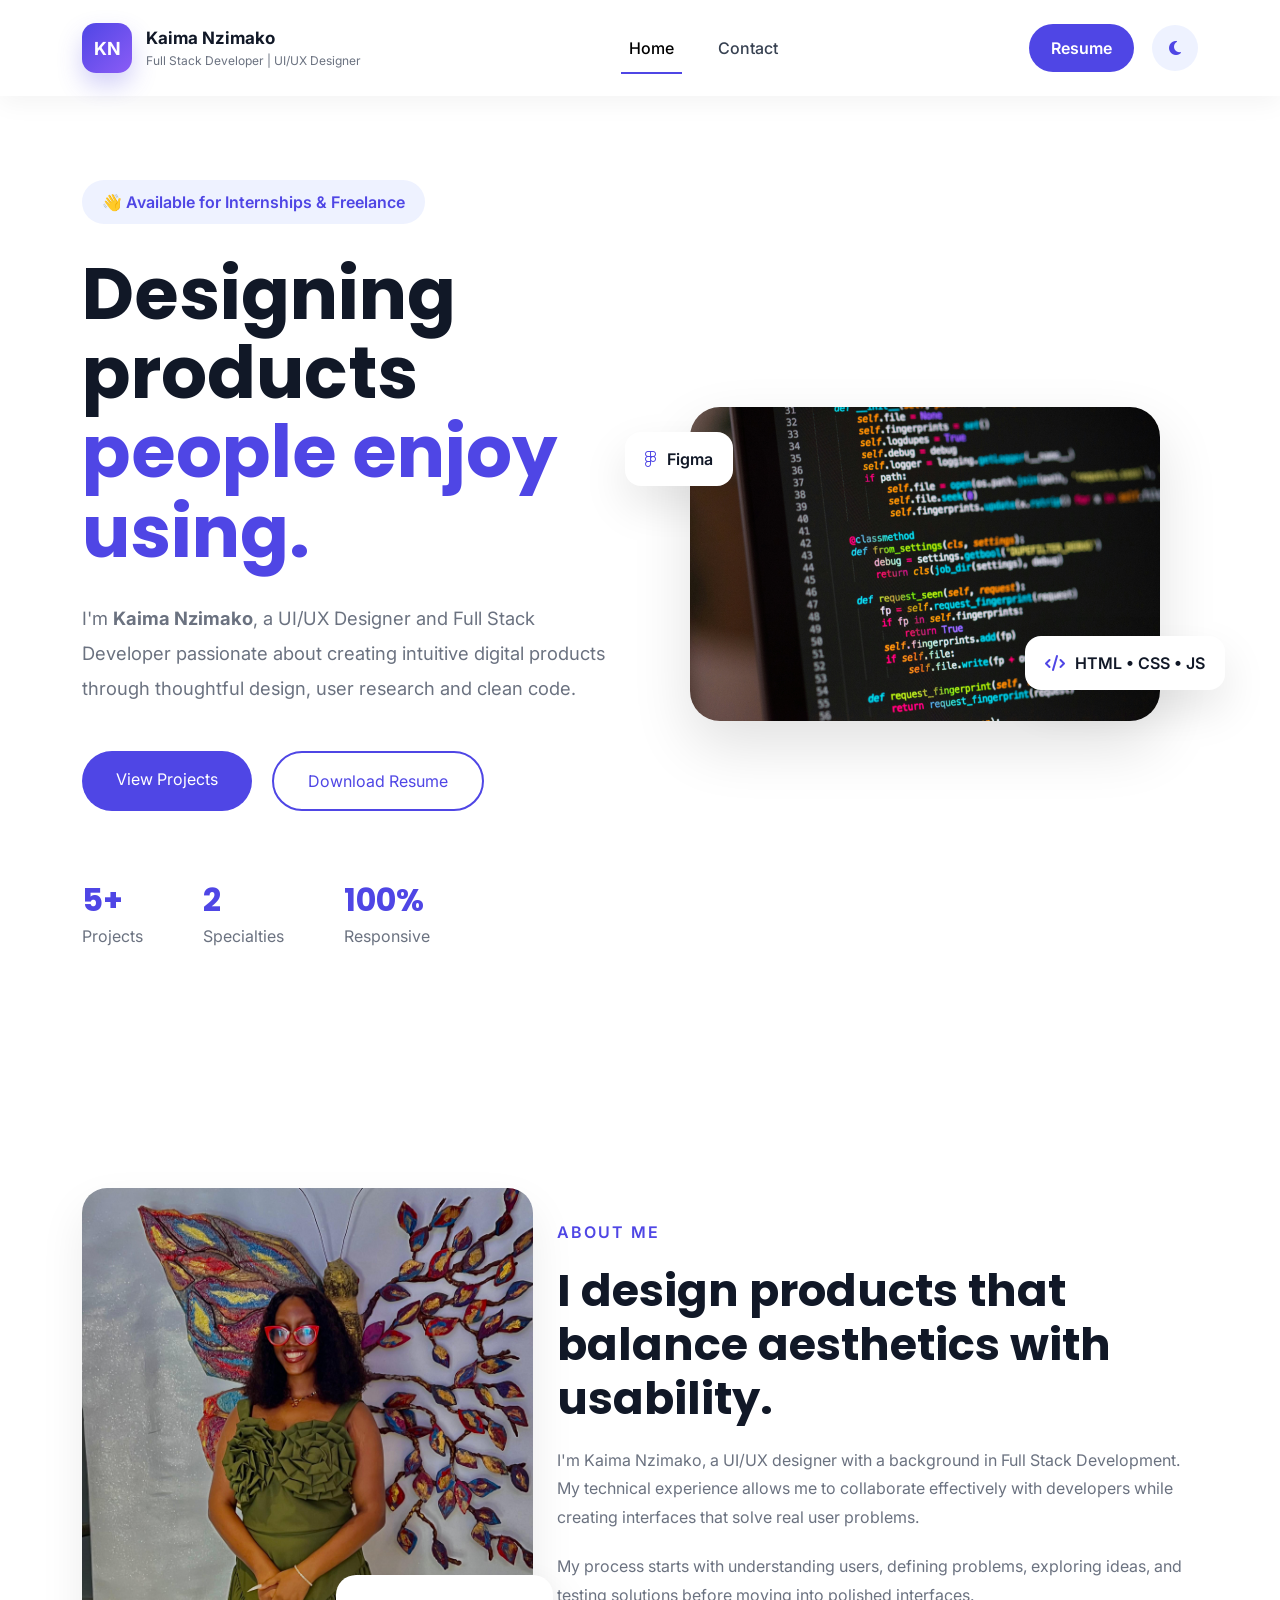
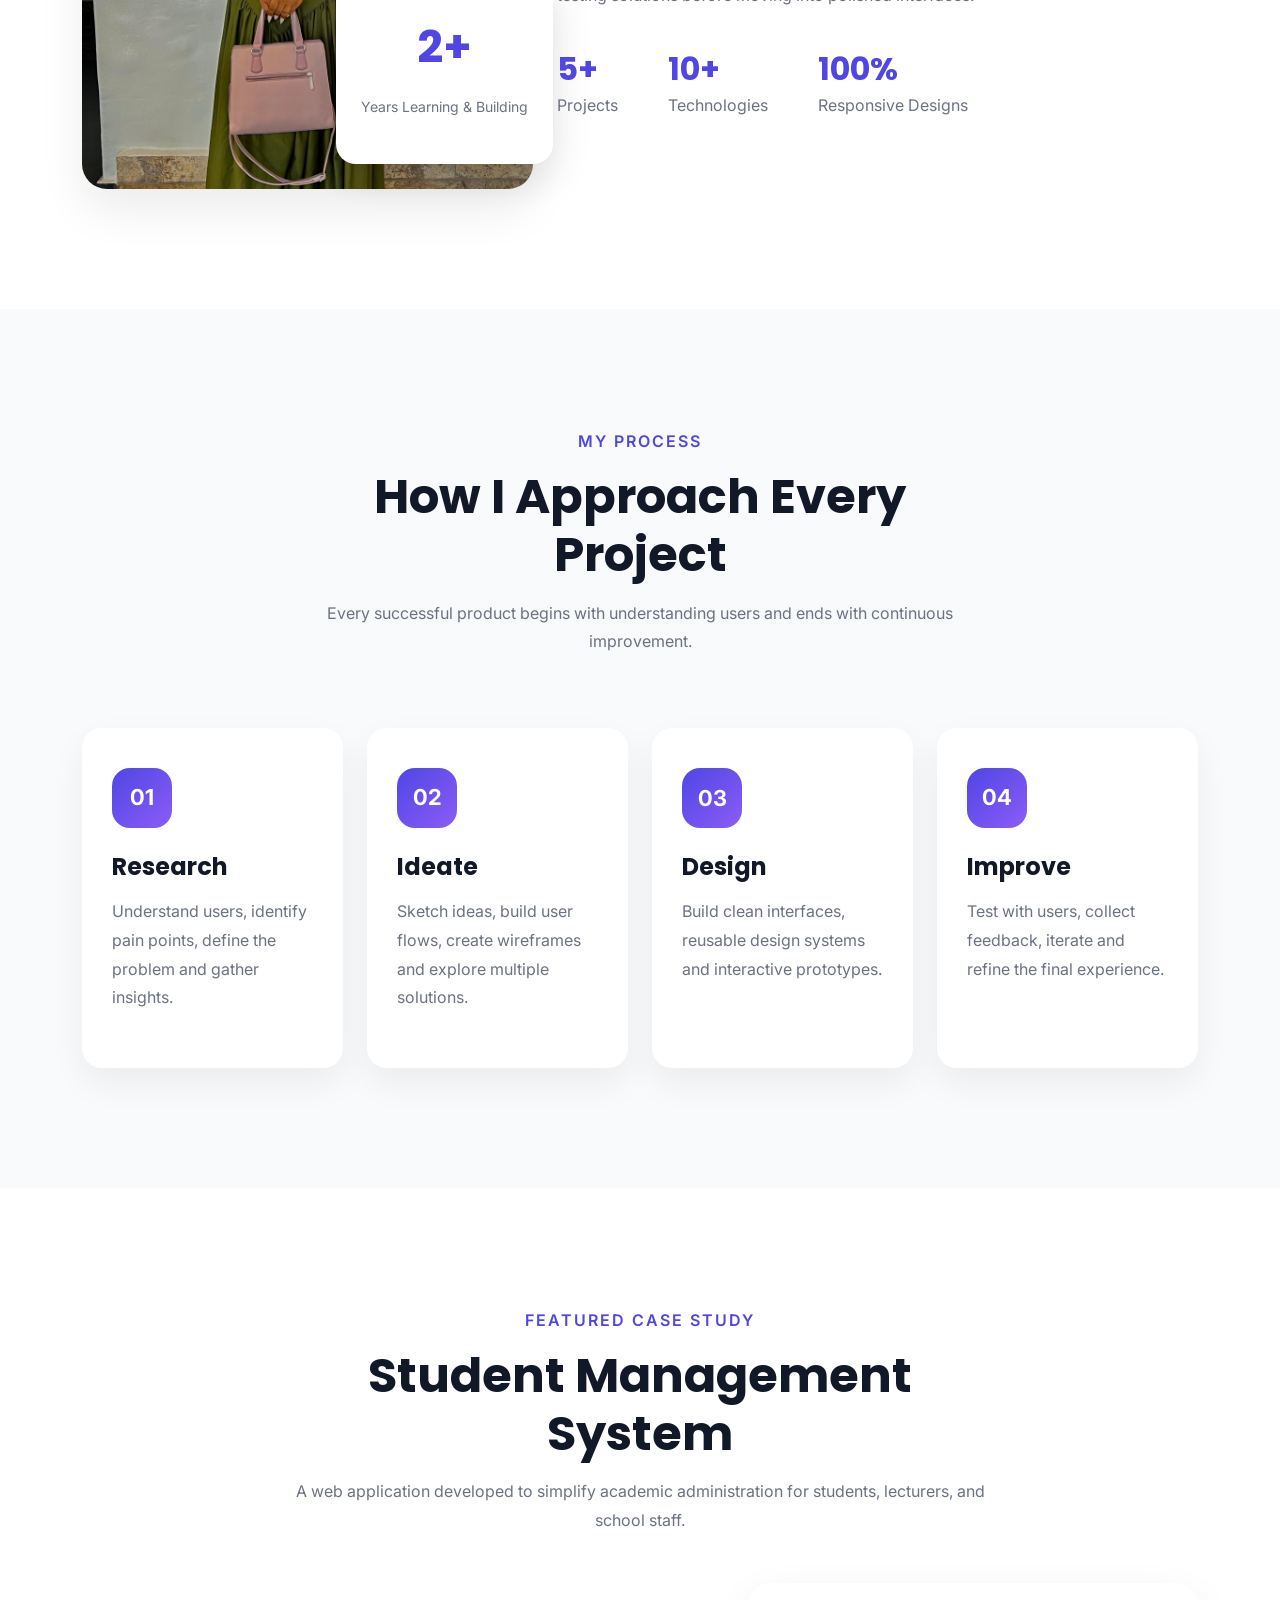
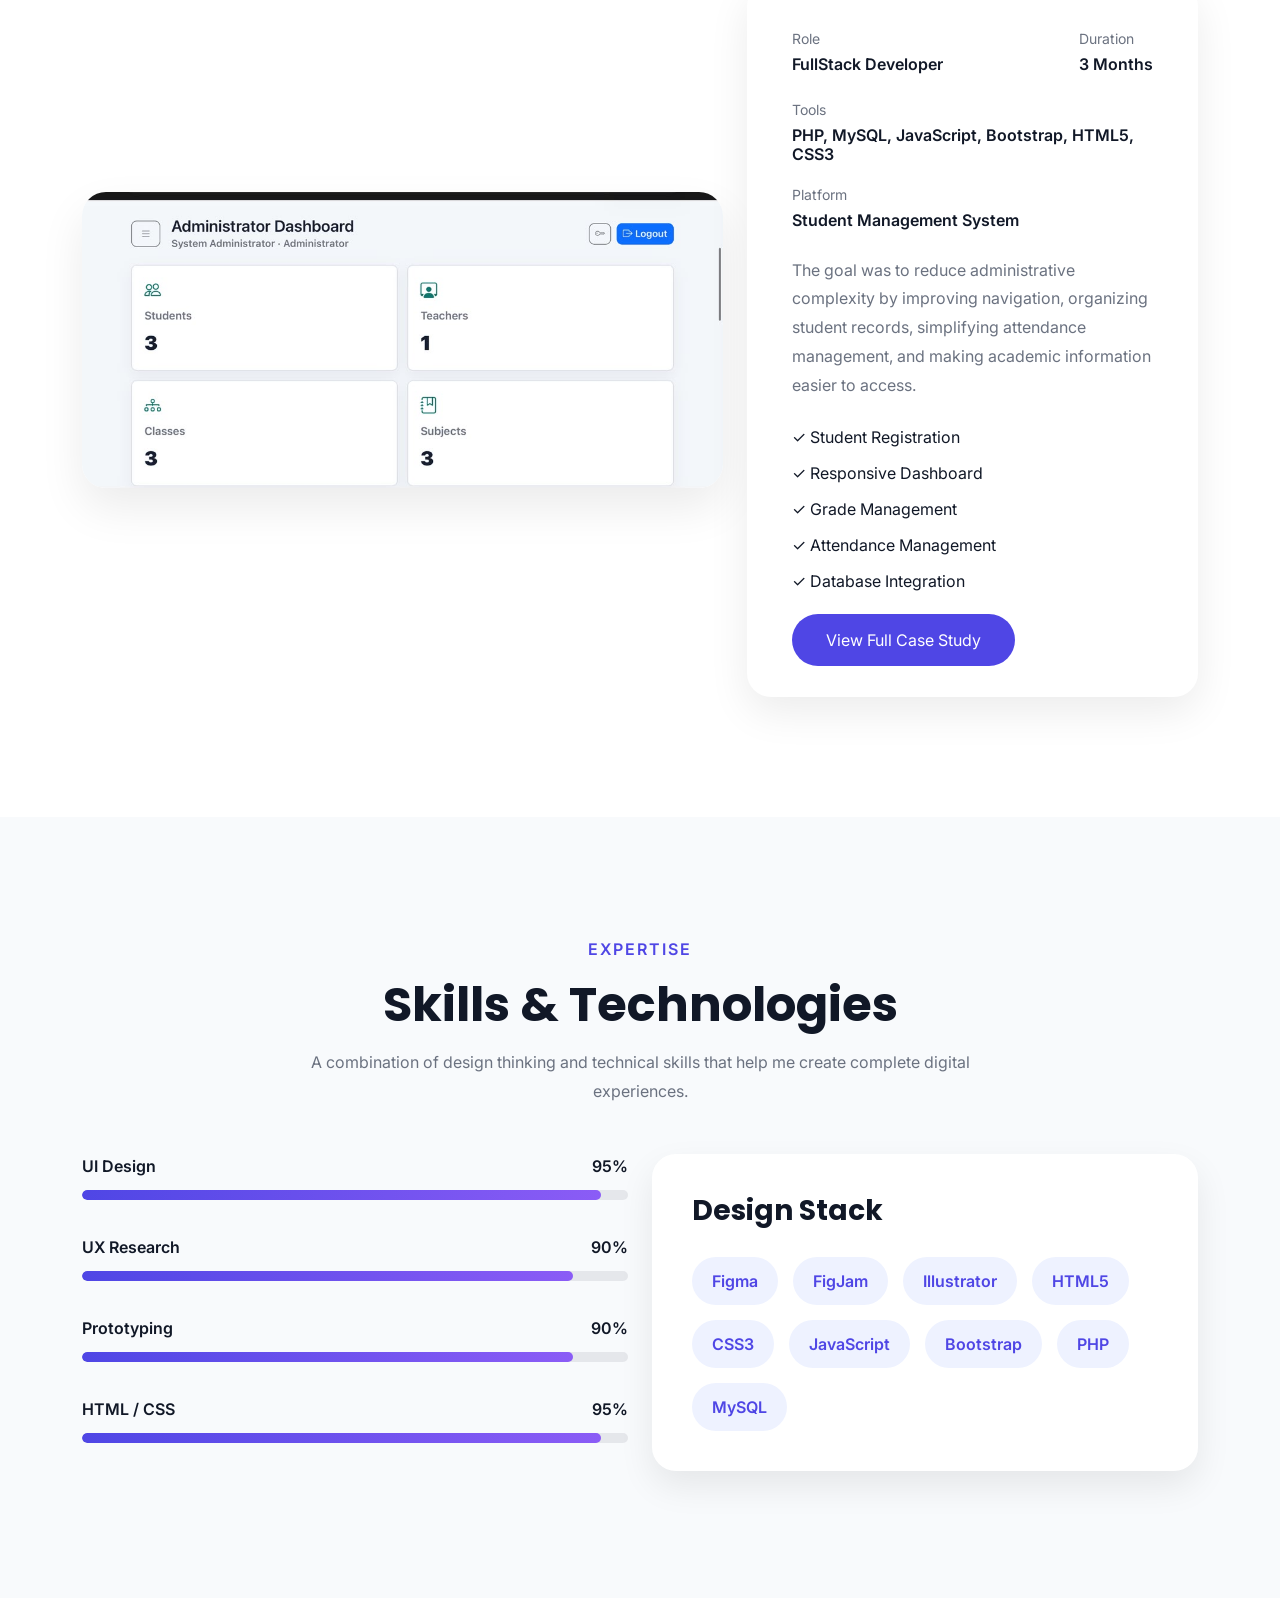
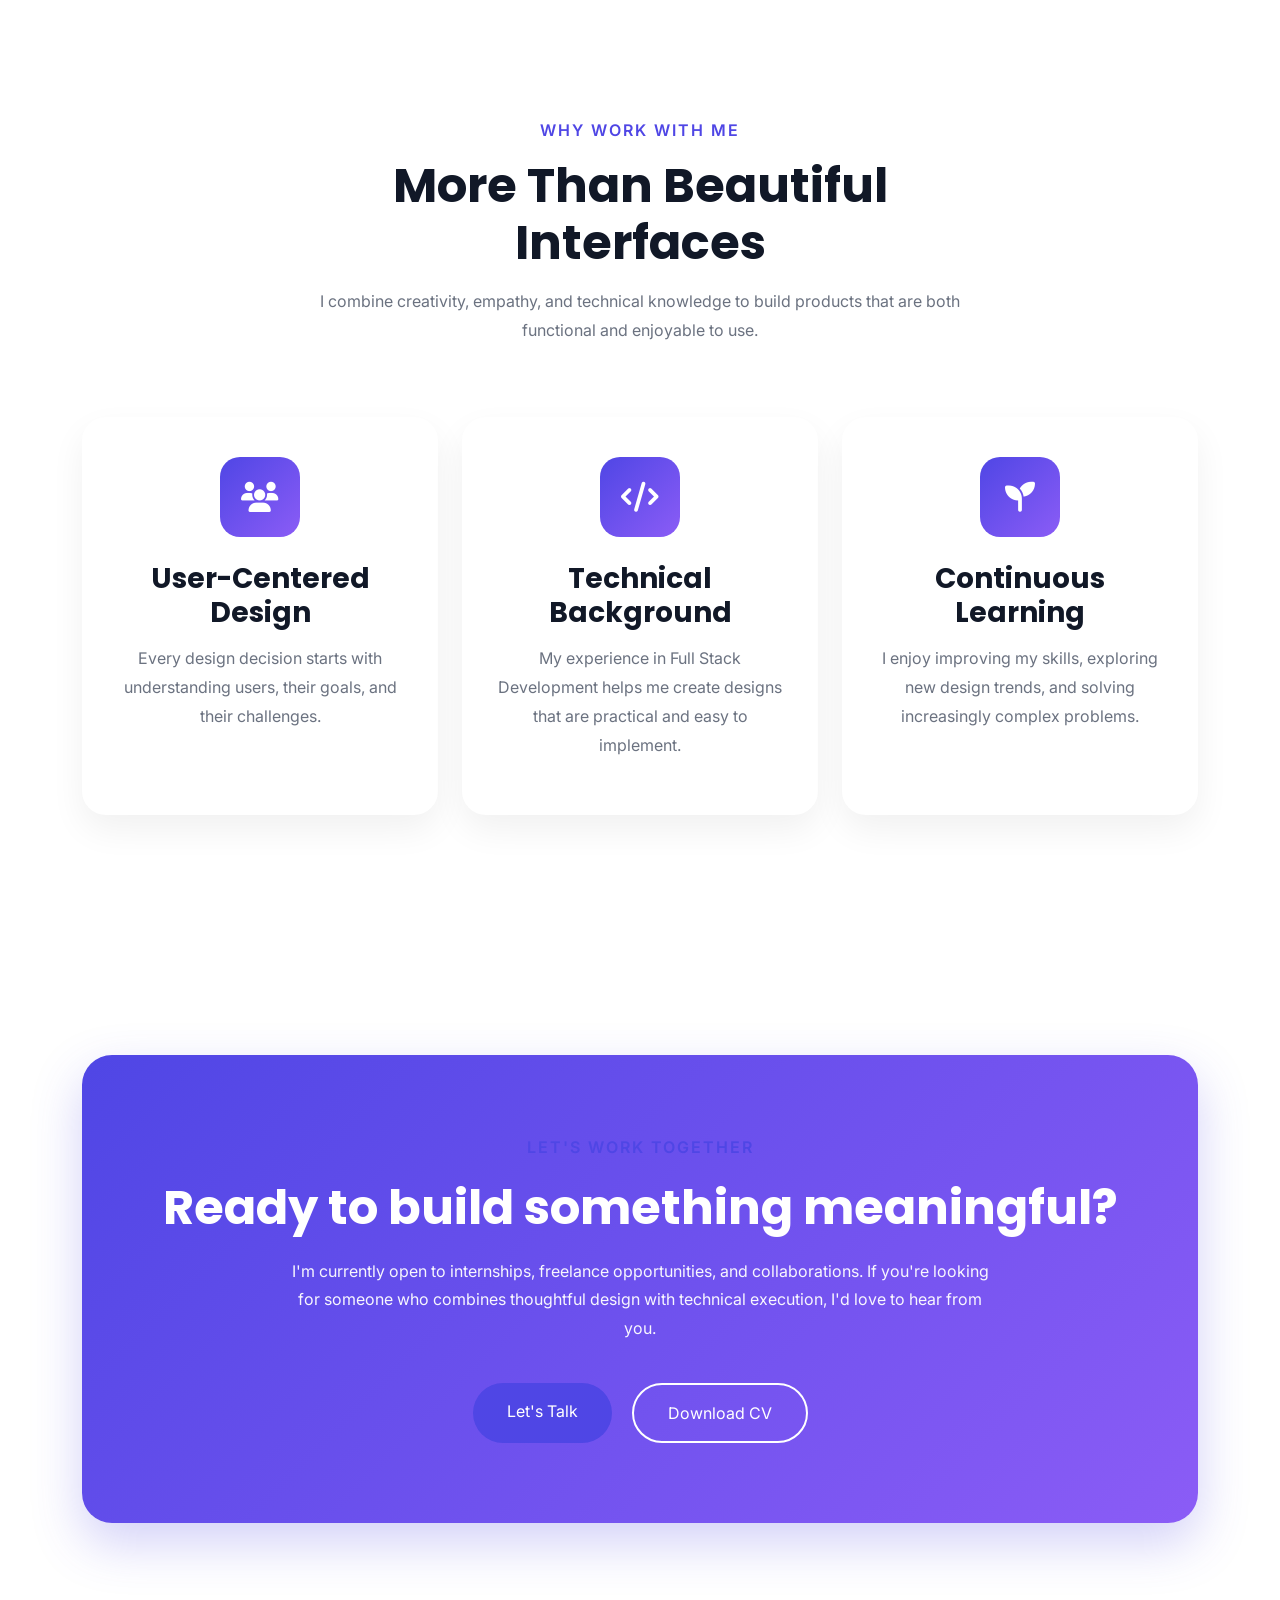
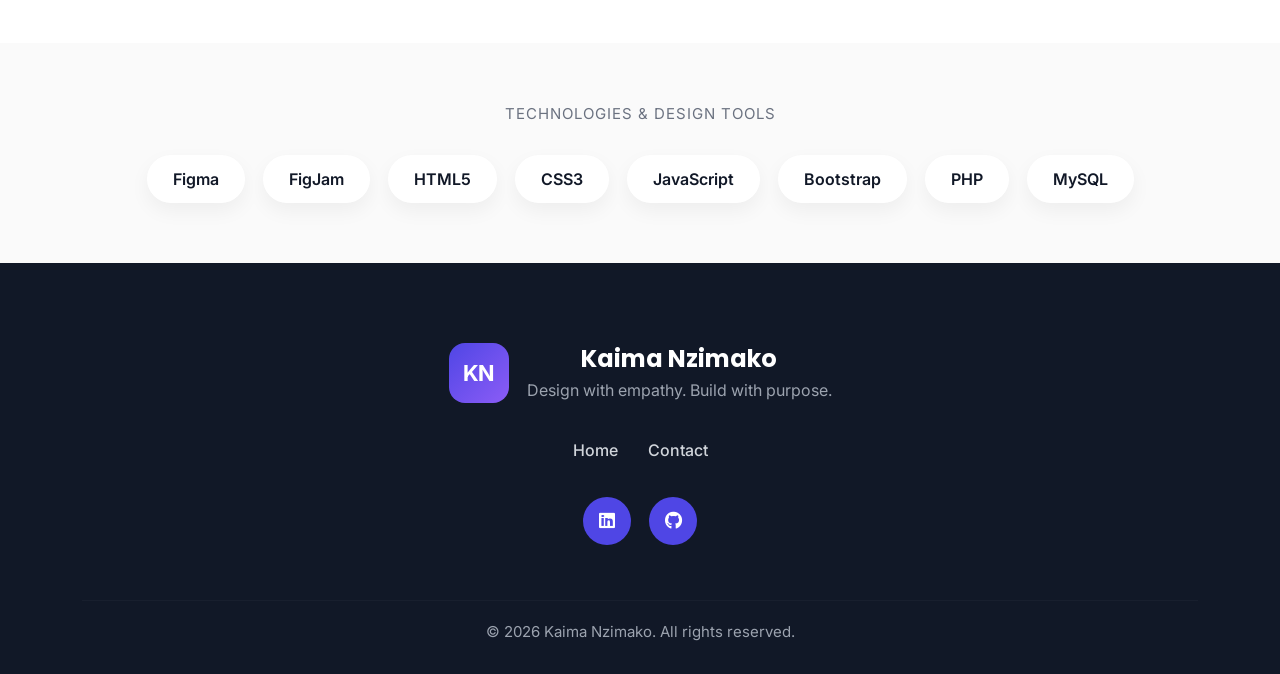
<file: index.html>
<!DOCTYPE html>
<html lang="en">

<head>
    <meta charset="UTF-8">
    <meta name="viewport" content="width=device-width, initial-scale=1.0">

    <title>Kaima Nzimako |  Full Stack Developer</title>

    <meta name="description"
        content="Portfolio of Kaima Nzimako, UI/UX Designer and Full Stack Developer.">

    <!-- Google Fonts -->
    <link rel="preconnect" href="https://fonts.googleapis.com">
    <link rel="preconnect" href="https://fonts.gstatic.com" crossorigin>

    <link href="https://fonts.googleapis.com/css2?family=Poppins:wght@400;500;600;700&family=Inter:wght@400;500;600&display=swap"
        rel="stylesheet">

    <!-- Bootstrap -->
    <link href="https://cdn.jsdelivr.net/npm/bootstrap@5.3.3/dist/css/bootstrap.min.css"
        rel="stylesheet">

    <!-- Font Awesome -->
    <link rel="stylesheet"
        href="https://cdnjs.cloudflare.com/ajax/libs/font-awesome/6.5.2/css/all.min.css">

        <!-- AOS Animation -->

          <link rel="stylesheet"      
          href="https://unpkg.com/aos@2.3.4/dist/aos.css">

    <!-- Your CSS -->
    <link rel="stylesheet" href="assets/css/style.css">
    <link rel="stylesheet" href="assets/css/responsive.css">
</head>

<body>

    <!-- ================= NAVBAR ================= -->
<nav class="navbar navbar-expand-lg fixed-top custom-navbar">

    <div class="container">

        <a class="navbar-brand logo" href="index.html">

            <div class="logo-icon">
                KN
            </div>

            <div class="logo-text">
                <span>Kaima Nzimako</span>
                <small> Full Stack Developer | UI/UX Designer </small>
            </div>

        </a>

        <button
            class="navbar-toggler"
            type="button"
            data-bs-toggle="collapse"
            data-bs-target="#navbarMenu"
            aria-controls="navbarMenu"
            aria-expanded="false"
            aria-label="Toggle navigation">

            <i class="fa-solid fa-bars"></i>

        </button>

        <div class="collapse navbar-collapse" id="navbarMenu">

            <ul class="navbar-nav mx-auto">

                <li class="nav-item">
                    <a class="nav-link active" href="index.html">Home</a>
                </li>

    

                <li class="nav-item">
                    <a class="nav-link" href="pages/contact.html">Contact</a>
                </li>

            </ul>

            <div class="nav-actions">

                <a
                    href="./resume/kaima_nzimako_resume.pdf"
                    class="resume-btn"
                    download>

                    Resume

                </a>

                <button id="themeToggle" class="theme-btn">

                    <i class="fa-solid fa-moon"></i>

                </button>

            </div>

        </div>

    </div>

</nav>

    <!-- ================= HERO ================= -->

<section class="hero" data-aos="fade-up">

    <div class="container">

        <div class="row align-items-center gy-5">

            <!-- Left -->

            <div class="col-lg-6" data-aos="fade-right">

                <span class="hero-badge">
                    👋 Available for Internships & Freelance
                </span>

                <h1>

                    Designing products

                    <span>people enjoy using.</span>

                </h1>

                <p>

                    I'm <strong>Kaima Nzimako</strong>, a UI/UX Designer and Full Stack Developer passionate about creating intuitive digital products through thoughtful design, user research and clean code.

                </p>

                <div class="hero-buttons">

                    <a href="./case-studies/student-management.html" class="btn-primary-custom">

                        View Projects

                    </a>

                    <a href="./resume/kaima_nzimako_resume.pdf"
                        class="btn-secondary-custom"
                        download>

                        Download Resume

                    </a>

                </div>

                <div class="hero-stats">

                    <div>

                        <h3>5+</h3>

                        <span>Projects</span>

                    </div>

                    <div>

                        <h3>2</h3>

                        <span>Specialties</span>

                    </div>

                    <div>

                        <h3>100%</h3>

                        <span>Responsive</span>

                    </div>

                </div>

            </div>

            <!-- Right -->

            <div class="col-lg-6" data-aos="fade-left">

                <div class="hero-image-wrapper">

                    <div class="floating-card figma">

                        <i class="fa-brands fa-figma"></i>

                        Figma

                    </div>

                    <div class="floating-card code">

                        <i class="fa-solid fa-code"></i>

                        HTML • CSS • JS

                    </div>

                    <img
                        src="assets/images/hero3.jpg"
                        class="hero-image"
                        alt="Kaima Nzimako">

                </div>

            </div>

        </div>

    </div>

</section>


<!-- ================= ABOUT PREVIEW ================= -->

<section class="about-preview" data-aos="fade-up">

    <div class="container">

        <div class="row align-items-center">

            <div class="col-lg-5" data-aos="fade-right">

                <div class="about-image-wrapper">

                    <img src="./assets/images/kaima.jpeg"
                        alt="Kaima Nzimako"
                        class="about-image">

                    <div class="experience-card">

                        <h2>2+</h2>

                        <p>Years Learning & Building</p>

                    </div>

                </div>

            </div>

            <div class="col-lg-7" data-aos="fade-left">

                <span class="section-tag">

                    ABOUT ME

                </span>

                <h2>

                    I design products that balance aesthetics with usability.

                </h2>

                <p>

                    I'm Kaima Nzimako, a UI/UX designer with a background in Full Stack Development. My technical experience allows me to collaborate effectively with developers while creating interfaces that solve real user problems.

                </p>

                <p>

                    My process starts with understanding users, defining problems, exploring ideas, and testing solutions before moving into polished interfaces.

                </p>

                <div class="about-stats">

                    <div>

                        <h3>5+</h3>

                        <span>Projects</span>

                    </div>

                    <div>

                        <h3>10+</h3>

                        <span>Technologies</span>

                    </div>

                    <div>

                        <h3>100%</h3>

                        <span>Responsive Designs</span>

                    </div>

                </div>

            </div>

        </div>

    </div>

</section>

<!-- ================= MY PROCESS ================= -->

<section class="process-section" data-aos="fade-up">

    <div class="container">

        <div class="section-heading text-center">

            <span class="section-tag">
                MY PROCESS
            </span>

            <h2>
                How I Approach Every Project
            </h2>

            <p>

                Every successful product begins with understanding users and ends with continuous improvement.

            </p>

        </div>

        <div class="row g-4 mt-5">

            <div class="col-lg-3 col-md-6">

                <div class="process-card" data-aos="zoom-in">

                    <div class="process-number">

                        01

                    </div>

                    <h4>Research</h4>

                    <p>

                        Understand users, identify pain points, define the problem and gather insights.

                    </p>

                </div>

            </div>

            <div class="col-lg-3 col-md-6">

                <div class="process-card" data-aos="zoom-in" data-aos-delay="100">

                    <div class="process-number">

                        02

                    </div>

                    <h4>Ideate</h4>

                    <p>

                        Sketch ideas, build user flows, create wireframes and explore multiple solutions.

                    </p>

                </div>

            </div>

            <div class="col-lg-3 col-md-6">

                <div class="process-card" data-aos="zoom-in" data-aos-delay="300">

                    <div class="process-number">

                        03

                    </div>

                    <h4>Design</h4>

                    <p>

                        Build clean interfaces, reusable design systems and interactive prototypes.

                    </p>

                </div>

            </div>

            <div class="col-lg-3 col-md-6">

                <div class="process-card" data-aos="zoom-in" data-aos-delay="300">

                    <div class="process-number">

                        04

                    </div>

                    <h4>Improve</h4>

                    <p>

                        Test with users, collect feedback, iterate and refine the final experience.

                    </p>

                </div>

            </div>

        </div>

    </div>

</section>

<!-- ================= FEATURED CASE STUDY ================= -->

<section class="featured-case-study" data-aos="fade-up">

    <div class="container">

        <div class="section-heading text-center" data-aos="fade-up">

            <span class="section-tag">

                FEATURED CASE STUDY

            </span>

            <h2>

                Student Management System

            </h2>

            <p>

                A web application developed to simplify academic administration for students, lecturers, and school staff.

            </p>

        </div>

        <div class="row align-items-center mt-5">

            <div class="col-lg-7" data-aos="fade-right">

                <img src="./assets/images/student-management.jpeg"
                    alt="Student Management Dashboard"
                    class="case-study-image">

            </div>

            <div class="col-lg-5" data-aos="fade-left">

                <div class="case-study-card">

                    <div class="case-meta">

                        <div>

                            <small>Role</small>

                            <h6>FullStack Developer</h6>

                        </div>

                        <div>

                            <small>Duration</small>

                            <h6>3 Months</h6>

                        </div>

                    </div>

                    <div class="case-meta">

                        <div>

                            <small>Tools</small>

                            <h6>PHP, MySQL, JavaScript, Bootstrap, HTML5, CSS3</h6>

                        </div>

                        <div>

                            <small>Platform</small>

                            <h6>Student Management System</h6>

                        </div>

                    </div>

                    <p>

                        The goal was to reduce administrative complexity by improving navigation, organizing student records, simplifying attendance management, and making academic information easier to access.

                    </p>

                    <ul>

                        <li>✓ Student Registration</li>
                        <li>✓ Responsive Dashboard</li>
                        <li>✓ Grade Management</li>
                        <li>✓ Attendance Management</li>
                        <li>✓ Database Integration</li>

                    </ul>

                    <a href="case-studies/student-management.html"
                        class="btn-primary-custom">

                        View Full Case Study

                    </a>

                </div>

            </div>

        </div>

    </div>

</section>
<!-- ================= SKILLS ================= -->

<section class="skills-section" data-aos="fade-up">

    <div class="container">

        <div class="section-heading text-center">

            <span class="section-tag">

                EXPERTISE

            </span>

            <h2>

                Skills & Technologies

            </h2>

            <p>

                A combination of design thinking and technical skills that help me create complete digital experiences.

            </p>

        </div>

        <div class="row mt-5">

            <!-- Left -->

            <div class="col-lg-6" data-aos="fade-right">

                <div class="skill">

                    <div class="skill-title">

                        <span>UI Design</span>

                        <span>95%</span>

                    </div>

                    <div class="skill-bar">

                        <div class="skill-progress ui"></div>

                    </div>

                </div>

                <div class="skill">

                    <div class="skill-title">

                        <span>UX Research</span>

                        <span>90%</span>

                    </div>

                    <div class="skill-bar">

                        <div class="skill-progress ux"></div>

                    </div>

                </div>

                <div class="skill">

                    <div class="skill-title">

                        <span>Prototyping</span>

                        <span>90%</span>

                    </div>

                    <div class="skill-bar">

                        <div class="skill-progress proto"></div>

                    </div>

                </div>

                <div class="skill">

                    <div class="skill-title">

                        <span>HTML / CSS </span>

                        <span>95%</span>

                    </div>

                    <div class="skill-bar">

                        <div class="skill-progress html"></div>

                    </div>

                </div>

            </div>

            <!-- Right -->

            <div class="col-lg-6" data-aos="fade-left">

                <div class="tools-card">

                    <h3>Design Stack</h3>

                    <div class="tool-grid">

                        <span>Figma</span>

                        <span>FigJam</span>

                        <span>Illustrator</span>

                        <span>HTML5</span>

                        <span>CSS3</span>

                        <span>JavaScript</span>

                        <span>Bootstrap</span>

                        <span>PHP</span>

                        <span>MySQL</span>

                    </div>

                </div>

            </div>

        </div>

    </div>

</section>

<!-- ================= WHY WORK WITH ME ================= -->

<section class="why-me" data-aos="fade-up">

    <div class="container">

        <div class="section-heading text-center">

            <span class="section-tag">

                WHY WORK WITH ME

            </span>

            <h2>

                More Than Beautiful Interfaces

            </h2>

            <p>

                I combine creativity, empathy, and technical knowledge to build products that are both functional and enjoyable to use.

            </p>

        </div>

        <div class="row g-4 mt-5">

            <div class="col-lg-4">

                <div class="why-card" data-aos="flip-left">

                    <div class="why-icon">

                        <i class="fa-solid fa-users"></i>

                    </div>

                    <h3>User-Centered Design</h3>

                    <p>

                        Every design decision starts with understanding users, their goals, and their challenges.

                    </p>

                </div>

            </div>

            <div class="col-lg-4">

                <div class="why-card" data-aos="flip-left" data-aos-delay="150">

                    <div class="why-icon">

                        <i class="fa-solid fa-code"></i>

                    </div>

                    <h3>Technical Background</h3>

                    <p>

                        My experience in Full Stack Development helps me create designs that are practical and easy to implement.

                    </p>

                </div>

            </div>

            <div class="col-lg-4">

                <div class="why-card" data-aos="flip-left" data-aos-delay="300">

                    <div class="why-icon">

                        <i class="fa-solid fa-seedling"></i>

                    </div>

                    <h3>Continuous Learning</h3>

                    <p>

                        I enjoy improving my skills, exploring new design trends, and solving increasingly complex problems.

                    </p>

                </div>

            </div>

        </div>

    </div>

</section>
<!-- ================= CTA ================= -->

<section class="cta-section" data-aos="fade-up">

    <div class="container">

        <div class="cta-box" data-aos="zoom-in">

            <span class="section-tag">
                LET'S WORK TOGETHER
            </span>

            <h2>
                Ready to build something meaningful?
            </h2>

            <p>
                I'm currently open to internships, freelance opportunities, and collaborations. If you're looking for someone who combines thoughtful design with technical execution, I'd love to hear from you.
            </p>

            <div class="cta-buttons">

                <a href="pages/contact.html" class="btn-primary-custom">
                    Let's Talk
                </a>

                <a href="assets/resume/kaima_nzimako_resume.pdf"
                    download
                    class="btn-secondary-custom">

                    Download CV

                </a>

            </div>

        </div>

    </div>

</section>


         <!-- ================= TRUSTED TOOLS ================= -->

<section class="tools-section" data-aos="fade-up">

    <div class="container">

        <p class="tools-title">

            Technologies & Design Tools

        </p>

        <div class="tools-wrapper" data-aos="fade-up">

            <span>Figma</span>

            <span>FigJam</span>

            <span>HTML5</span>

            <span>CSS3</span>

            <span>JavaScript</span>

            <span>Bootstrap</span>

            <span>PHP</span>

            <span>MySQL</span>

        </div>

    </div>

</section>

       <!-- ================= FOOTER ================= -->

<footer class="footer" data-aos="fade-up">

    <div class="container">

        <div class="footer-logo">

            <div class="logo-box">
                KN
            </div>

            <div>
                <h4>Kaima Nzimako</h4>
                <p>Design with empathy. Build with purpose.</p>
            </div>

        </div>

        <div class="footer-links">

            <a href="index.html">Home</a>
            <a href="pages/contact.html">Contact</a>

        </div>

        <div class="footer-socials">

            <a href="https://www.linkedin.com/in/kachisicho-nzimako-9781a5349?utm_source=share_via&utm_content=profile&utm_medium=member_ios">
                <i class="fab fa-linkedin"></i>
            </a>

            <a href="https://github.com/PurplePirate28">
                <i class="fab fa-github"></i>
            </a>

        </div>

        <hr>

        <p class="copyright">
            © 2026 Kaima Nzimako. All rights reserved.
        </p>

    </div>

</footer>

          <button id="backToTop">
            <i class="fa-solid fa-arrow-up"></i>
          </button>
   
    <!-- Bootstrap -->

    <script src="https://cdn.jsdelivr.net/npm/bootstrap@5.3.3/dist/js/bootstrap.bundle.min.js"></script>

    <!-- JavaScript -->
  
    
<script src="https://unpkg.com/aos@2.3.4/dist/aos.js"></script>

<script>
AOS.init({

    duration:900,

    once:true,

    offset:100

});

</script>

<script src="assets/js/app.js"></script>
</body>
</html>
</file>
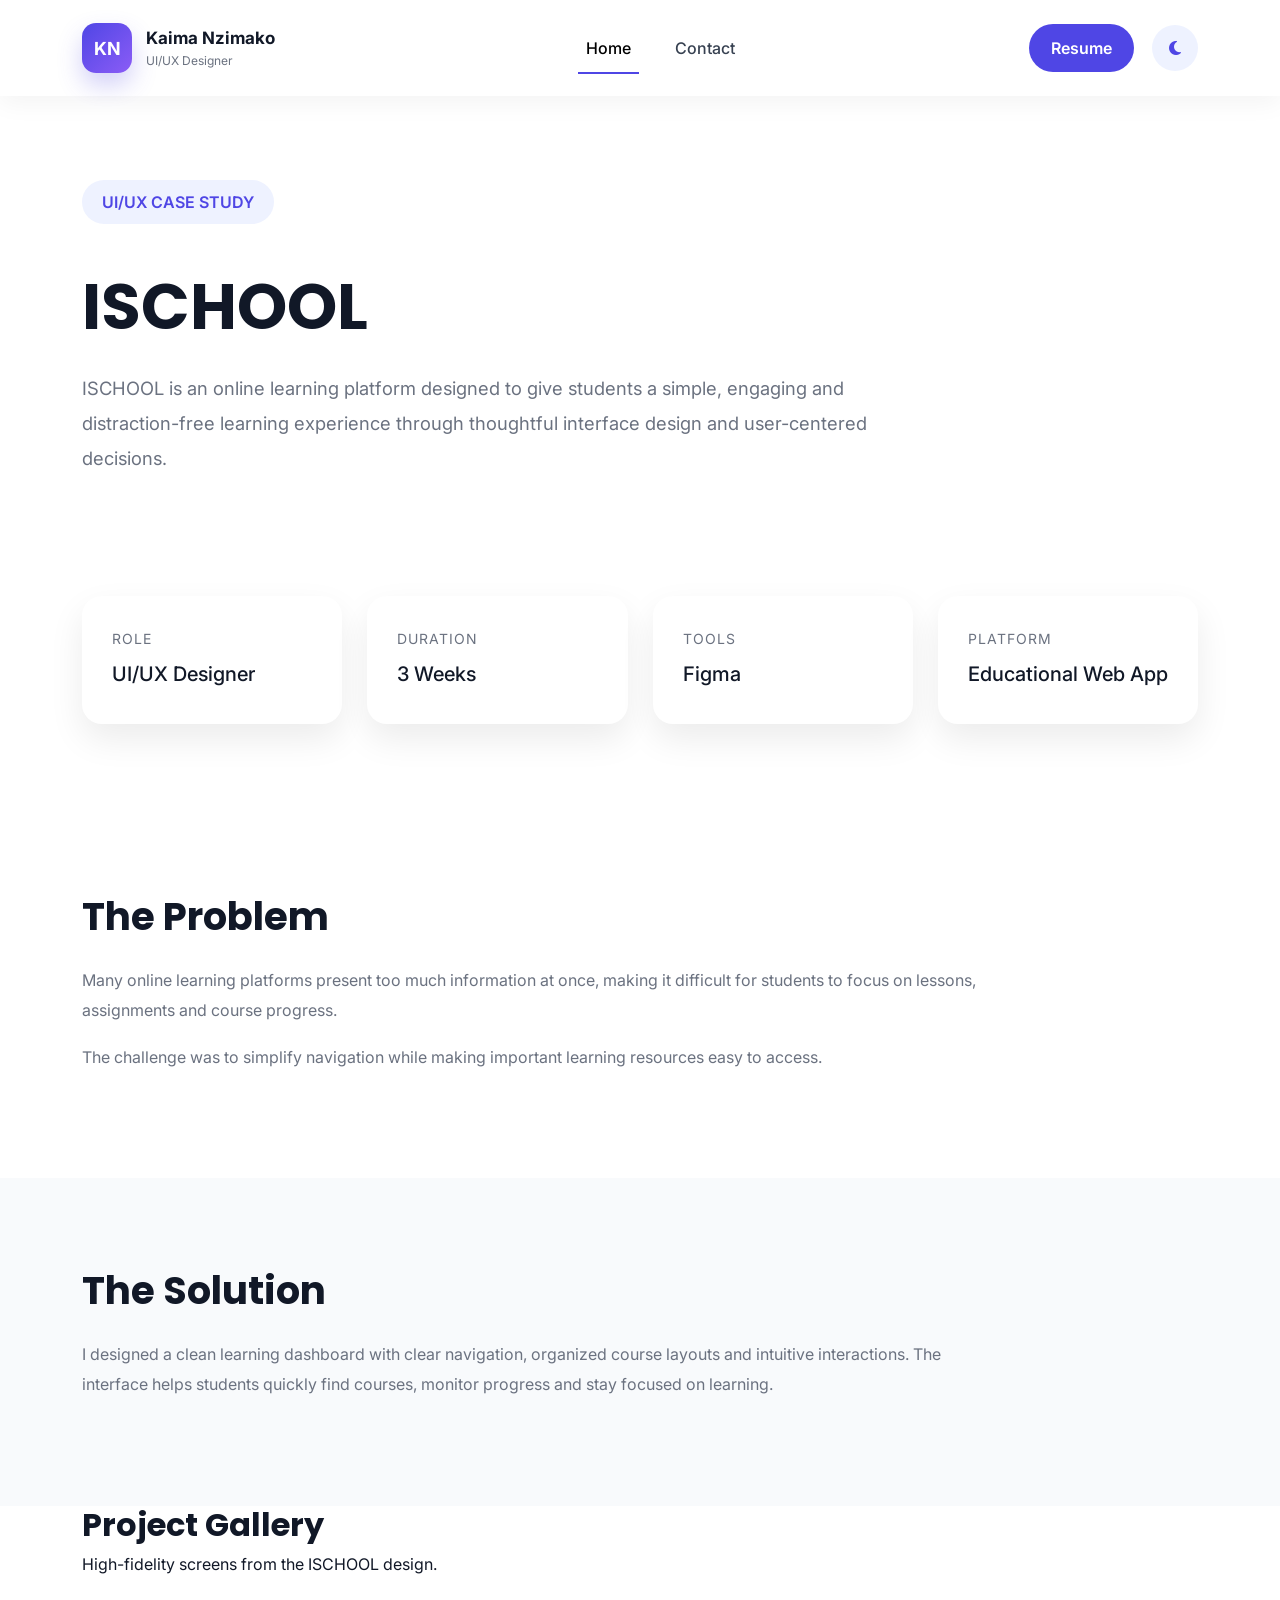
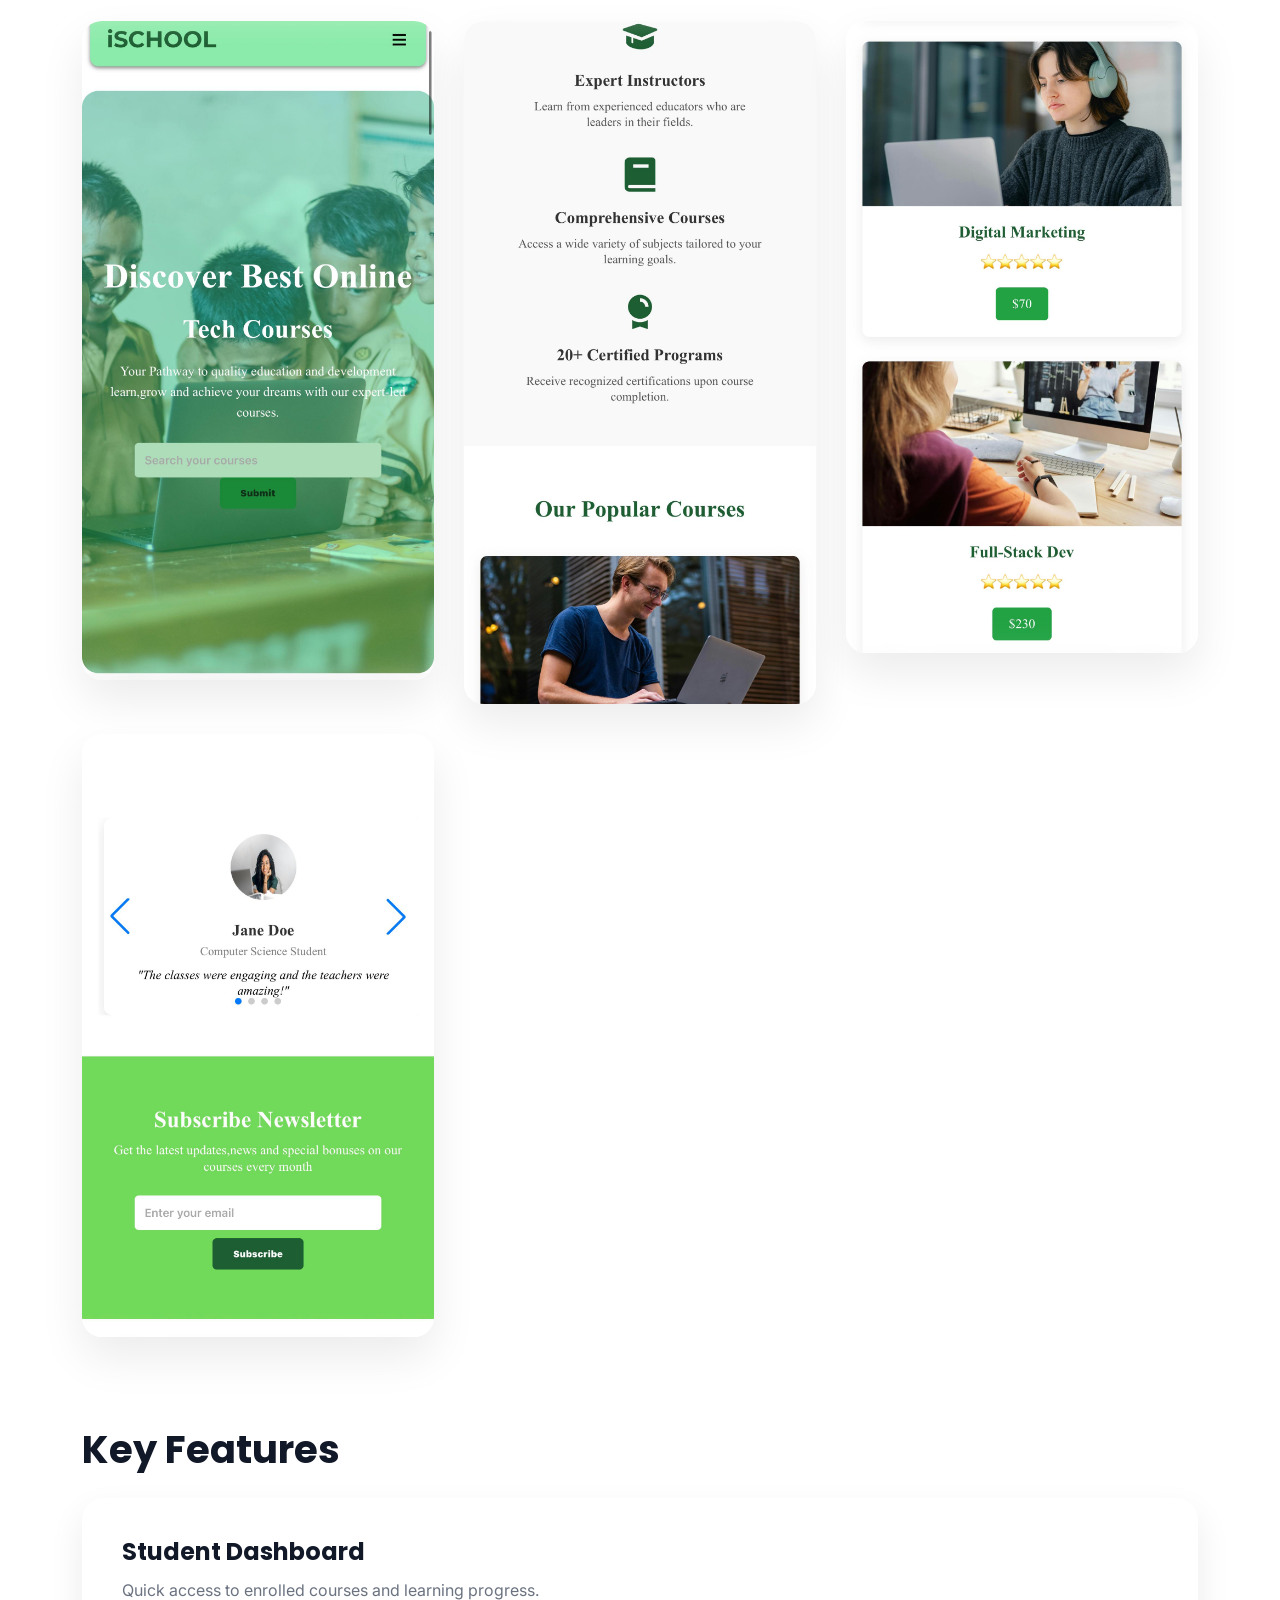
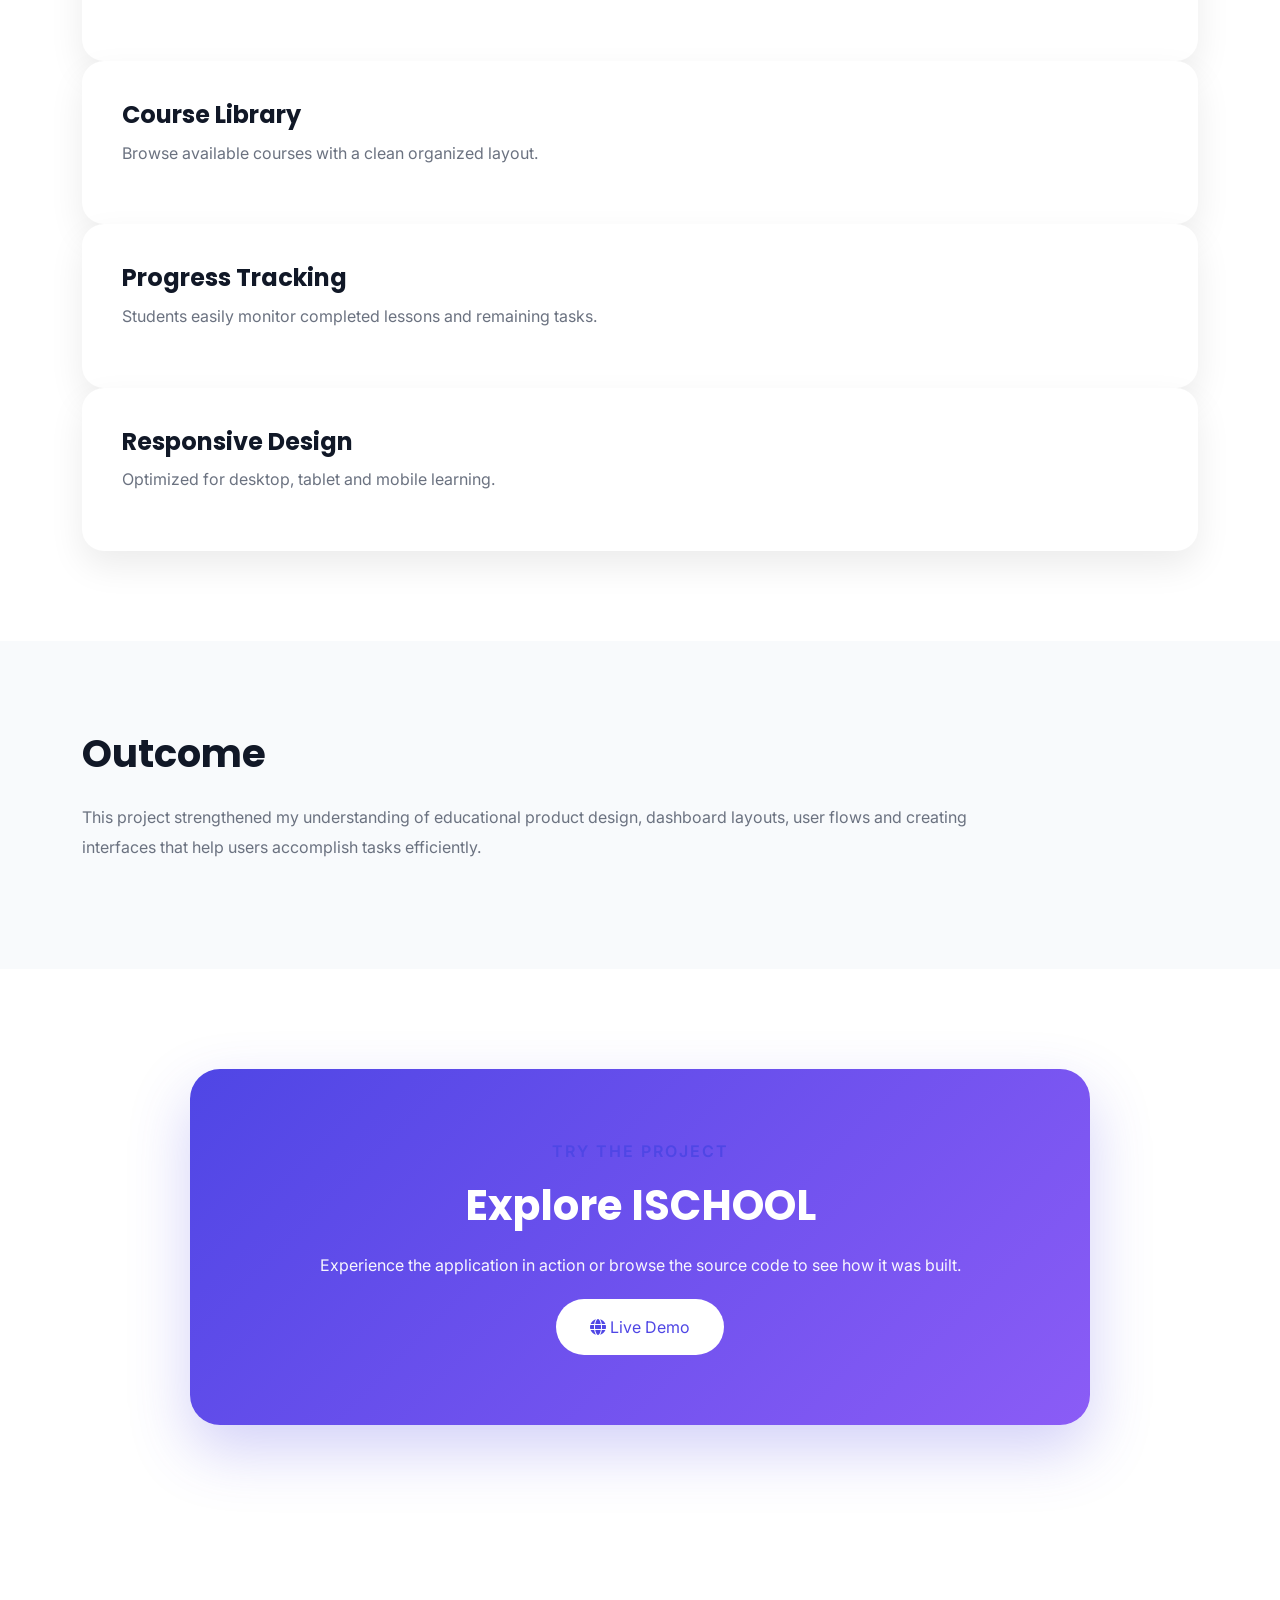
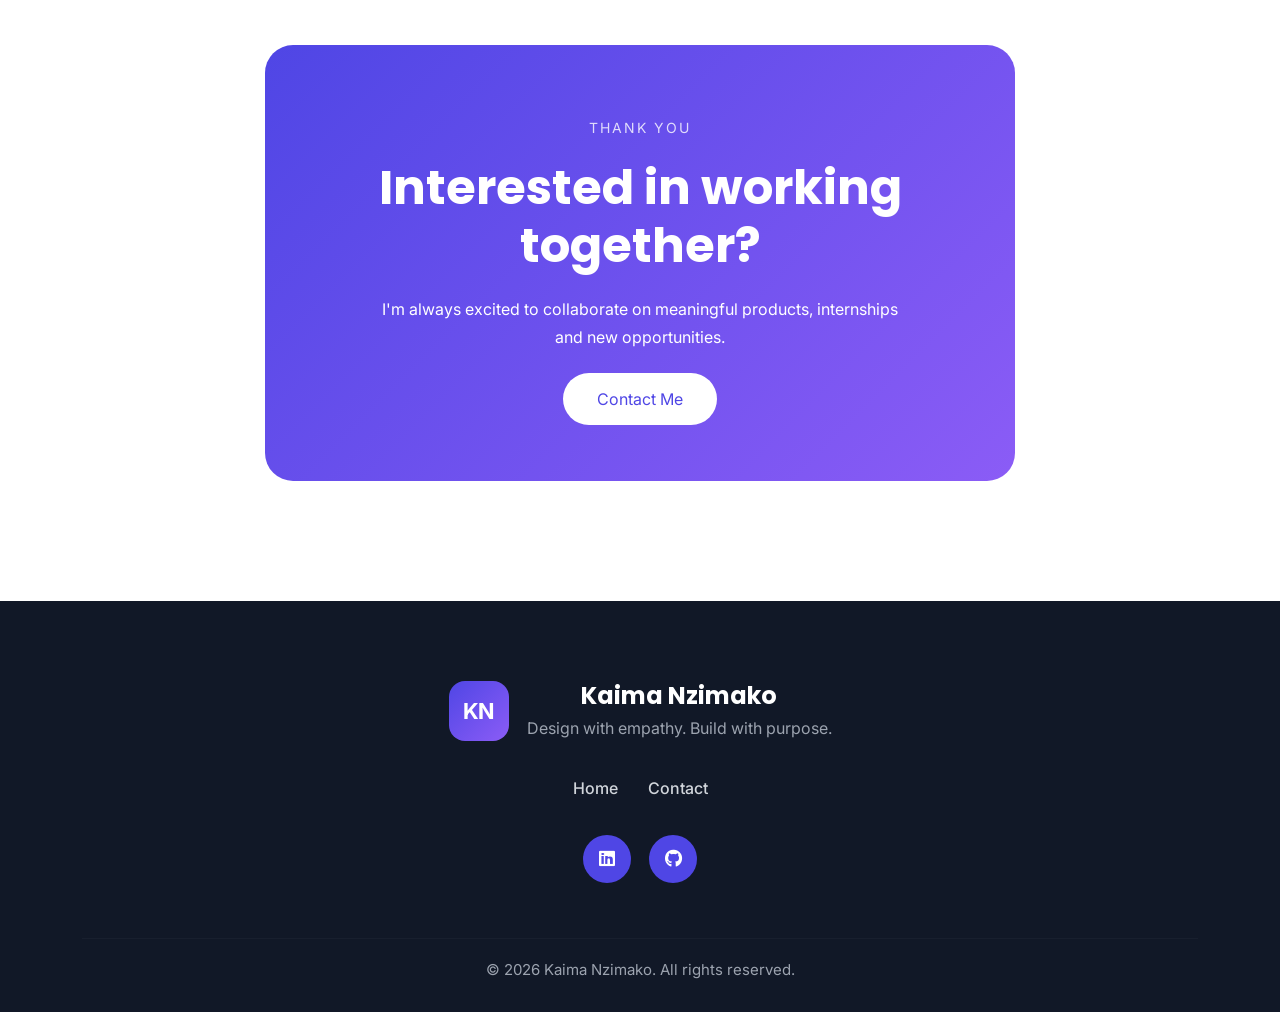
<file: case-studies/ischool.html>
<!DOCTYPE html>
    <html lang="en">
    <head>
        <meta charset="UTF-8">
        <meta name="viewport" content="width=device-width, initial-scale=1.0">

        <title>Kaima Nzimako | UI/UX Designer</title>

        <meta name="description"
            content="Portfolio of Kaima Nzimako, UI/UX Designer and Full Stack Developer.">

        <!-- Google Fonts -->
        <link rel="preconnect" href="https://fonts.googleapis.com">
        <link rel="preconnect" href="https://fonts.gstatic.com" crossorigin>

        <link href="https://fonts.googleapis.com/css2?family=Poppins:wght@400;500;600;700&family=Inter:wght@400;500;600&display=swap"
            rel="stylesheet">

        <!-- Bootstrap -->
        <link href="https://cdn.jsdelivr.net/npm/bootstrap@5.3.3/dist/css/bootstrap.min.css"
            rel="stylesheet">

        <!-- Font Awesome -->
        <link rel="stylesheet"
            href="https://cdnjs.cloudflare.com/ajax/libs/font-awesome/6.5.2/css/all.min.css">

            <!-- AOS Animation -->

            <link rel="stylesheet"      
            href="https://unpkg.com/aos@2.3.4/dist/aos.css">

        <!-- Your CSS -->
        <link rel="stylesheet" href="../assets/css/style.css">
        <link rel="stylesheet" href="../assets/css/case-study.css">
        <link rel="stylesheet" href="../assets/css/responsive.css">
    </head>

    <body>

        <!-- ================= NAVBAR ================= -->
    <nav class="navbar navbar-expand-lg fixed-top custom-navbar">

        <div class="container">

            <a class="navbar-brand logo" href="../index.html">

                <div class="logo-icon">
                    KN
                </div>

                <div class="logo-text">
                    <span>Kaima Nzimako</span>
                    <small>UI/UX Designer</small>
                </div>

            </a>

            <button
                class="navbar-toggler"
                type="button"
                data-bs-toggle="collapse"
                data-bs-target="#navbarMenu"
                aria-controls="navbarMenu"
                aria-expanded="false"
                aria-label="Toggle navigation">

                <i class="fa-solid fa-bars"></i>

            </button>

            <div class="collapse navbar-collapse" id="navbarMenu">

                <ul class="navbar-nav mx-auto">

                    <li class="nav-item">
                        <a class="nav-link active" href="../index.html">Home</a>
                    </li>

                  

                    <li class="nav-item">
                        <a class="nav-link" href="../pages/contact.html">Contact</a>
                    </li>

                </ul>

                <div class="nav-actions">

                    <a
                        href="../resume/kaima_nzimako_resume.pdf"
                        class="resume-btn"
                        download>

                        Resume

                    </a>

                    <button id="themeToggle" class="theme-btn">

                        <i class="fa-solid fa-moon"></i>

                    </button>

                </div>

            </div>

        </div>

    </nav>
      <section class="case-hero" data-aos="fade-up">

    <div class="container">

        <span class="case-tag">
            UI/UX CASE STUDY
        </span>

        <h1>
            ISCHOOL
        </h1>

        <p class="case-intro">

            ISCHOOL is an online learning platform designed to give students a simple, engaging and distraction-free learning experience through thoughtful interface design and user-centered decisions.

        </p>

    </div>

</section>
  
<section class="project-overview" data-aos="fade-up">

<div class="container">

<div class="overview-grid">

<div>

<small>Role</small>

<h5>UI/UX Designer</h5>

</div>

<div>

<small>Duration</small>

<h5>3 Weeks</h5>

</div>

<div>

<small>Tools</small>

<h5>Figma</h5>

</div>

<div>

<small>Platform</small>

<h5>Educational Web App</h5>

</div>

</div>

</div>

</section>

<section class="case-section" data-aos="fade-right">

<div class="container">

<h2>The Problem</h2>

<p>

Many online learning platforms present too much information at once, making it difficult for students to focus on lessons, assignments and course progress.

</p>

<p>

The challenge was to simplify navigation while making important learning resources easy to access.

</p>

</div>

</section>

<section class="case-section light" data-aos="fade-left">

<div class="container">

<h2>The Solution</h2>

<p>

I designed a clean learning dashboard with clear navigation, organized course layouts and intuitive interactions. The interface helps students quickly find courses, monitor progress and stay focused on learning.

</p>

</div>

</section>

<section class="gallery-section" data-aos="zoom-in">

<div class="container">

<h2>Project Gallery</h2>

<p class="gallery-text">

High-fidelity screens from the ISCHOOL design.

</p>

<div class="gallery-grid">

<img src="../assets/images/page1.jpeg" alt="Page 1">

<img src="../assets/images/page2.jpeg" alt="Page 2 ">

<img src="../assets/images/page3.jpeg" alt="Page 3">

<img src="../assets/images/page4.jpeg" alt="Page 4">

</div>

</div>

</section>
<section class="case-section">

<div class="container">

<h2>Key Features</h2>

<div class="feature-grid">

<div class="feature-card">

<h4>Student Dashboard</h4>

<p>
Quick access to enrolled courses and learning progress.
</p>

</div>

<div class="feature-card">

<h4>Course Library</h4>

<p>
Browse available courses with a clean organized layout.
</p>

</div>

<div class="feature-card">

<h4>Progress Tracking</h4>

<p>
Students easily monitor completed lessons and remaining tasks.
</p>

</div>

<div class="feature-card">

<h4>Responsive Design</h4>

<p>
Optimized for desktop, tablet and mobile learning.
</p>

</div>

</div>

</div>

</section>

<section class="case-section light">

<div class="container">

<h2>Outcome</h2>

<p>

This project strengthened my understanding of educational product design, dashboard layouts, user flows and creating interfaces that help users accomplish tasks efficiently.

</p>

</div>

</section>
  
       <!-- ================= TRY THE PROJECT ================= -->

<section class="project-demo">

    <div class="container">

        <div class="demo-card">

            <span class="section-tag">
                TRY THE PROJECT
            </span>

            <h2>
                Explore ISCHOOL
            </h2>

            <p>

                Experience the application in action or browse the source code to see how it was built.

            </p>

            <div class="demo-buttons">

                <a href="https://purplepirate28.github.io/Ischool/" target="_blank"
                   target="_blank"
                   class="btn-primary-custom">

                    <i class="fa-solid fa-globe"></i>

                    Live Demo

                </a>
            </div>

        </div>

    </div>

</section>

<section class="next-project">

<div class="container">

<div class="next-card">

<small>THANK YOU</small>

<h2>Interested in working together?</h2>

<p>

I'm always excited to collaborate on meaningful products, internships and new opportunities.

</p>

<a href="../pages/contact.html" class="btn-primary-custom">

Contact Me

</a>

</div>

</div>

</section>
        <!-- ================= FOOTER ================= -->

    <footer class="footer" data-aos="fade-up">

        <div class="container">

            <div class="footer-logo">

                <div class="logo-box">
                    KN
                </div>

                <div>
                    <h4>Kaima Nzimako</h4>
                    <p>Design with empathy. Build with purpose.</p>
                </div>

            </div>

            <div class="footer-links">

                <a href="../index.html">Home</a>
                <a href="../pages/contact.html">Contact</a>

            </div>

            <div class="footer-socials">

                <a href="https://www.linkedin.com/in/kachisicho-nzimako-9781a5349?utm_source=share_via&utm_content=profile&utm_medium=member_ios">
                    <i class="fab fa-linkedin"></i>
                </a>

                <a href="https://github.com/PurplePirate28">
                    <i class="fab fa-github"></i>
                </a>

            </div>
            <hr>
            <p class="copyright">
                © 2026 Kaima Nzimako. All rights reserved.
            </p>

        </div>

    </footer>

            <button id="backToTop">
                <i class="fa-solid fa-arrow-up"></i>
            </button>
    
        <!-- Bootstrap -->

        <script src="https://cdn.jsdelivr.net/npm/bootstrap@5.3.3/dist/js/bootstrap.bundle.min.js"></script>

        <!-- JavaScript -->
    <script src="https://unpkg.com/aos@2.3.4/dist/aos.js"></script>

    <script>
    AOS.init({

        duration:900,

        once:true,

        offset:100

    });

    </script>

    <script src="../assets/js/app.js"></script>
    </body>
    </html>
</file>
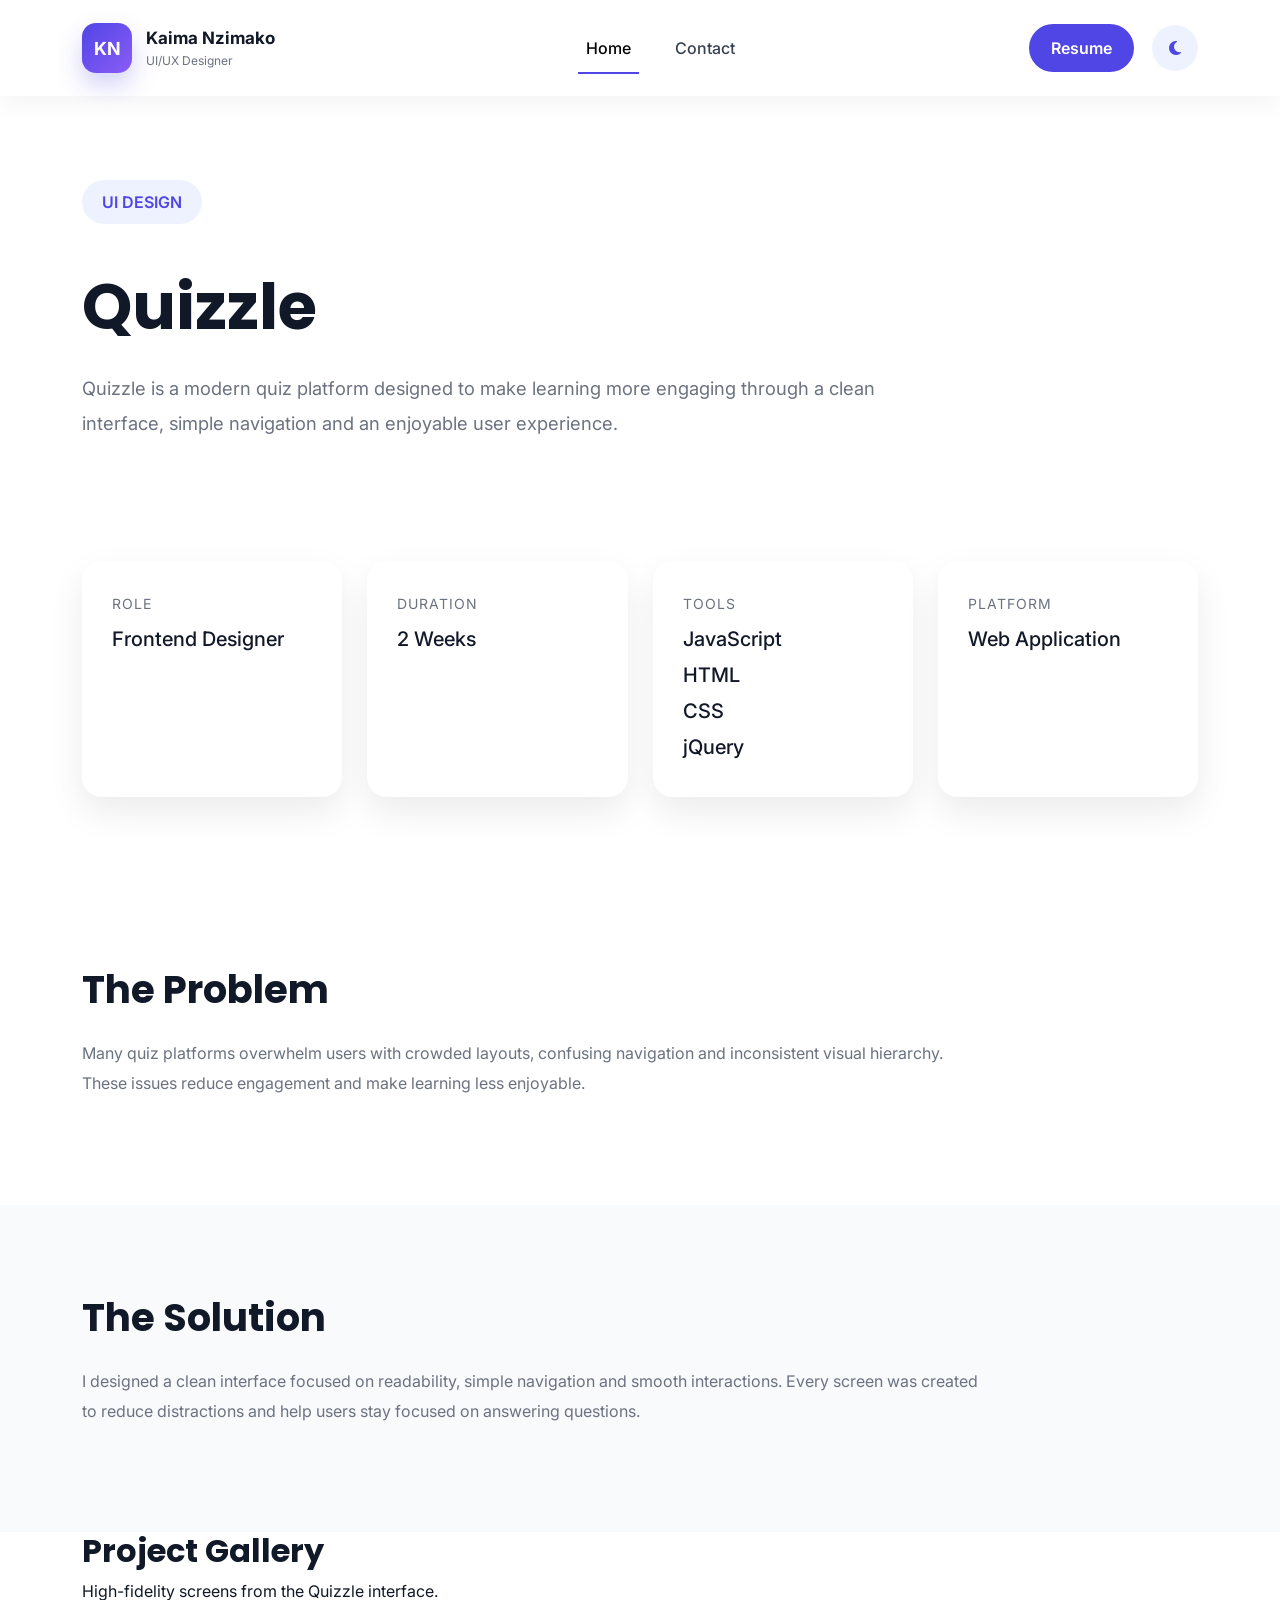
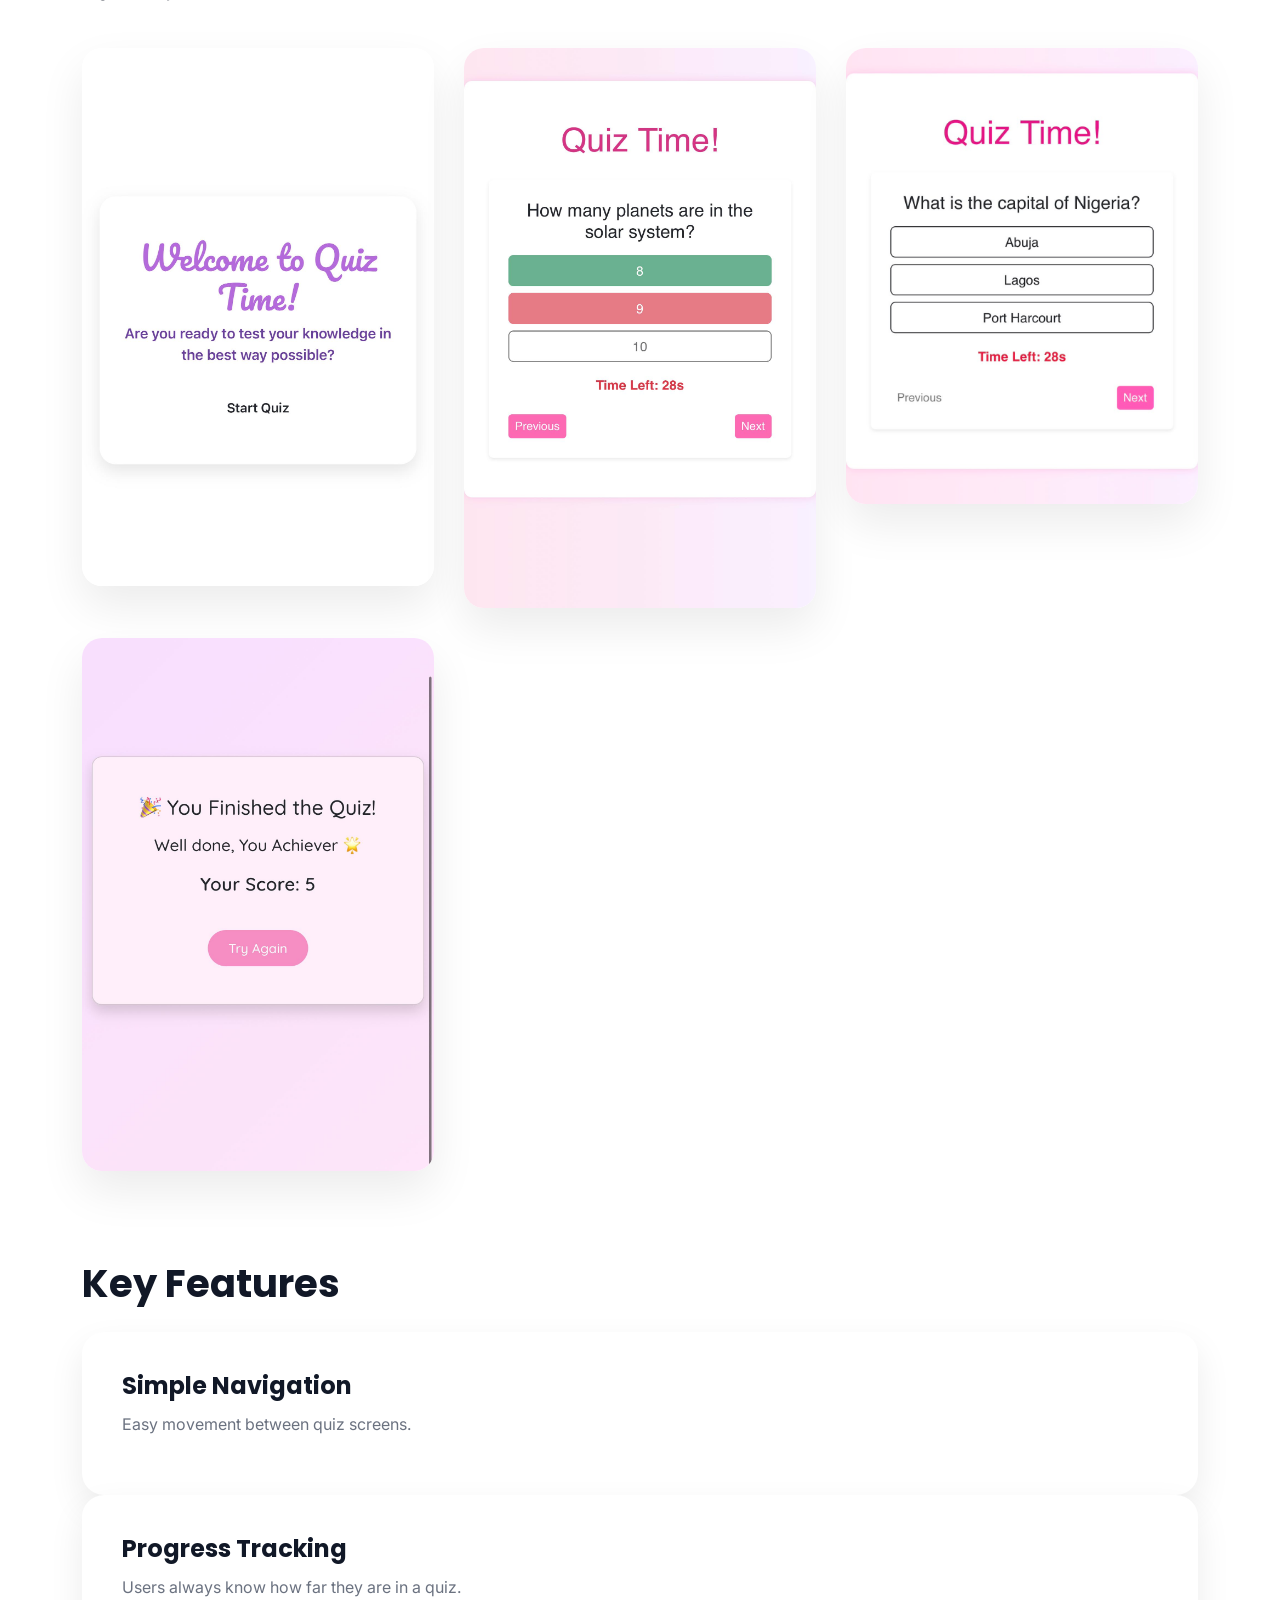
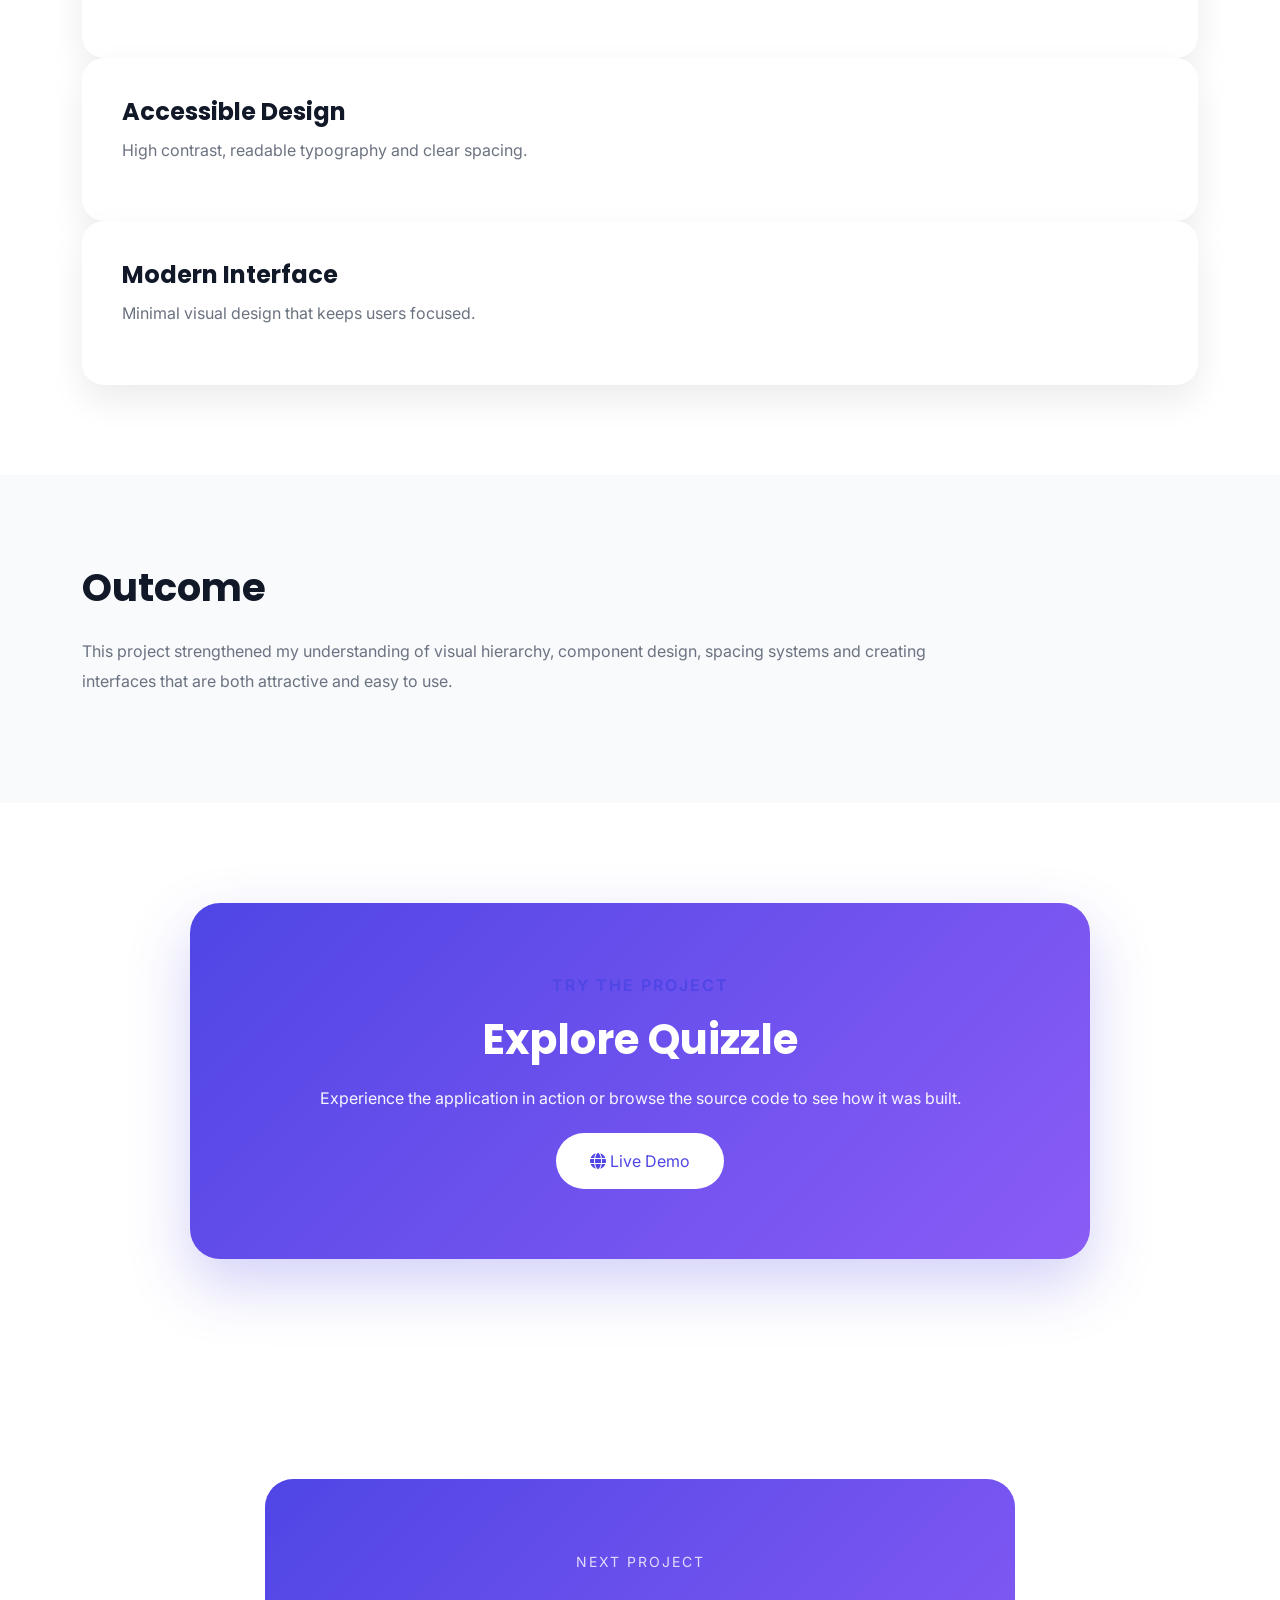
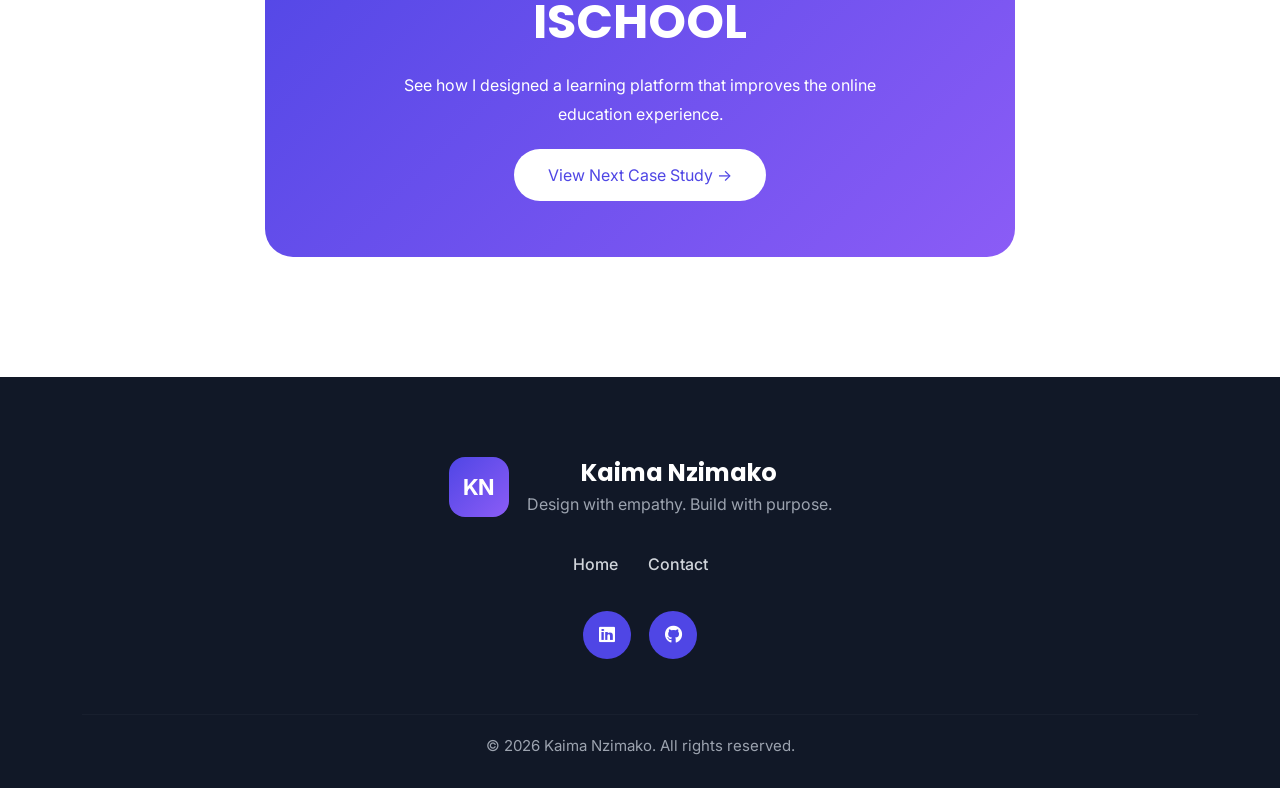
<file: case-studies/quizzle.html>
<!DOCTYPE html>
    <html lang="en">
    <head>
        <meta charset="UTF-8">
        <meta name="viewport" content="width=device-width, initial-scale=1.0">

        <title>Kaima Nzimako | UI/UX Designer</title>

        <meta name="description"
            content="Portfolio of Kaima Nzimako, UI/UX Designer and Full Stack Developer.">

        <!-- Google Fonts -->
        <link rel="preconnect" href="https://fonts.googleapis.com">
        <link rel="preconnect" href="https://fonts.gstatic.com" crossorigin>

        <link href="https://fonts.googleapis.com/css2?family=Poppins:wght@400;500;600;700&family=Inter:wght@400;500;600&display=swap"
            rel="stylesheet">

        <!-- Bootstrap -->
        <link href="https://cdn.jsdelivr.net/npm/bootstrap@5.3.3/dist/css/bootstrap.min.css"
            rel="stylesheet">

        <!-- Font Awesome -->
        <link rel="stylesheet"
            href="https://cdnjs.cloudflare.com/ajax/libs/font-awesome/6.5.2/css/all.min.css">

            <!-- AOS Animation -->

            <link rel="stylesheet"      
            href="https://unpkg.com/aos@2.3.4/dist/aos.css">

        <!-- Your CSS -->
        <link rel="stylesheet" href="../assets/css/style.css">
        <link rel="stylesheet" href="../assets/css/case-study.css">
        <link rel="stylesheet" href="../assets/css/responsive.css">
    </head>

    <body>

        <!-- ================= NAVBAR ================= -->
    <nav class="navbar navbar-expand-lg fixed-top custom-navbar">

        <div class="container">

            <a class="navbar-brand logo" href="../index.html">

                <div class="logo-icon">
                    KN
                </div>

                <div class="logo-text">
                    <span>Kaima Nzimako</span>
                    <small>UI/UX Designer</small>
                </div>

            </a>

            <button
                class="navbar-toggler"
                type="button"
                data-bs-toggle="collapse"
                data-bs-target="#navbarMenu"
                aria-controls="navbarMenu"
                aria-expanded="false"
                aria-label="Toggle navigation">

                <i class="fa-solid fa-bars"></i>

            </button>

            <div class="collapse navbar-collapse" id="navbarMenu">

                <ul class="navbar-nav mx-auto">

                    <li class="nav-item">
                        <a class="nav-link active" href="../index.html">Home</a>
                    </li>


                    <li class="nav-item">
                        <a class="nav-link" href="../pages/contact.html">Contact</a>
                    </li>

                </ul>

                <div class="nav-actions">

                    <a
                        href="../resume/kaima_nzimako_resume.pdf"
                        class="resume-btn"
                        download>

                        Resume

                    </a>

                    <button id="themeToggle" class="theme-btn">

                        <i class="fa-solid fa-moon"></i>

                    </button>

                </div>

            </div>

        </div>

    </nav>
        <section class="case-hero" data-aos="fade-up">

        <div class="container">

            <span class="case-tag">
                UI DESIGN
            </span>

            <h1>
                Quizzle
            </h1>

            <p class="case-intro">

                Quizzle is a modern quiz platform designed to make learning more engaging through a clean interface, simple navigation and an enjoyable user experience.

            </p>

        </div>
    </section>
    <section class="project-overview" data-aos="fade-up">

    <div class="container">

    <div class="overview-grid">

    <div>

    <small>Role</small>

    <h5>Frontend Designer</h5>

    </div>

    <div>

    <small>Duration</small>

    <h5>2 Weeks</h5>

    </div>

    <div>

    <small>Tools</small>

    <h5>JavaScript</h5>
    <h5>HTML</h5>
    <h5>CSS</h5>
    <h5>jQuery</h5>

    </div>

    <div>

    <small>Platform</small>

    <h5>Web Application</h5>

    </div>

    </div>

    </div>

    </section>
    <section class="case-section" data-aos="fade-right">

    <div class="container">

    <h2>The Problem</h2>

    <p>

    Many quiz platforms overwhelm users with crowded layouts, confusing navigation and inconsistent visual hierarchy. These issues reduce engagement and make learning less enjoyable.

    </p>

    </div>

    </section>
    <section class="case-section light" data-aos="fade-left">

        <div class="container">

        <h2>The Solution</h2>

        <p>

        I designed a clean interface focused on readability, simple navigation and smooth interactions. Every screen was created to reduce distractions and help users stay focused on answering questions.

        </p>

    </div>

    </section>
     <section class="gallery-section" data-aos="zoom-in">

<div class="container">

<h2>Project Gallery</h2>

<p class="gallery-text">

High-fidelity screens from the Quizzle interface.

</p>

<div class="gallery-grid">

<img src="../assets/images/startpage.jpeg" alt="Start Page">

<img src="../assets/images/quizpage.jpeg" alt="Quiz Page">

<img src="../assets/images/quizzle.jpeg" alt="Quiz Screen">

<img src="../assets/images/endpage.jpeg" alt="End Page">

</div>

</div>

</section>
 <section class="case-section">

<div class="container">

<h2>Key Features</h2>

<div class="feature-grid">

<div class="feature-card">

<h4>Simple Navigation</h4>

<p>Easy movement between quiz screens.</p>

</div>

<div class="feature-card">

<h4>Progress Tracking</h4>

<p>Users always know how far they are in a quiz.</p>

</div>

<div class="feature-card">

<h4>Accessible Design</h4>

<p>High contrast, readable typography and clear spacing.</p>

</div>

<div class="feature-card">

<h4>Modern Interface</h4>

<p>Minimal visual design that keeps users focused.</p>

</div>

</div>

</div>

</section>
<section class="case-section light">

<div class="container">

<h2>Outcome</h2>

<p>

This project strengthened my understanding of visual hierarchy, component design, spacing systems and creating interfaces that are both attractive and easy to use.

</p>

</div>

</section>
   
   <!-- ================= TRY THE PROJECT ================= -->

<section class="project-demo">

    <div class="container">

        <div class="demo-card">

            <span class="section-tag">
                TRY THE PROJECT
            </span>

            <h2>
                Explore Quizzle
            </h2>

            <p>

                Experience the application in action or browse the source code to see how it was built.

            </p>

            <div class="demo-buttons">

                <a href="https://purplepirate28.github.io/Quizzle/"
                   target="_blank"
                   class="btn-primary-custom">

                    <i class="fa-solid fa-globe"></i>

                    Live Demo

                </a>
            </div>

        </div>

    </div>

</section>
<section class="next-project">

<div class="container">

<div class="next-card">

<small>NEXT PROJECT</small>

<h2>ISCHOOL</h2>

<p>

See how I designed a learning platform that improves the online education experience.

</p>

<a href="ischool.html" class="btn-primary-custom">

View Next Case Study →

</a>

</div>

</div>

</section>
        <!-- ================= FOOTER ================= -->

    <footer class="footer" data-aos="fade-up">

        <div class="container">

            <div class="footer-logo">

                <div class="logo-box">
                    KN
                </div>

                <div>
                    <h4>Kaima Nzimako</h4>
                    <p>Design with empathy. Build with purpose.</p>
                </div>

            </div>

            <div class="footer-links">

                <a href="../index.html">Home</a>
                <a href="../pages/contact.html">Contact</a>

            </div>

            <div class="footer-socials">

                <a href="https://www.linkedin.com/in/kachisicho-nzimako-9781a5349?utm_source=share_via&utm_content=profile&utm_medium=member_ios">
                    <i class="fab fa-linkedin"></i>
                </a>

                <a href="https://github.com/PurplePirate28">
                    <i class="fab fa-github"></i>
                </a>

            </div>
            <hr>
            <p class="copyright">
                © 2026 Kaima Nzimako. All rights reserved.
            </p>

        </div>

    </footer>

            <button id="backToTop">
                <i class="fa-solid fa-arrow-up"></i>
            </button>
    
        <!-- Bootstrap -->

        <script src="https://cdn.jsdelivr.net/npm/bootstrap@5.3.3/dist/js/bootstrap.bundle.min.js"></script>

        <!-- JavaScript -->
    <script src="https://unpkg.com/aos@2.3.4/dist/aos.js"></script>

    <script>
    AOS.init({

        duration:900,

        once:true,

        offset:100

    });

    </script>

    <script src="../assets/js/app.js"></script>
    </body>
    </html>
</file>
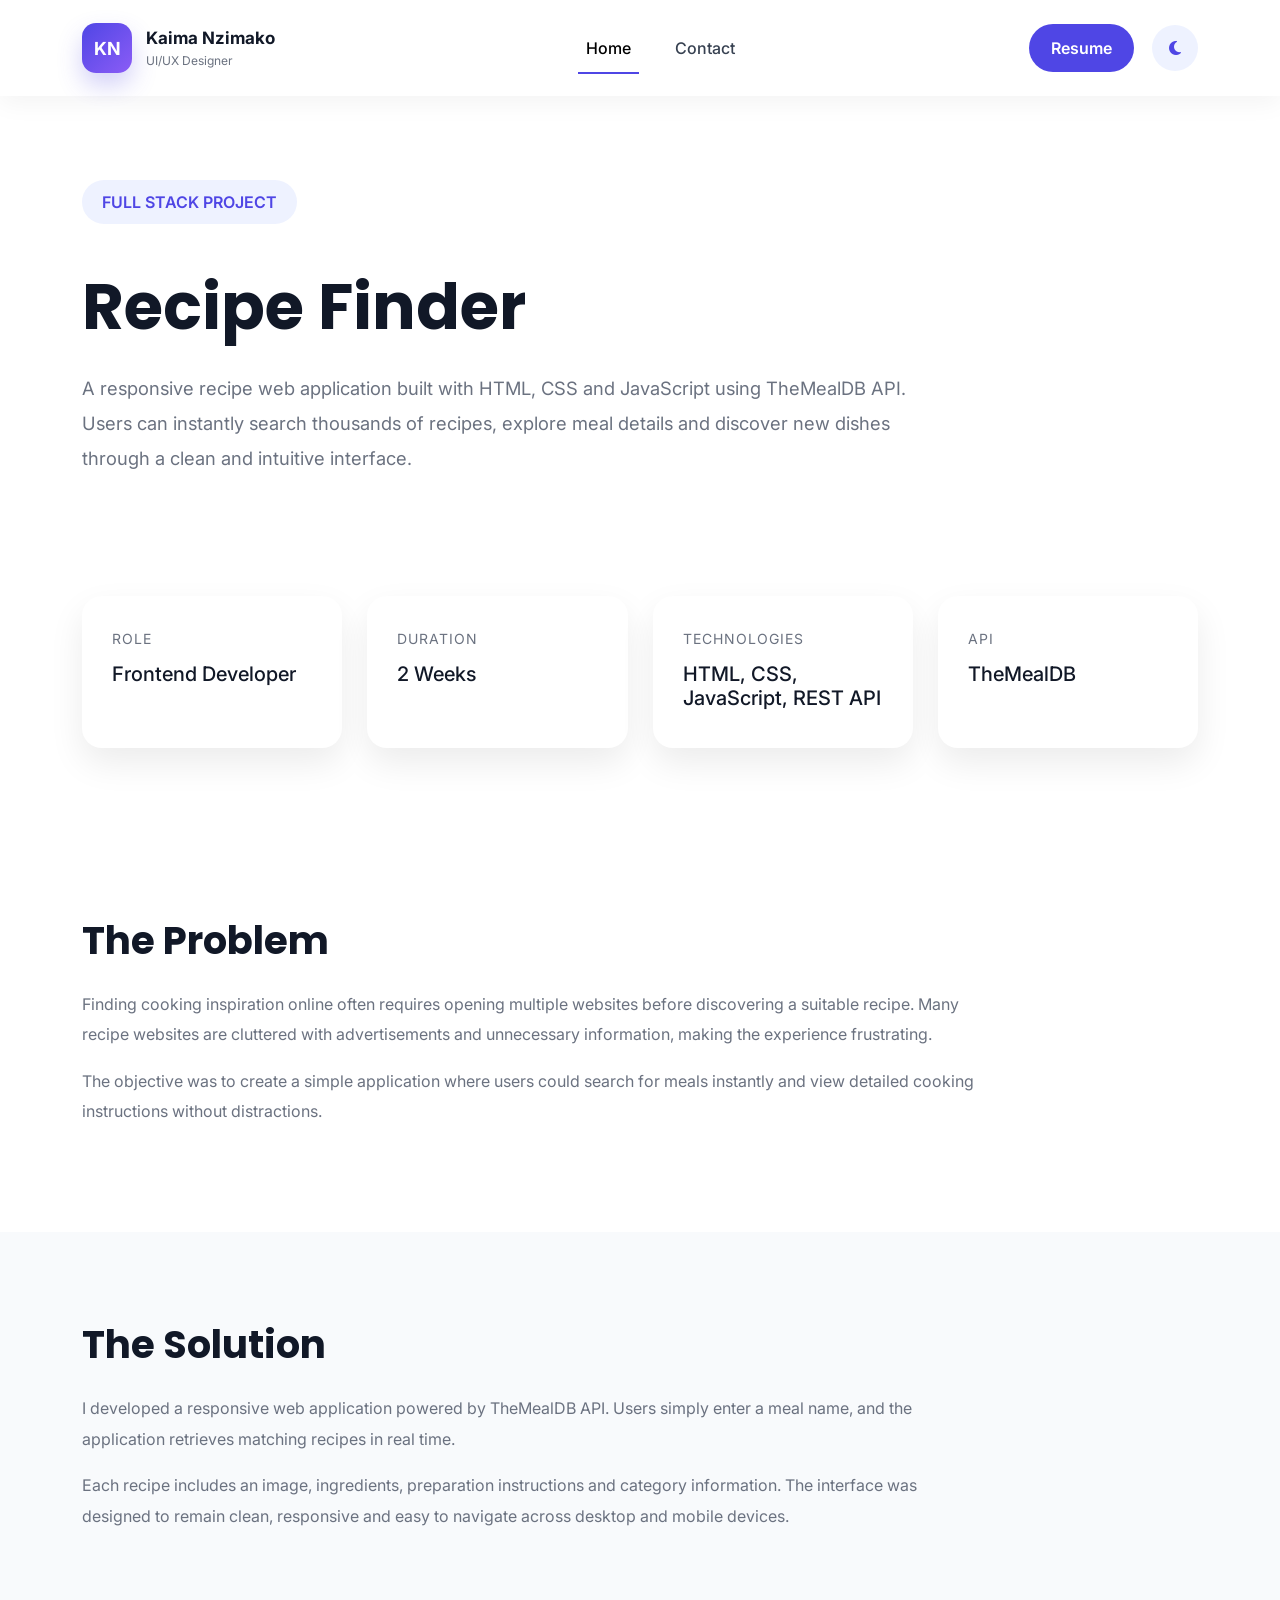
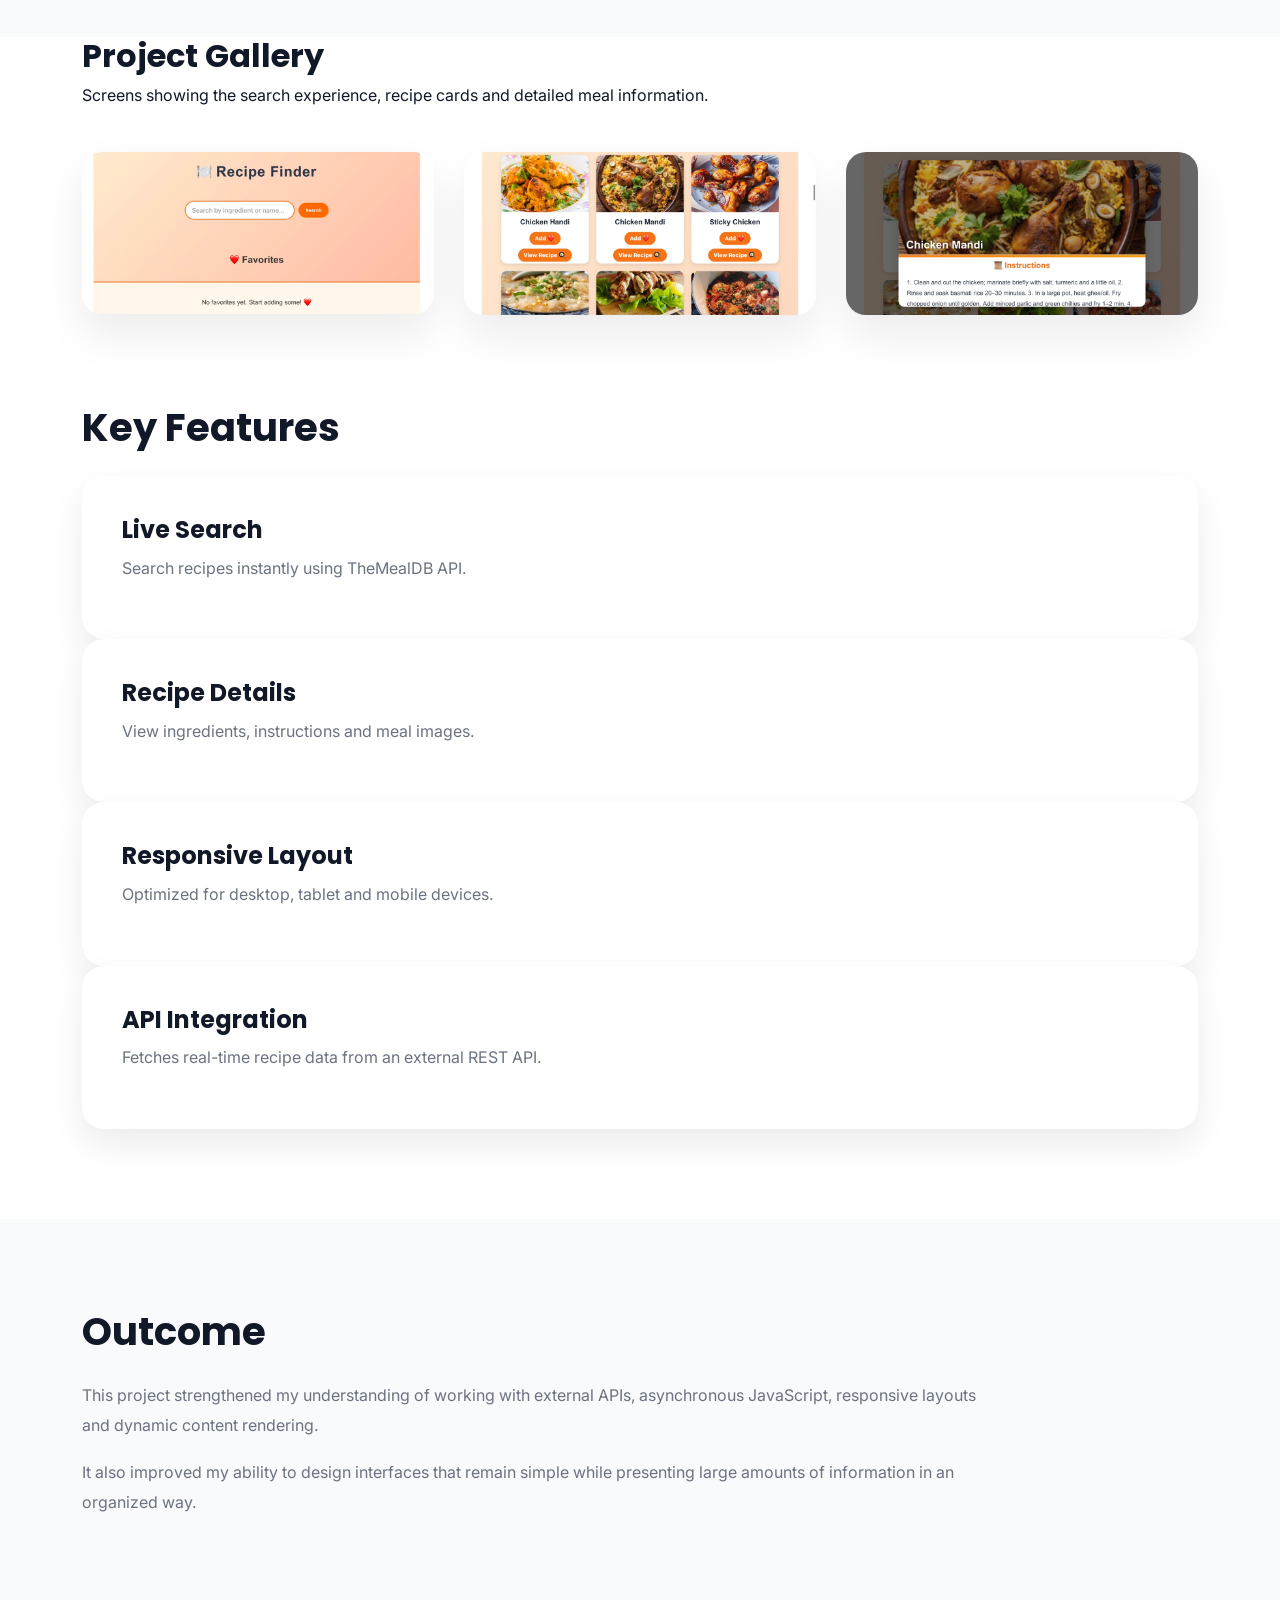
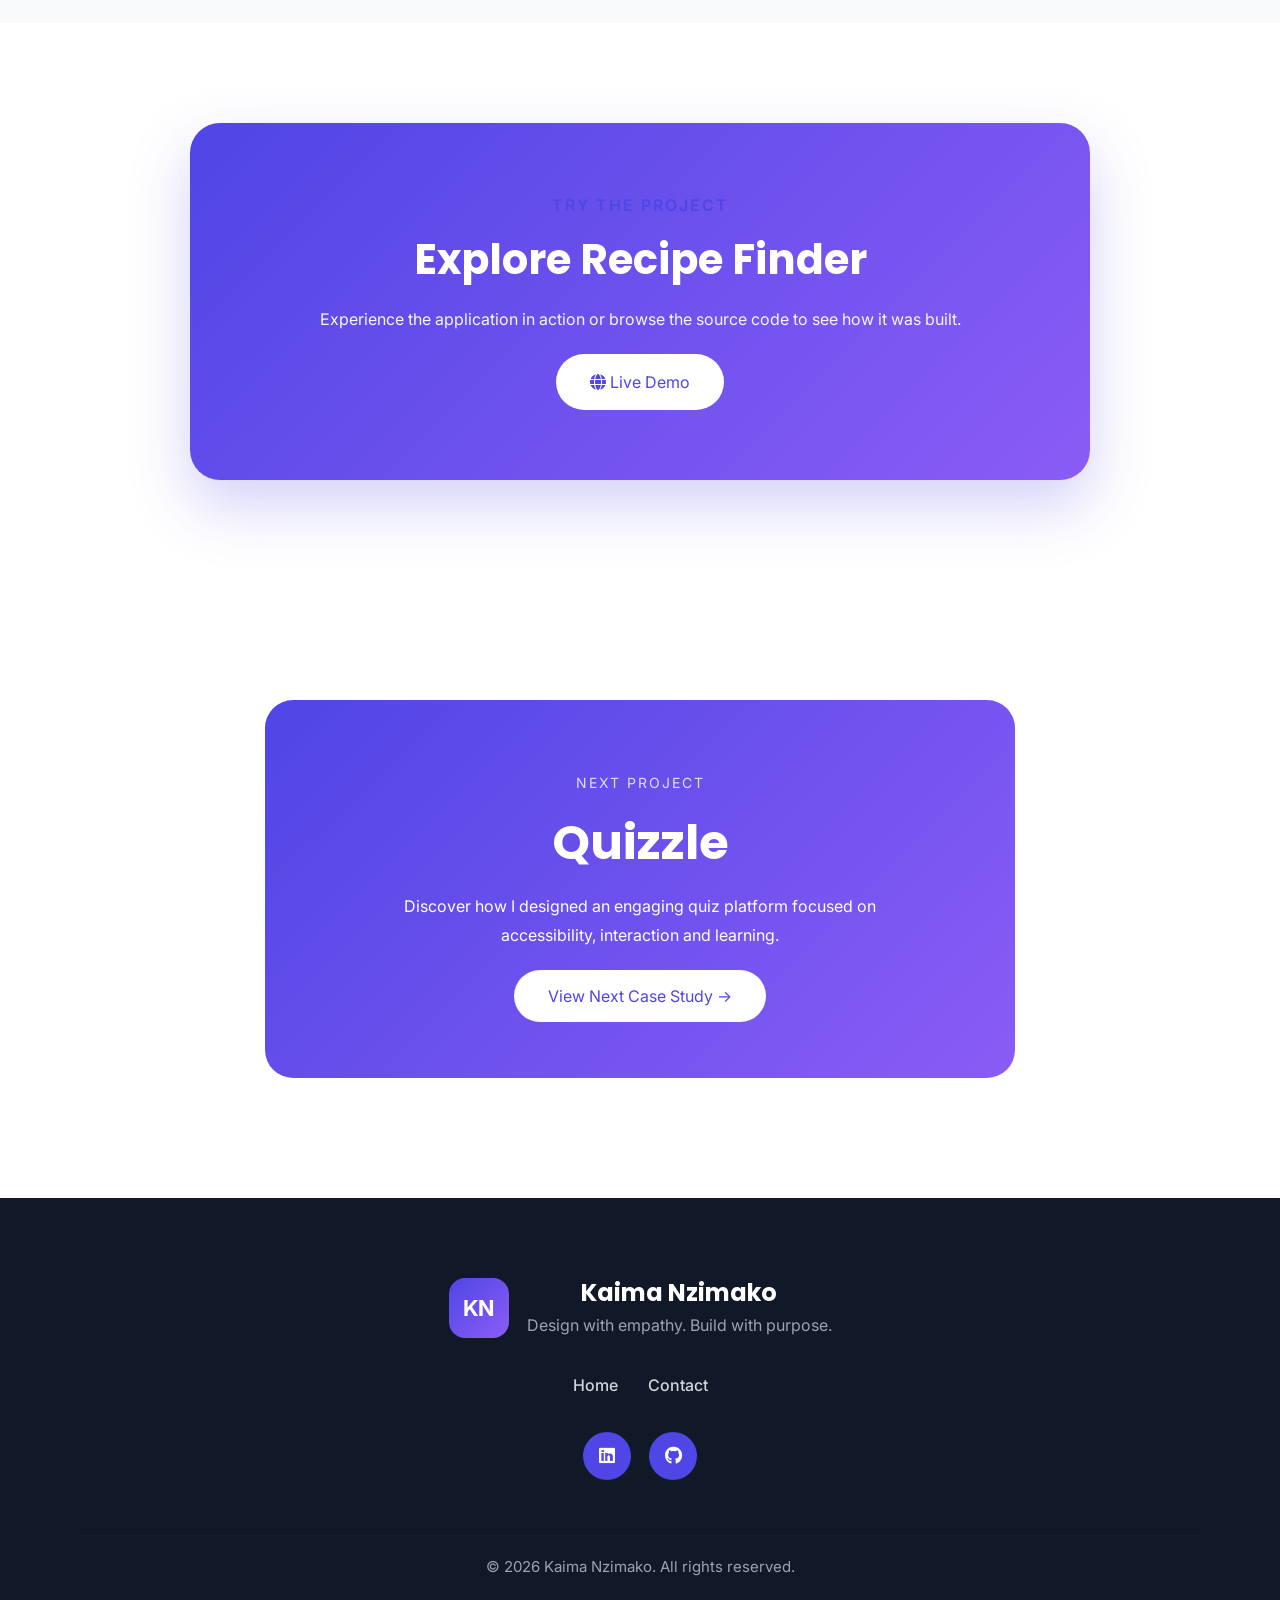
<file: case-studies/recipe-finder.html>
<!DOCTYPE html>
<html lang="en">
<head>
    <meta charset="UTF-8">
    <meta name="viewport" content="width=device-width, initial-scale=1.0">

    <title>Kaima Nzimako | UI/UX Designer</title>

    <meta name="description"
        content="Portfolio of Kaima Nzimako, UI/UX Designer and Full Stack Developer.">

    <!-- Google Fonts -->
    <link rel="preconnect" href="https://fonts.googleapis.com">
    <link rel="preconnect" href="https://fonts.gstatic.com" crossorigin>

    <link href="https://fonts.googleapis.com/css2?family=Poppins:wght@400;500;600;700&family=Inter:wght@400;500;600&display=swap"
        rel="stylesheet">

    <!-- Bootstrap -->
    <link href="https://cdn.jsdelivr.net/npm/bootstrap@5.3.3/dist/css/bootstrap.min.css"
        rel="stylesheet">

    <!-- Font Awesome -->
    <link rel="stylesheet"
        href="https://cdnjs.cloudflare.com/ajax/libs/font-awesome/6.5.2/css/all.min.css">

        <!-- AOS Animation -->

          <link rel="stylesheet"      
          href="https://unpkg.com/aos@2.3.4/dist/aos.css">

    <!-- Your CSS -->
    <link rel="stylesheet" href="../assets/css/style.css">
    <link rel="stylesheet" href="../assets/css/case-study.css">
    <link rel="stylesheet" href="../assets/css/responsive.css">
</head>

<body>

    <!-- ================= NAVBAR ================= -->
<nav class="navbar navbar-expand-lg fixed-top custom-navbar">

    <div class="container">

        <a class="navbar-brand logo" href="../index.html">

            <div class="logo-icon">
                KN
            </div>

            <div class="logo-text">
                <span>Kaima Nzimako</span>
                <small>UI/UX Designer</small>
            </div>

        </a>

        <button
            class="navbar-toggler"
            type="button"
            data-bs-toggle="collapse"
            data-bs-target="#navbarMenu"
            aria-controls="navbarMenu"
            aria-expanded="false"
            aria-label="Toggle navigation">

            <i class="fa-solid fa-bars"></i>

        </button>

        <div class="collapse navbar-collapse" id="navbarMenu">

            <ul class="navbar-nav mx-auto">

                <li class="nav-item">
                    <a class="nav-link active" href="../index.html">Home</a>
                </li>


                <li class="nav-item">
                    <a class="nav-link" href="../pages/contact.html">Contact</a>
                </li>

            </ul>

            <div class="nav-actions">

                <a
                    href="../resume/kaima_nzimako_resume.pdf"
                    class="resume-btn"
                    download>

                    Resume

                </a>

                <button id="themeToggle" class="theme-btn">

                    <i class="fa-solid fa-moon"></i>

                </button>

            </div>

        </div>

    </div>

</nav>
   <!-- ================= RECIPE FINDER ================= -->

<section class="case-hero" data-aos="fade-up">

    <div class="container">

        <span class="case-tag">
            FULL STACK PROJECT
        </span>

        <h1>
            Recipe Finder
        </h1>

        <p class="case-intro">

            A responsive recipe web application built with HTML, CSS and JavaScript using TheMealDB API. Users can instantly search thousands of recipes, explore meal details and discover new dishes through a clean and intuitive interface.

        </p>

    </div>

</section>


<section class="project-overview" data-aos="fade-up">

    <div class="container">

        <div class="overview-grid">

            <div>

                <small>Role</small>

                <h5>Frontend Developer</h5>

            </div>

            <div>

                <small>Duration</small>

                <h5>2 Weeks</h5>

            </div>

            <div>

                <small>Technologies</small>

                <h5>HTML, CSS, JavaScript, REST API</h5>

            </div>

            <div>

                <small>API</small>

                <h5>TheMealDB</h5>

            </div>

        </div>

    </div>

</section>
<section class="case-section" data-aos="fade-right">

    <div class="container">

        <h2>The Problem</h2>

        <p>

            Finding cooking inspiration online often requires opening multiple websites before discovering a suitable recipe. Many recipe websites are cluttered with advertisements and unnecessary information, making the experience frustrating.

        </p>

        <p>

            The objective was to create a simple application where users could search for meals instantly and view detailed cooking instructions without distractions.

        </p>

    </div>

</section>
<section class="case-section light" data-aos="fade-left">

    <div class="container">

        <h2>The Solution</h2>

        <p>

            I developed a responsive web application powered by TheMealDB API. Users simply enter a meal name, and the application retrieves matching recipes in real time.

        </p>

        <p>

            Each recipe includes an image, ingredients, preparation instructions and category information. The interface was designed to remain clean, responsive and easy to navigate across desktop and mobile devices.

        </p>

    </div>

</section>

<section class="gallery-section" data-aos="zoom-in">

    <div class="container">

        <h2>Project Gallery</h2>

        <p class="gallery-text">

            Screens showing the search experience, recipe cards and detailed meal information.

        </p>

        <div class="gallery-grid">

            <img src="../assets/images/recipe-finder/homepage.jpeg" alt="Homepage">

            <img src="../assets/images/recipe-finder/searchresults.jpeg" alt="Search Results">

            <img src="../assets/images/recipe-finder/recipe.jpeg" alt="Recipe Details">
        </div>

    </div>

</section>
 <section class="case-section">

    <div class="container">

        <h2>Key Features</h2>

        <div class="feature-grid">

            <div class="feature-card">

                <h4>Live Search</h4>

                <p>
                    Search recipes instantly using TheMealDB API.
                </p>

            </div>

            <div class="feature-card">

                <h4>Recipe Details</h4>

                <p>
                    View ingredients, instructions and meal images.
                </p>

            </div>

            <div class="feature-card">

                <h4>Responsive Layout</h4>

                <p>
                    Optimized for desktop, tablet and mobile devices.
                </p>

            </div>

            <div class="feature-card">

                <h4>API Integration</h4>

                <p>
                    Fetches real-time recipe data from an external REST API.
                </p>

            </div>

        </div>

    </div>

</section>

<section class="case-section light" data-aos="fade-left">

    <div class="container">

        <h2>Outcome</h2>

        <p>

            This project strengthened my understanding of working with external APIs, asynchronous JavaScript, responsive layouts and dynamic content rendering.

        </p>

        <p>

            It also improved my ability to design interfaces that remain simple while presenting large amounts of information in an organized way.

        </p>

    </div>

</section>
      <!-- ================= TRY THE PROJECT ================= -->

<section class="project-demo">
        <div class="demo-card">

            <span class="section-tag">
                TRY THE PROJECT
            </span>

            <h2>
                Explore Recipe Finder
            </h2>

            <p>

                Experience the application in action or browse the source code to see how it was built.

            </p>

            <div class="demo-buttons">

                <a href="https://schoolhub.site.je/"
                   target="_blank"
                   class="btn-primary-custom">

                    <i class="fa-solid fa-globe"></i>

                    Live Demo

                </a>
            </div>

        </div>

</section>
         
<section class="next-project"data-aos="fade-up">

    <div class="container">

        <div class="next-card">

            <small>NEXT PROJECT</small>

            <h2>Quizzle</h2>

            <p>
                Discover how I designed an engaging quiz platform focused on accessibility, interaction and learning.
            </p>

            <a href="quizzle.html" class="btn-primary-custom">
                View Next Case Study →
            </a>

        </div>

    </div>

</section>
       <!-- ================= FOOTER ================= -->

<footer class="footer" data-aos="fade-up">

    <div class="container">

        <div class="footer-logo">

            <div class="logo-box">
                KN
            </div>

            <div>
                <h4>Kaima Nzimako</h4>
                <p>Design with empathy. Build with purpose.</p>
            </div>

        </div>

        <div class="footer-links">

            <a href="../index.html">Home</a>
            <a href="../pages/contact.html">Contact</a>

        </div>

        <div class="footer-socials">

            <a href="https://www.linkedin.com/in/kachisicho-nzimako-9781a5349?utm_source=share_via&utm_content=profile&utm_medium=member_ios">
                <i class="fab fa-linkedin"></i>
            </a>

            <a href="https://github.com/PurplePirate28">
                <i class="fab fa-github"></i>
            </a>

        </div>
        <hr>
        <p class="copyright">
            © 2026 Kaima Nzimako. All rights reserved.
        </p>

    </div>

</footer>

          <button id="backToTop">
            <i class="fa-solid fa-arrow-up"></i>
          </button>
   
    <!-- Bootstrap -->

    <script src="https://cdn.jsdelivr.net/npm/bootstrap@5.3.3/dist/js/bootstrap.bundle.min.js"></script>

    <!-- JavaScript -->
<script src="https://unpkg.com/aos@2.3.4/dist/aos.js"></script>

<script>
AOS.init({

    duration:900,

    once:true,

    offset:100

});

</script>

<script src="../assets/js/app.js"></script>
</body>
</html>
</file>
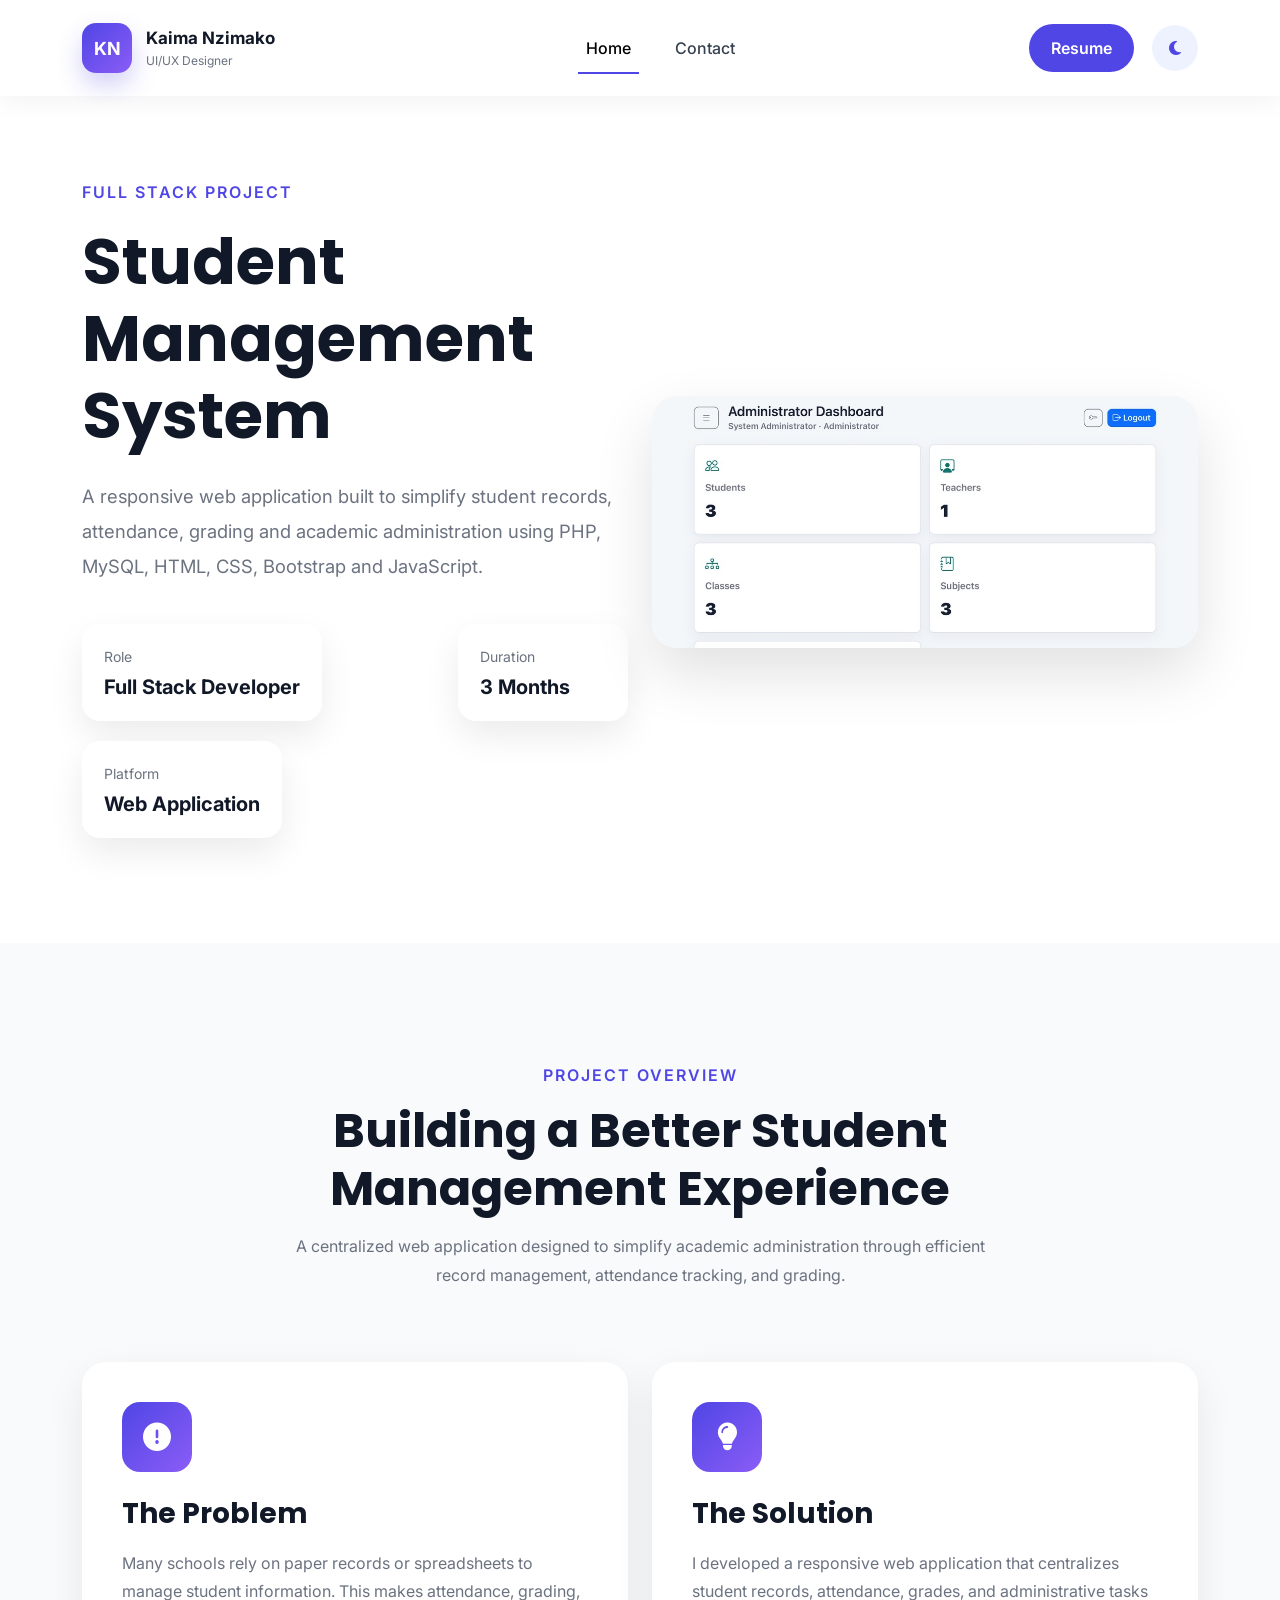
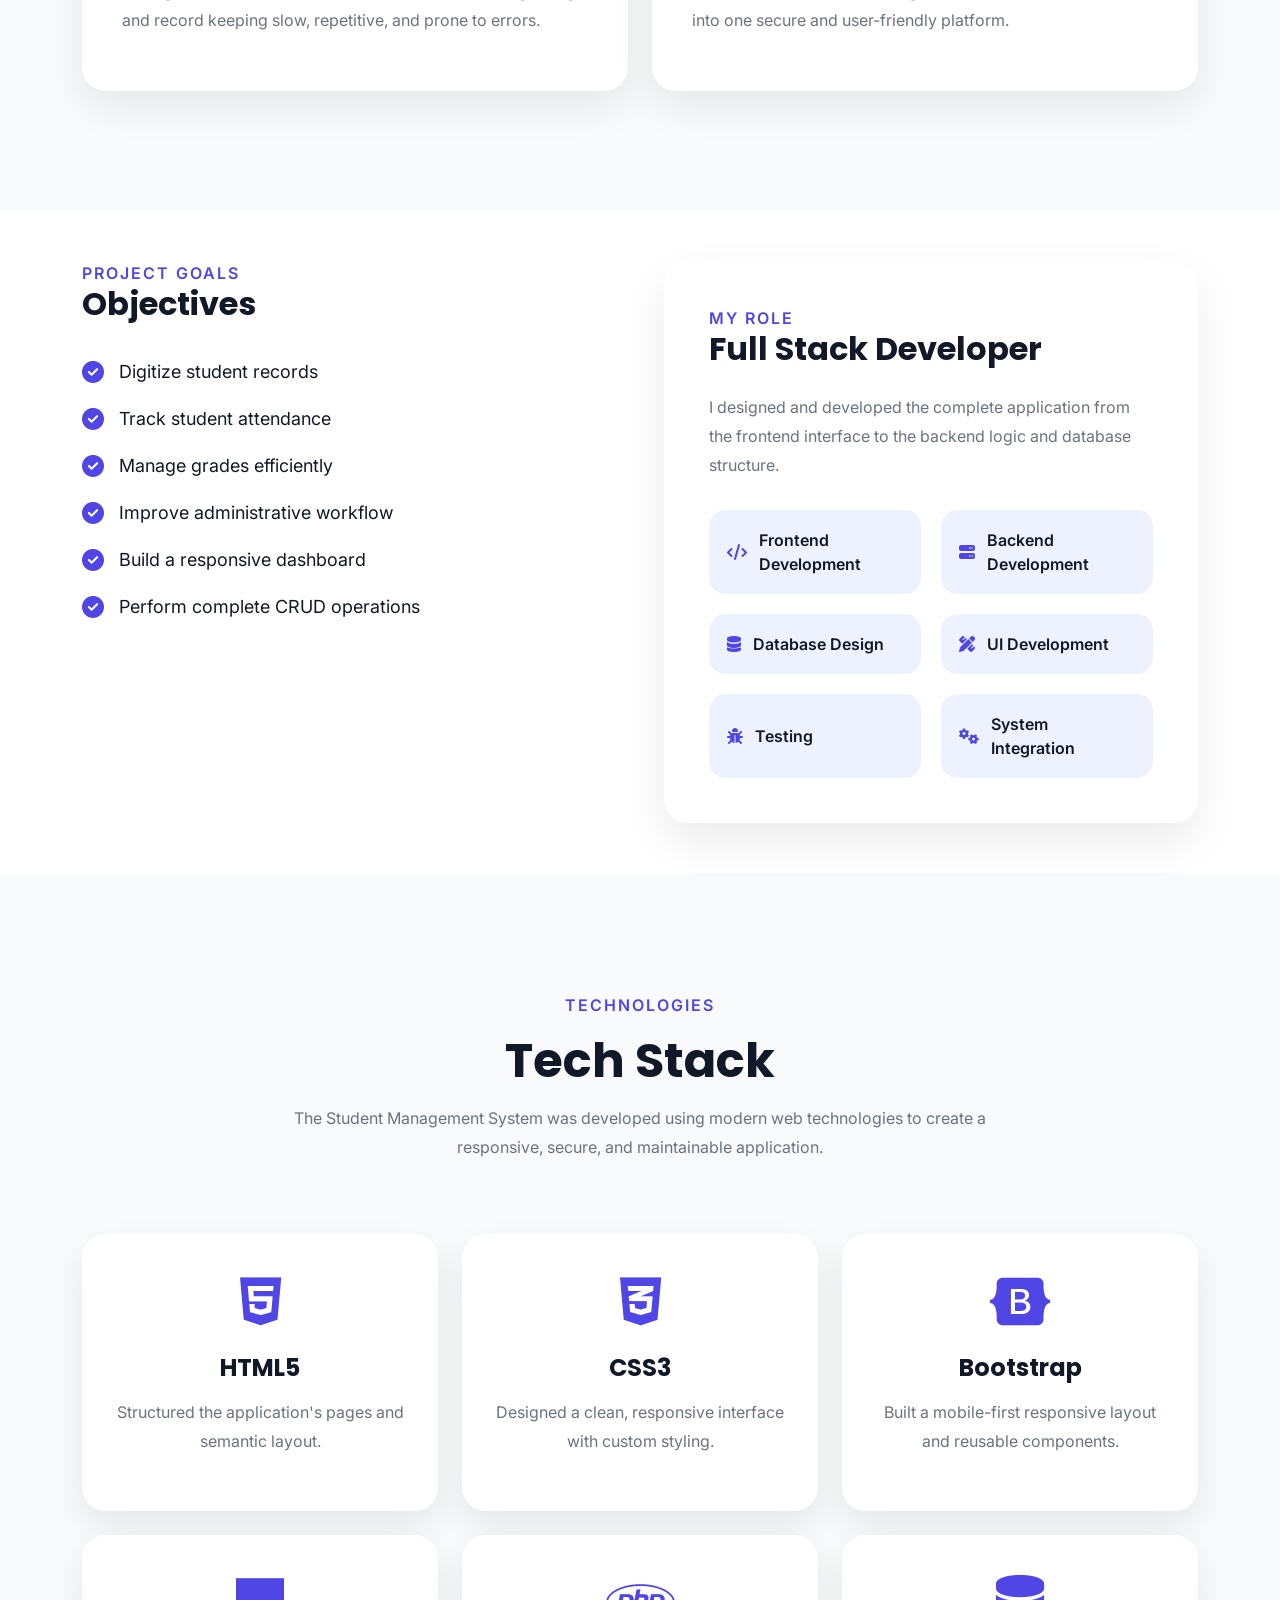
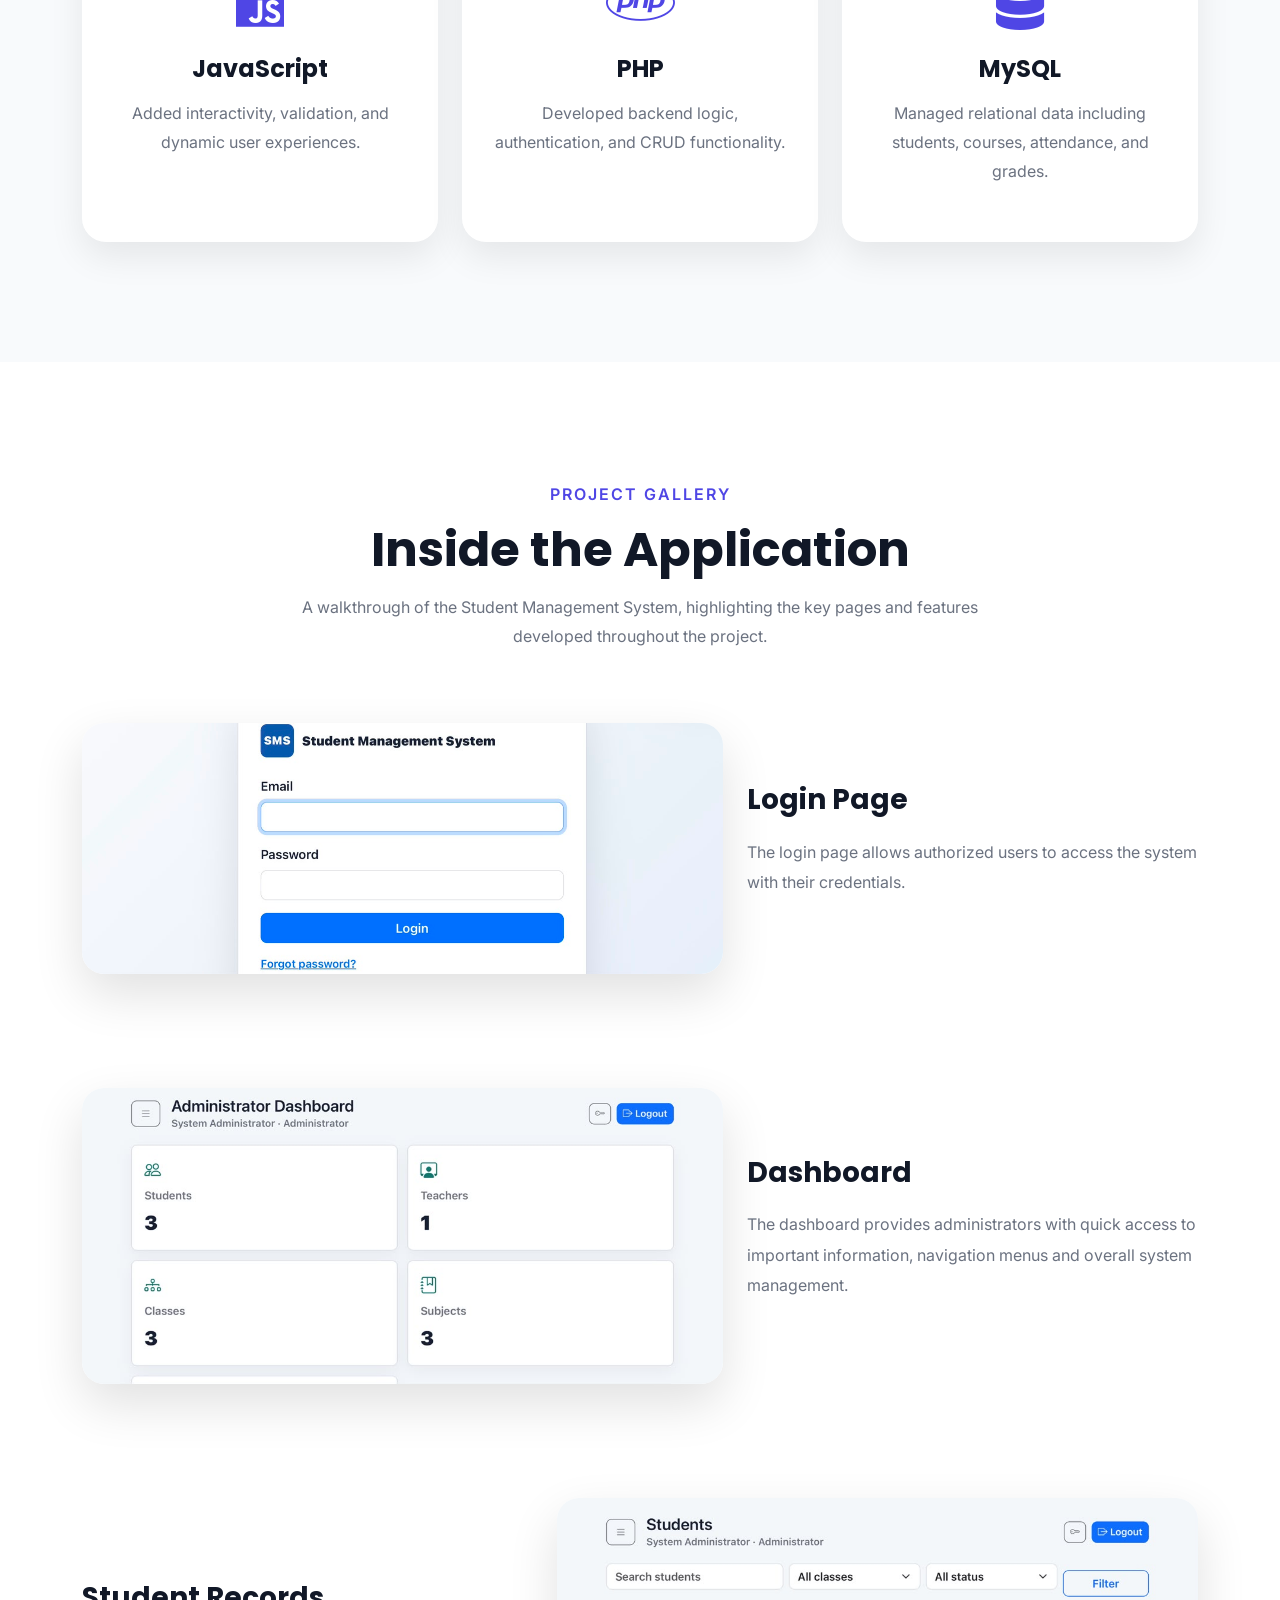
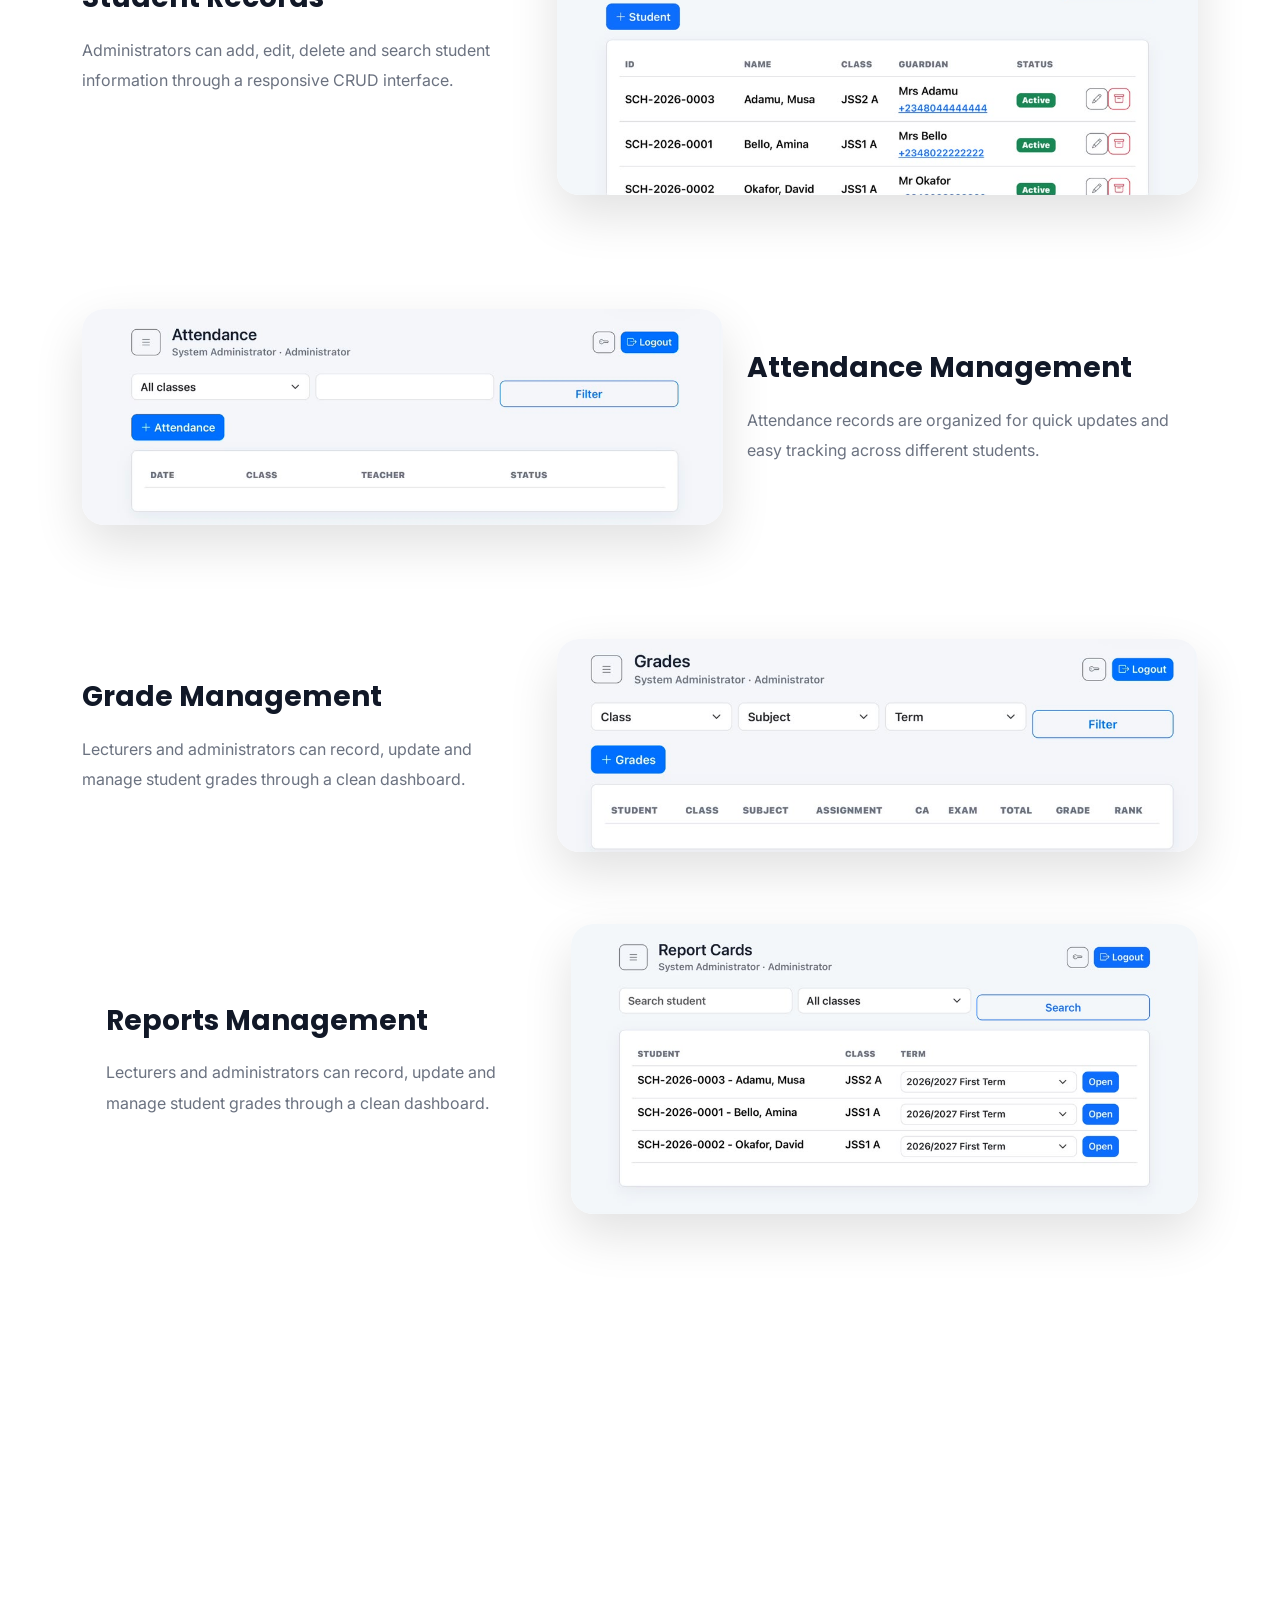
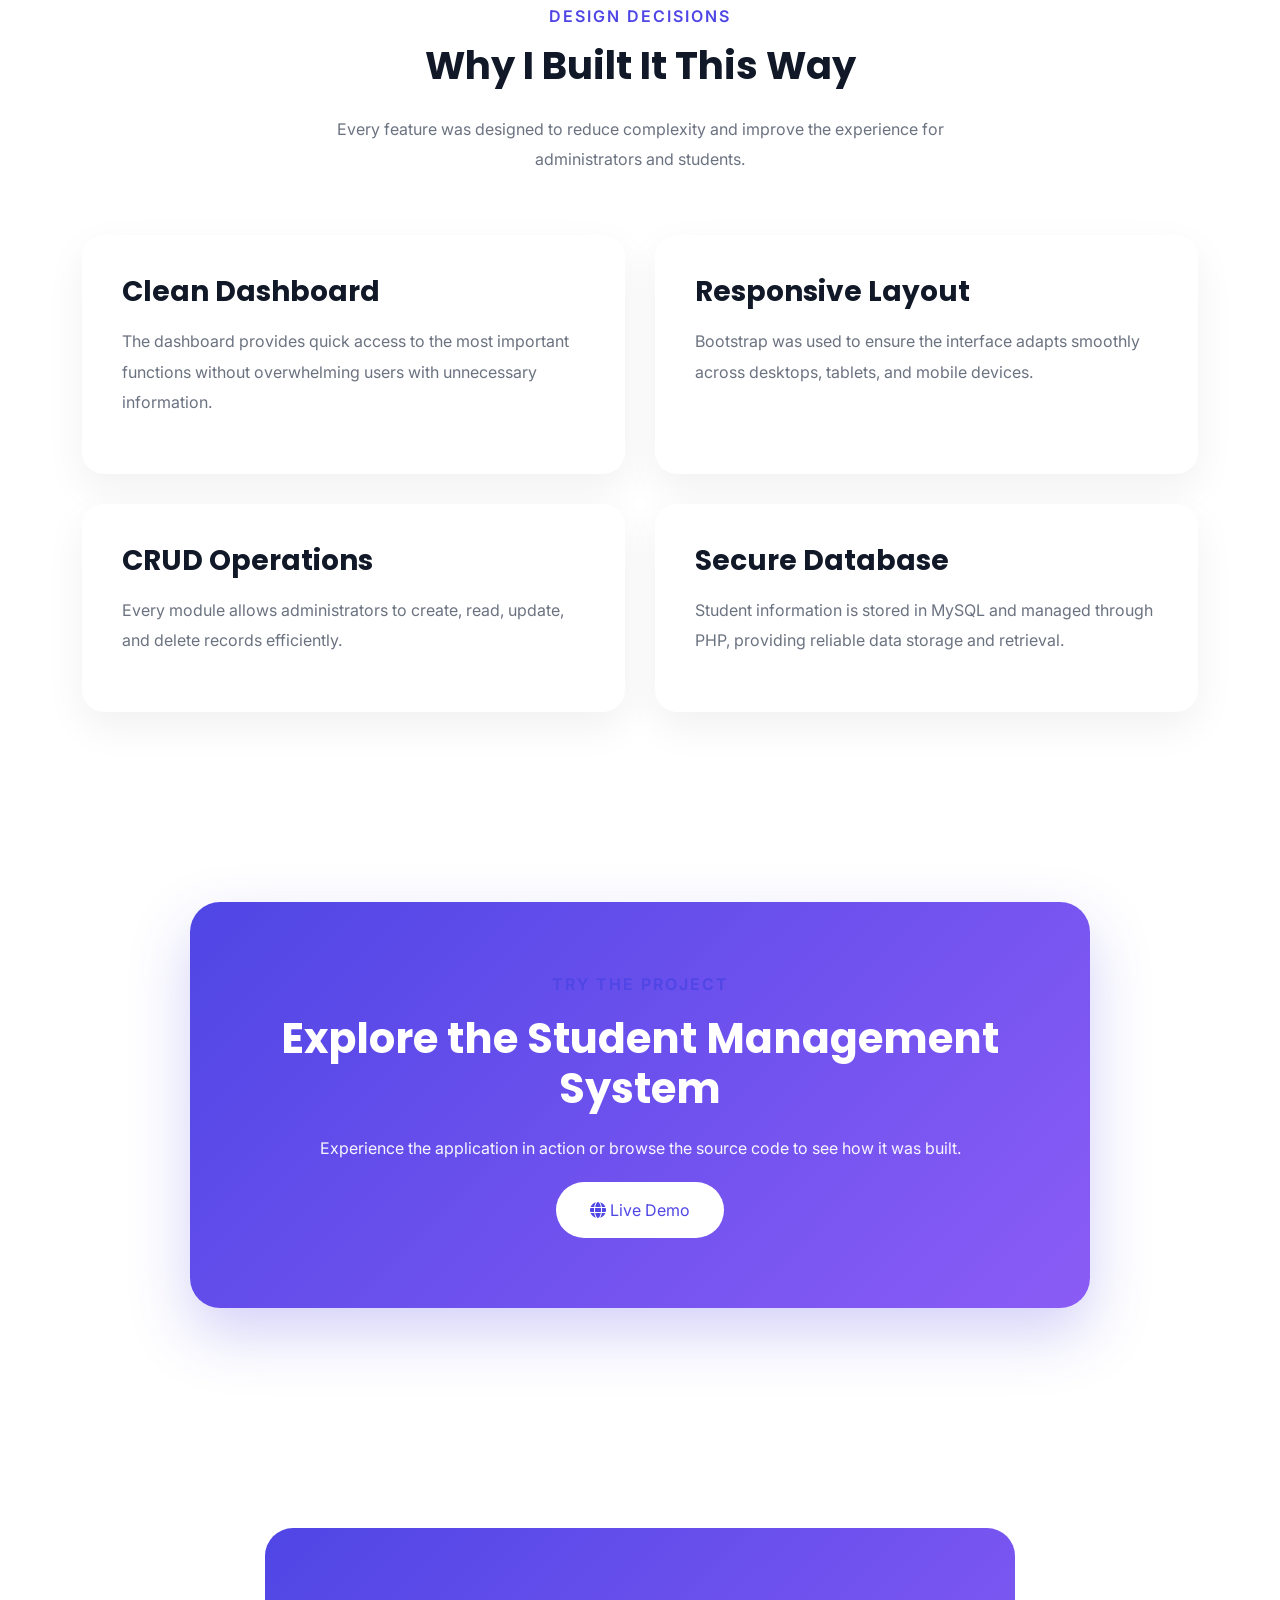
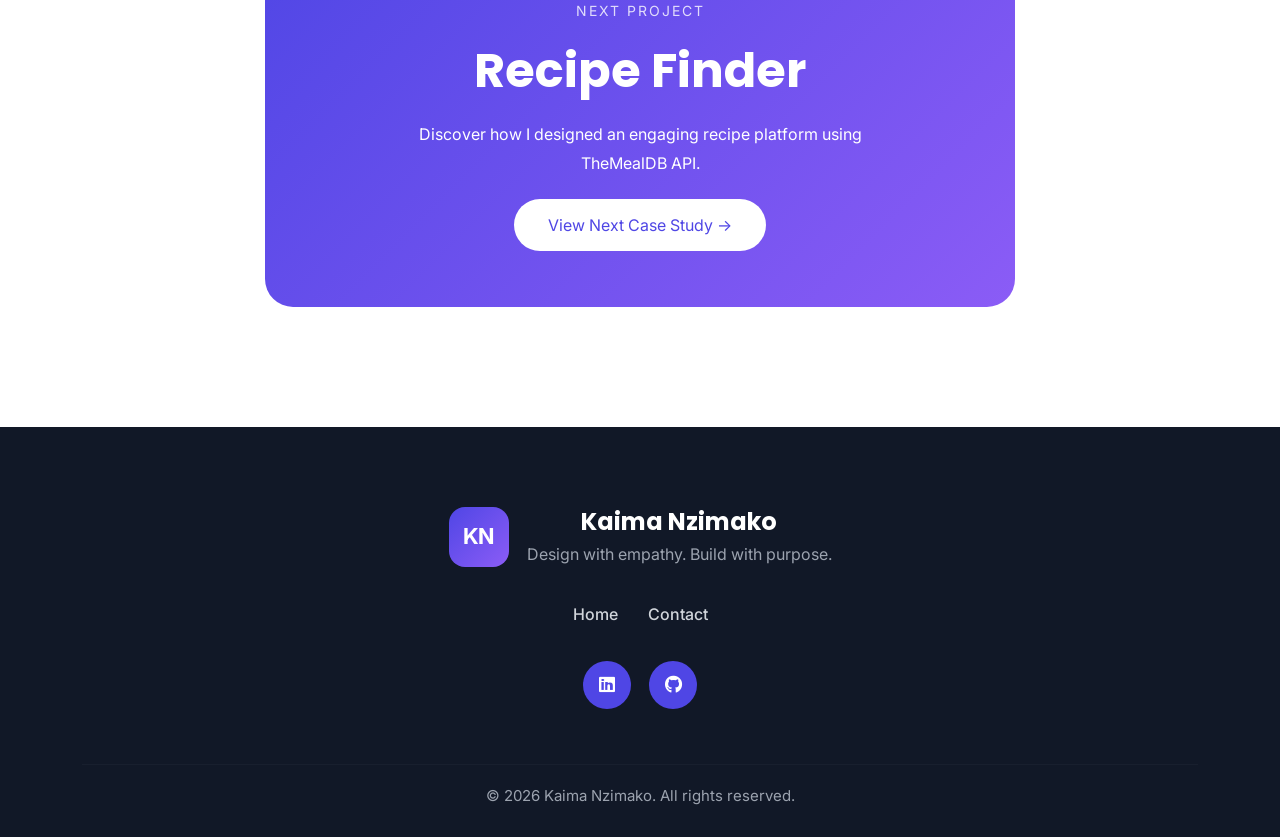
<file: case-studies/student-management.html>
<!DOCTYPE html>
<html lang="en">

<head>
    <meta charset="UTF-8">
    <meta name="viewport" content="width=device-width, initial-scale=1.0">

    <title>Kaima Nzimako | UI/UX Designer</title>

    <meta name="description"
        content="Portfolio of Kaima Nzimako, UI/UX Designer and Full Stack Developer.">

    <!-- Google Fonts -->
    <link rel="preconnect" href="https://fonts.googleapis.com">
    <link rel="preconnect" href="https://fonts.gstatic.com" crossorigin>

    <link href="https://fonts.googleapis.com/css2?family=Poppins:wght@400;500;600;700&family=Inter:wght@400;500;600&display=swap"
        rel="stylesheet">

    <!-- Bootstrap -->
    <link href="https://cdn.jsdelivr.net/npm/bootstrap@5.3.3/dist/css/bootstrap.min.css"
        rel="stylesheet">

    <!-- Font Awesome -->
    <link rel="stylesheet"
        href="https://cdnjs.cloudflare.com/ajax/libs/font-awesome/6.5.2/css/all.min.css">

        <!-- AOS Animation -->

          <link rel="stylesheet"      
          href="https://unpkg.com/aos@2.3.4/dist/aos.css">

    <!-- Your CSS -->
    <link rel="stylesheet" href="../assets/css/style.css">
     <link rel="stylesheet" href="../assets/css/case-study.css">
    <link rel="stylesheet" href="../assets/css/responsive.css">
</head>

<body>

    <!-- ================= NAVBAR ================= -->
<nav class="navbar navbar-expand-lg fixed-top custom-navbar">

    <div class="container">

        <a class="navbar-brand logo" href="../index.html">

            <div class="logo-icon">
                KN
            </div>

            <div class="logo-text">
                <span>Kaima Nzimako</span>
                <small>UI/UX Designer</small>
            </div>

        </a>

        <button
            class="navbar-toggler"
            type="button"
            data-bs-toggle="collapse"
            data-bs-target="#navbarMenu"
            aria-controls="navbarMenu"
            aria-expanded="false"
            aria-label="Toggle navigation">

            <i class="fa-solid fa-bars"></i>

        </button>

        <div class="collapse navbar-collapse" id="navbarMenu">

            <ul class="navbar-nav mx-auto">

                <li class="nav-item">
                    <a class="nav-link active" href="../index.html">Home</a>
                </li>

                <li class="nav-item">
                    <a class="nav-link" href="../pages/contact.html">Contact</a>
                </li>

            </ul>

            <div class="nav-actions">

                <a
                    href="../resume/kaima_nzimako_resume.pdf"
                    class="resume-btn"
                    download>

                    Resume

                </a>

                <button id="themeToggle" class="theme-btn">

                    <i class="fa-solid fa-moon"></i>

                </button>

            </div>

        </div>

    </div>

</nav>

    <!-- ================= CASE STUDY HERO ================= -->

<section class="case-hero">

    <div class="container">

        <div class="row align-items-center gy-5">

            <!-- Left -->

            <div class="col-lg-6" data-aos="fade-right">

                <span class="section-tag">
                    FULL STACK PROJECT
                </span>

                <h1>
                    Student Management System
                </h1>

                <p class="case-intro">

                    A responsive web application built to simplify student records,
                    attendance, grading and academic administration using PHP,
                    MySQL, HTML, CSS, Bootstrap and JavaScript.

                </p>

                <div class="case-meta">

                    <div class="meta-card">

                        <small>Role</small>

                        <h5>Full Stack Developer</h5>

                    </div>

                    <div class="meta-card">

                        <small>Duration</small>

                        <h5>3 Months</h5>

                    </div>

                    <div class="meta-card">

                        <small>Platform</small>

                        <h5>Web Application</h5>

                    </div>

                </div>

            </div>

            <!-- Right -->

            <div class="col-lg-6" data-aos="fade-left">

                <img
                    src="../assets/images/student-management/dashboard.jpeg"
                    class="img-fluid case-hero-image"
                    alt="Student Management Dashboard">

            </div>

        </div>

    </div>

</section>
  <!-- ================= PROJECT OVERVIEW ================= -->

<section class="case-overview">

    <div class="container">

        <div class="section-heading text-center" data-aos="fade-up">

            <span class="section-tag">
                PROJECT OVERVIEW
            </span>

            <h2>
                Building a Better Student Management Experience
            </h2>

            <p>
                A centralized web application designed to simplify academic administration through efficient record management, attendance tracking, and grading.
            </p>

        </div>

        <div class="row g-4 mt-5">

            <!-- Problem -->

            <div class="col-lg-6" data-aos="fade-right">

                <div class="overview-card">

                    <div class="overview-icon">

                        <i class="fa-solid fa-circle-exclamation"></i>

                    </div>

                    <h3>The Problem</h3>

                    <p>
                        Many schools rely on paper records or spreadsheets to manage student information. This makes attendance, grading, and record keeping slow, repetitive, and prone to errors.
                    </p>

                </div>

            </div>

            <!-- Solution -->

            <div class="col-lg-6" data-aos="fade-left">

                <div class="overview-card">

                    <div class="overview-icon">

                        <i class="fa-solid fa-lightbulb"></i>

                    </div>

                    <h3>The Solution</h3>

                    <p>
                        I developed a responsive web application that centralizes student records, attendance, grades, and administrative tasks into one secure and user-friendly platform.
                    </p>

                </div>

            </div>

        </div>

    </div>

</section>

 <!-- ================= OBJECTIVES & ROLE ================= -->

<section class="project-details">

    <div class="container">

        <div class="row g-5 align-items-start">

            <!-- Objectives -->

            <div class="col-lg-6" data-aos="fade-right">

                <span class="section-tag">
                    PROJECT GOALS
                </span>

                <h2>
                    Objectives
                </h2>

                <ul class="check-list">

                    <li>
                        <i class="fa-solid fa-circle-check"></i>
                        Digitize student records
                    </li>

                    <li>
                        <i class="fa-solid fa-circle-check"></i>
                        Track student attendance
                    </li>

                    <li>
                        <i class="fa-solid fa-circle-check"></i>
                        Manage grades efficiently
                    </li>

                    <li>
                        <i class="fa-solid fa-circle-check"></i>
                        Improve administrative workflow
                    </li>

                    <li>
                        <i class="fa-solid fa-circle-check"></i>
                        Build a responsive dashboard
                    </li>

                    <li>
                        <i class="fa-solid fa-circle-check"></i>
                        Perform complete CRUD operations
                    </li>

                </ul>

            </div>

            <!-- Role -->

            <div class="col-lg-6" data-aos="fade-left">

                <div class="role-card">

                    <span class="section-tag">
                        MY ROLE
                    </span>

                    <h2>
                        Full Stack Developer
                    </h2>

                    <p>

                        I designed and developed the complete application from the frontend interface to the backend logic and database structure.

                    </p>

                    <div class="role-grid">

                        <div>
                            <i class="fa-solid fa-code"></i>
                            Frontend Development
                        </div>

                        <div>
                            <i class="fa-solid fa-server"></i>
                            Backend Development
                        </div>

                        <div>
                            <i class="fa-solid fa-database"></i>
                            Database Design
                        </div>

                        <div>
                            <i class="fa-solid fa-pen-ruler"></i>
                            UI Development
                        </div>

                        <div>
                            <i class="fa-solid fa-bug"></i>
                            Testing
                        </div>

                        <div>
                            <i class="fa-solid fa-gears"></i>
                            System Integration
                        </div>

                    </div>

                </div>

            </div>

        </div>

    </div>

</section>
<!-- ================= TECHNOLOGIES ================= -->

<section class="tech-stack">

    <div class="container">

        <div class="section-heading text-center" data-aos="fade-up">

            <span class="section-tag">
                TECHNOLOGIES
            </span>

            <h2>
                Tech Stack
            </h2>

            <p>
                The Student Management System was developed using modern web technologies to create a responsive, secure, and maintainable application.
            </p>

        </div>

        <div class="row g-4 mt-5">

            <div class="col-lg-4 col-md-6" data-aos="zoom-in">

                <div class="tech-card">

                    <i class="fa-brands fa-html5"></i>

                    <h4>HTML5</h4>

                    <p>
                        Structured the application's pages and semantic layout.
                    </p>

                </div>

            </div>

            <div class="col-lg-4 col-md-6" data-aos="zoom-in" data-aos-delay="100">

                <div class="tech-card">

                    <i class="fa-brands fa-css3-alt"></i>

                    <h4>CSS3</h4>

                    <p>
                        Designed a clean, responsive interface with custom styling.
                    </p>

                </div>

            </div>

            <div class="col-lg-4 col-md-6" data-aos="zoom-in" data-aos-delay="200">

                <div class="tech-card">

                    <i class="fa-brands fa-bootstrap"></i>

                    <h4>Bootstrap</h4>

                    <p>
                        Built a mobile-first responsive layout and reusable components.
                    </p>

                </div>

            </div>

            <div class="col-lg-4 col-md-6" data-aos="zoom-in">

                <div class="tech-card">

                    <i class="fa-brands fa-js"></i>

                    <h4>JavaScript</h4>

                    <p>
                        Added interactivity, validation, and dynamic user experiences.
                    </p>

                </div>

            </div>

            <div class="col-lg-4 col-md-6" data-aos="zoom-in" data-aos-delay="100">

                <div class="tech-card">

                    <i class="fa-brands fa-php"></i>

                    <h4>PHP</h4>

                    <p>
                        Developed backend logic, authentication, and CRUD functionality.
                    </p>

                </div>

            </div>

            <div class="col-lg-4 col-md-6" data-aos="zoom-in" data-aos-delay="200">

                <div class="tech-card">

                    <i class="fa-solid fa-database"></i>

                    <h4>MySQL</h4>

                    <p>
                        Managed relational data including students, courses, attendance, and grades.
                    </p>

                </div>

            </div>

        </div>

    </div>

</section>

<!-- ================= PROJECT GALLERY ================= -->

<section class="project-gallery">

    <div class="container">

        <div class="section-heading text-center" data-aos="fade-up">

            <span class="section-tag">
                PROJECT GALLERY
            </span>

            <h2>
                Inside the Application
            </h2>

            <p>
                A walkthrough of the Student Management System, highlighting the key pages and features developed throughout the project.
            </p>

        </div>
        
        <!-- LOGIN -->

        <div class="gallery-item row align-items-center gy-4 mt-5">

            <div class="col-lg-7" data-aos="fade-right">

                <img src="../assets/images/student-management/login.jpeg"
                     class="img-fluid gallery-image"
                     alt="Login Page">

            </div>

            <div class="col-lg-5" data-aos="fade-left">

                <h3>Login Page</h3>

                <p>

                    The login page allows authorized users to access the system
                    with their credentials.

                </p>

            </div>

        </div>

        <!-- Dashboard -->

        <div class="gallery-item row align-items-center gy-4 mt-5">

            <div class="col-lg-7" data-aos="fade-right">

                <img src="../assets/images/student-management/dashboard.jpeg"
                     class="img-fluid gallery-image"
                     alt="Dashboard">

            </div>

            <div class="col-lg-5" data-aos="fade-left">

                <h3>Dashboard</h3>

                <p>

                    The dashboard provides administrators with quick access to
                    important information, navigation menus and overall system
                    management.

                </p>

            </div>

        </div>

        <!-- Student Records -->

        <div class="gallery-item row align-items-center gy-4 mt-5 flex-lg-row-reverse">

            <div class="col-lg-7" data-aos="fade-left">

                <img src="../assets/images/student-management/students.jpeg"
                     class="img-fluid gallery-image"
                     alt="Students">

            </div>

            <div class="col-lg-5" data-aos="fade-right">

                <h3>Student Records</h3>

                <p>

                    Administrators can add, edit, delete and search student
                    information through a responsive CRUD interface.

                </p>

            </div>

        </div>

        <!-- Attendance -->

        <div class="gallery-item row align-items-center gy-4 mt-5">

            <div class="col-lg-7" data-aos="fade-right">

                <img src="../assets/images/student-management/attendance.jpeg"
                     class="img-fluid gallery-image"
                     alt="Attendance">

            </div>

            <div class="col-lg-5" data-aos="fade-left">

                <h3>Attendance Management</h3>

                <p>

                    Attendance records are organized for quick updates and easy
                    tracking across different students.

                </p>

            </div>

        </div>

        <!-- Grades -->

        <div class="gallery-item row align-items-center gy-4 mt-5 flex-lg-row-reverse">

            <div class="col-lg-7" data-aos="fade-left">

                <img src="../assets/images/student-management/grades.jpeg"
                     class="img-fluid gallery-image"
                     alt="Grades">

            </div>

            <div class="col-lg-5" data-aos="fade-right">

                <h3>Grade Management</h3>

                <p>

                    Lecturers and administrators can record, update and manage
                    student grades through a clean dashboard.

                </p>

            </div>

            <!-------------REPORTS-------------------->
              <div class="gallery-item row align-items-center gy-4 mt-5 flex-lg-row-reverse">
            <div class="col-lg-7" data-aos="fade-left">
                <img src="../assets/images/student-management/reports.jpeg"
                     class="img-fluid gallery-image"
                     alt="Reports">
            </div>
             <div class="col-lg-5" data-aos="fade-right">
                <h3>Reports Management</h3>
                <p>
                        Lecturers and administrators can record, update and manage
                        student grades through a clean dashboard.
                </p>

            </div>
        </div>

    </div>

</section>
<!-- ================= DESIGN DECISIONS ================= -->

<section class="case-section">

    <div class="container">

        <div class="section-heading text-center">

            <span class="section-tag">
                DESIGN DECISIONS
            </span>

            <h2>
                Why I Built It This Way
            </h2>

            <p>
                Every feature was designed to reduce complexity and improve the experience for administrators and students.
            </p>

        </div>

        <div class="decision-grid">

            <div class="decision-card" data-aos="fade-up">

                <h3>
                    Clean Dashboard
                </h3>

                <p>
                    The dashboard provides quick access to the most important functions without overwhelming users with unnecessary information.
                </p>

            </div>

            <div class="decision-card" data-aos="fade-up" data-aos-delay="100">

                <h3>
                    Responsive Layout
                </h3>

                <p>
                    Bootstrap was used to ensure the interface adapts smoothly across desktops, tablets, and mobile devices.
                </p>

            </div>

            <div class="decision-card" data-aos="fade-up" data-aos-delay="200">

                <h3>
                    CRUD Operations
                </h3>

                <p>
                    Every module allows administrators to create, read, update, and delete records efficiently.
                </p>

            </div>

            <div class="decision-card" data-aos="fade-up" data-aos-delay="300">

                <h3>
                    Secure Database
                </h3>

                <p>
                    Student information is stored in MySQL and managed through PHP, providing reliable data storage and retrieval.
                </p>

            </div>

        </div>

    </div>

 </section>

       <!-- ================= TRY THE PROJECT ================= -->

<section class="project-demo">

    <div class="container">

        <div class="demo-card">

            <span class="section-tag">
                TRY THE PROJECT
            </span>

            <h2>
                Explore the Student Management System
            </h2>

            <p>

                Experience the application in action or browse the source code to see how it was built.

            </p>

            <div class="demo-buttons">

                <a href="https://schoolhub.site.je/"
                   target="_blank"
                   class="btn-primary-custom">

                    <i class="fa-solid fa-globe"></i>

                    Live Demo

                </a>
            </div>

        </div>

    </div>

</section>

    <section class="next-project"data-aos="fade-up">

    <div class="container">

        <div class="next-card">

            <small>NEXT PROJECT</small>

            <h2>Recipe Finder</h2>

            <p>
                Discover how I designed an engaging recipe platform using TheMealDB API.
            </p>

            <a href="recipe-finder.html" class="btn-primary-custom">
                View Next Case Study →
            </a>

        </div>

    </div>

</section>

       <!-- ================= FOOTER ================= -->
 <footer class="footer" data-aos="fade-up">

    <div class="container">

        <div class="footer-logo">

            <div class="logo-box">
                KN
            </div>

            <div>
                <h4>Kaima Nzimako</h4>
                <p>Design with empathy. Build with purpose.</p>
            </div>

        </div>

        <div class="footer-links">

            <a href="../index.html">Home</a>
            <a href="../pages/contact.html">Contact</a>

        </div>

        <div class="footer-socials">

            <a href="https://www.linkedin.com/in/kachisicho-nzimako-9781a5349?utm_source=share_via&utm_content=profile&utm_medium=member_ios">
                <i class="fab fa-linkedin"></i>
            </a>

            <a href="https://github.com/PurplePirate28">
                <i class="fab fa-github"></i>
            </a>

        </div>
        <hr>
        <p class="copyright">
            © 2026 Kaima Nzimako. All rights reserved.
        </p>

    </div>

</footer>

          <button id="backToTop">
            <i class="fa-solid fa-arrow-up"></i>
          </button>
   
    <!-- Bootstrap -->

    <script src="https://cdn.jsdelivr.net/npm/bootstrap@5.3.3/dist/js/bootstrap.bundle.min.js"></script>

    <!-- JavaScript -->
<script src="https://unpkg.com/aos@2.3.4/dist/aos.js"></script>

<script>
AOS.init({

    duration:900,

    once:true,

    offset:100

});

</script>

<script src="../assets/js/app.js"></script>
</body>
</html>
</file>
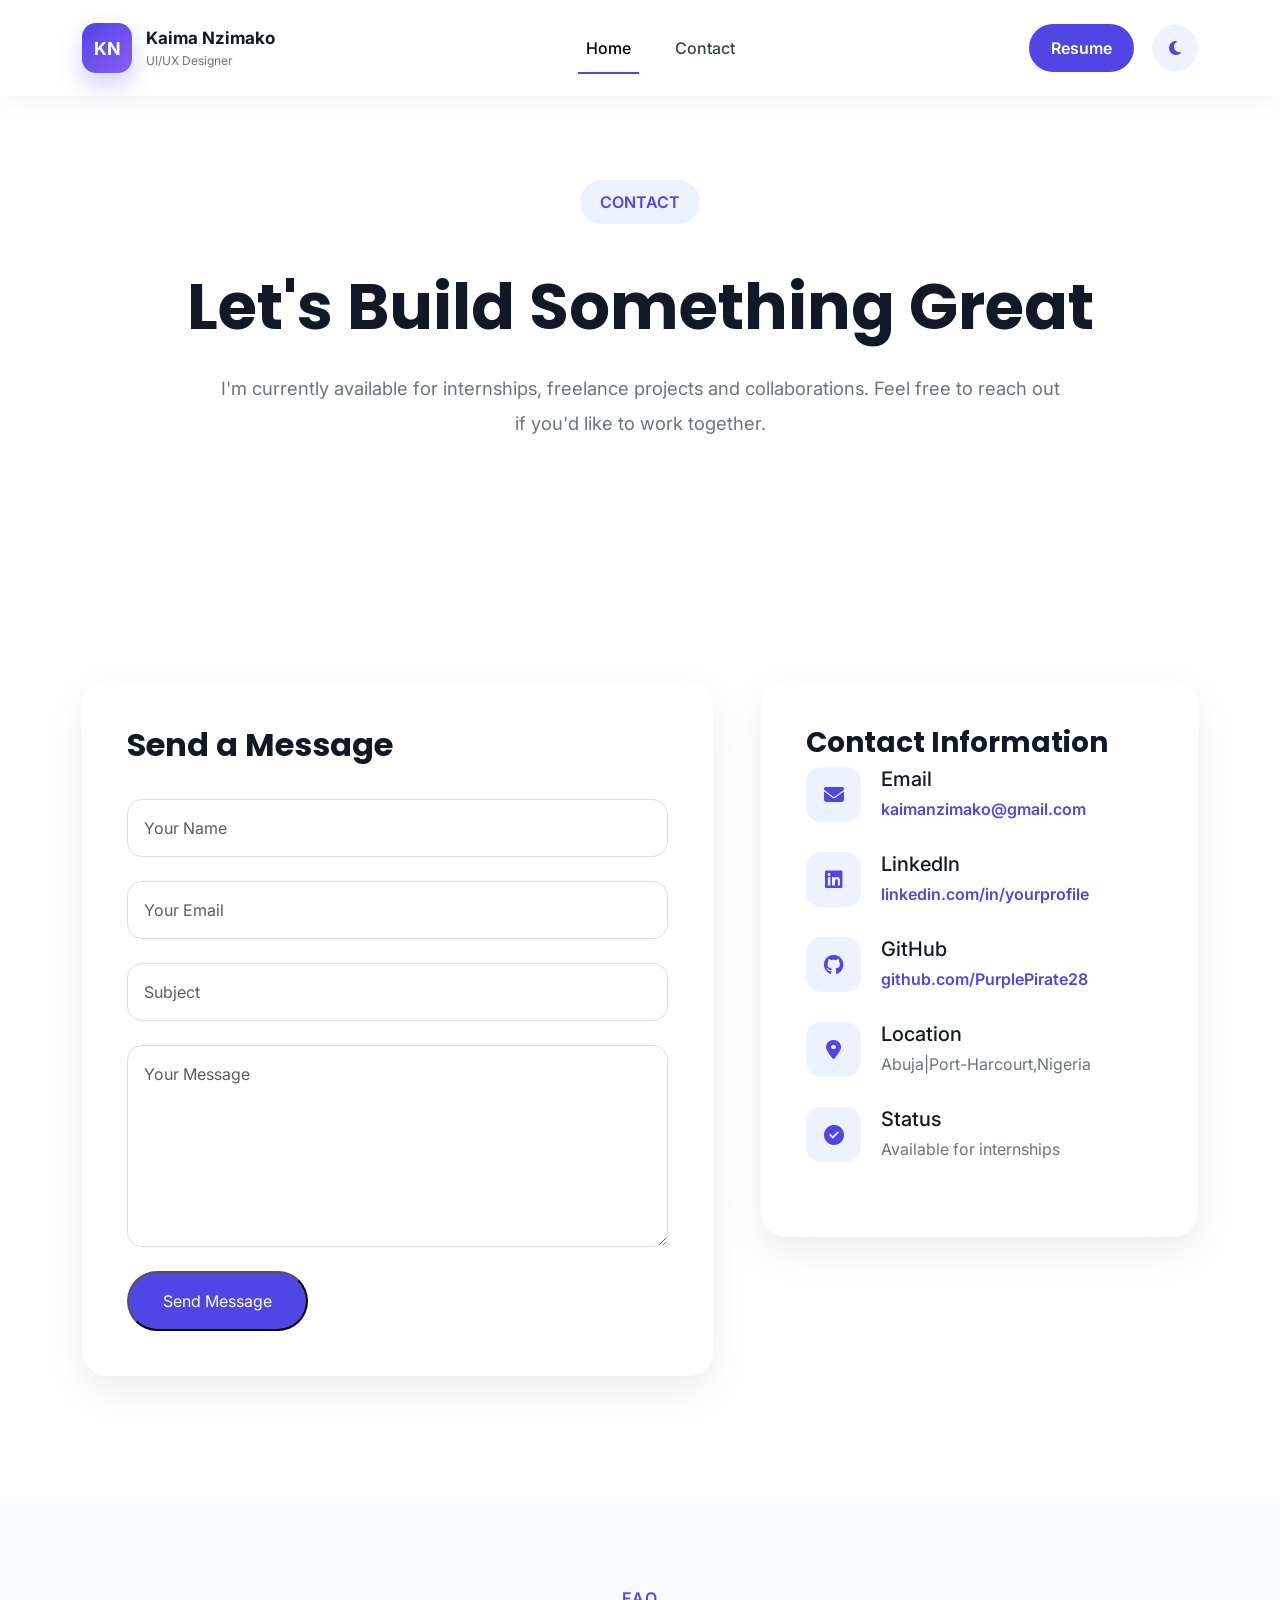
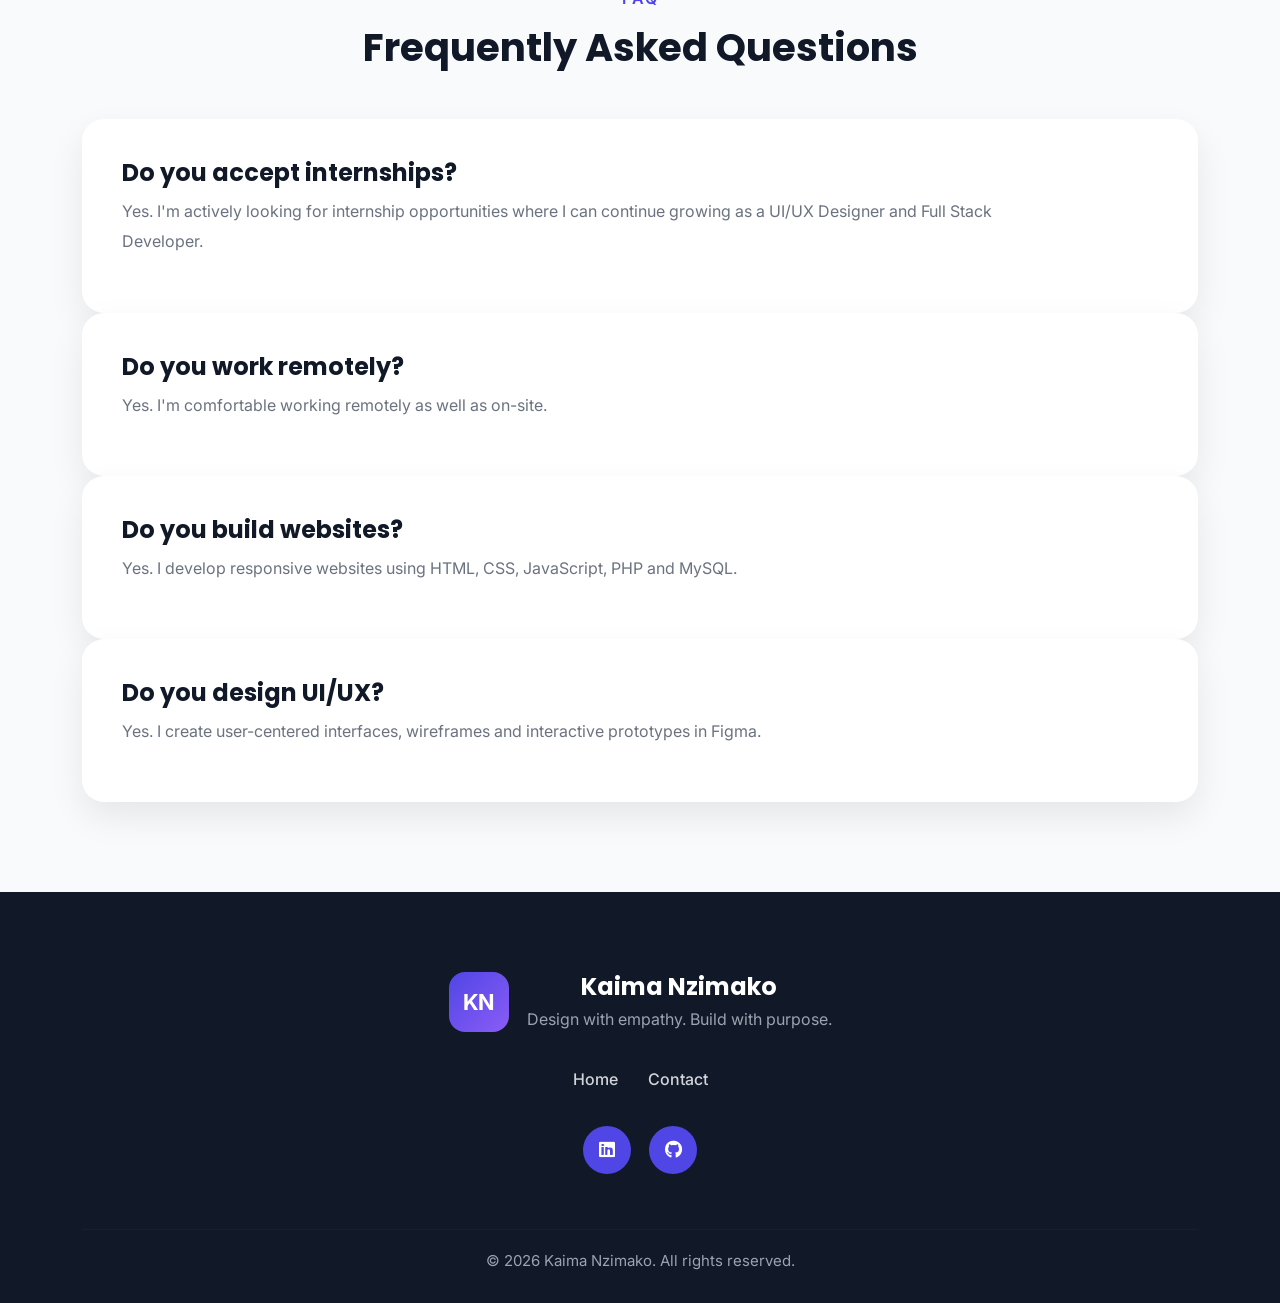
<file: pages/contact.html>
<!DOCTYPE html>
    <html lang="en">
    <head>
        <meta charset="UTF-8">
        <meta name="viewport" content="width=device-width, initial-scale=1.0">

        <title>Kaima Nzimako | UI/UX Designer</title>

        <meta name="description"
            content="Portfolio of Kaima Nzimako, UI/UX Designer and Full Stack Developer.">

        <!-- Google Fonts -->
        <link rel="preconnect" href="https://fonts.googleapis.com">
        <link rel="preconnect" href="https://fonts.gstatic.com" crossorigin>

        <link href="https://fonts.googleapis.com/css2?family=Poppins:wght@400;500;600;700&family=Inter:wght@400;500;600&display=swap"
            rel="stylesheet">

        <!-- Bootstrap -->
        <link href="https://cdn.jsdelivr.net/npm/bootstrap@5.3.3/dist/css/bootstrap.min.css"
            rel="stylesheet">

        <!-- Font Awesome -->
        <link rel="stylesheet"
            href="https://cdnjs.cloudflare.com/ajax/libs/font-awesome/6.5.2/css/all.min.css">

            <!-- AOS Animation -->

            <link rel="stylesheet"      
            href="https://unpkg.com/aos@2.3.4/dist/aos.css">

        <!-- Your CSS -->
        <link rel="stylesheet" href="../assets/css/style.css">
        <link rel="stylesheet" href="../assets/css/case-study.css">
        <link rel="stylesheet" href="../assets/css/responsive.css">
    </head>

    <body>

        <!-- ================= NAVBAR ================= -->
    <nav class="navbar navbar-expand-lg fixed-top custom-navbar">

        <div class="container">

            <a class="navbar-brand logo" href="../index.html">

                <div class="logo-icon">
                    KN
                </div>

                <div class="logo-text">
                    <span>Kaima Nzimako</span>
                    <small>UI/UX Designer</small>
                </div>

            </a>

            <button
                class="navbar-toggler"
                type="button"
                data-bs-toggle="collapse"
                data-bs-target="#navbarMenu"
                aria-controls="navbarMenu"
                aria-expanded="false"
                aria-label="Toggle navigation">

                <i class="fa-solid fa-bars"></i>

            </button>

            <div class="collapse navbar-collapse" id="navbarMenu">

                <ul class="navbar-nav mx-auto">

                    <li class="nav-item">
                        <a class="nav-link active" href="../index.html">Home</a>
                    </li>

                  

                    <li class="nav-item">
                        <a class="nav-link" href="../pages/contact.html">Contact</a>
                    </li>

                </ul>

                <div class="nav-actions">

                    <a
                        href="../resume/kaima_nzimako_resume.pdf"
                        class="resume-btn"
                        download>

                        Resume

                    </a>

                    <button id="themeToggle" class="theme-btn">

                        <i class="fa-solid fa-moon"></i>

                    </button>

                </div>

            </div>

        </div>

    </nav>
      <section class="case-hero" data-aos="fade-up">

    <div class="container text-center">

        <span class="case-tag">
            CONTACT
        </span>

        <h1>
            Let's Build Something Great
        </h1>

        <p class="case-intro mx-auto">

            I'm currently available for internships, freelance projects and collaborations. Feel free to reach out if you'd like to work together.

        </p>

    </div>

</section>
 <section class="contact-section">

<div class="container">

<div class="row g-5">

<div class="col-lg-7">

<div class="contact-card">

<h2>Send a Message</h2>

<form action="https://formsubmit.co/kaimanzimako@gmail.com" method="POST">

<div class="mb-4">

<input
type="text"
class="form-control"
placeholder="Your Name">

</div>

<div class="mb-4">

<input
type="email"
class="form-control"
placeholder="Your Email">

</div>

<div class="mb-4">

<input
type="text"
class="form-control"
placeholder="Subject">

</div>

<div class="mb-4">
<textarea
class="form-control"
rows="7"
placeholder="Your Message"></textarea>
</div>

<input type="hidden" name="_captcha" value="false">
<button class="btn-primary-custom">
Send Message
</button>
</form>
</div>
</div>

<div class="col-lg-5">

<div class="contact-info">

<h3>Contact Information</h3>

<div class="info-box">

<i class="fa-solid fa-envelope"></i>

<div>

<h5>Email</h5>
<a href="mailto:kaimanzimako@gmail.com">kaimanzimako@gmail.com</a>

</div>

</div>

<div class="info-box">

<i class="fa-brands fa-linkedin"></i>

<div>

<h5>LinkedIn</h5>

<a href="https://www.linkedin.com/in/kachisicho-nzimako-9781a5349?utm_source=share_via&utm_content=profile&utm_medium=member_ios" target="_blank">linkedin.com/in/yourprofile</a>

</div>

</div>

<div class="info-box">

<i class="fa-brands fa-github"></i>

<div>

<h5>GitHub</h5>

<a href="https://github.com/PurplePirate28" target="_blank">github.com/PurplePirate28</a>

</div>

</div>

<div class="info-box">

<i class="fa-solid fa-location-dot"></i>

<div>

<h5>Location</h5>

<p>Abuja|Port-Harcourt,Nigeria</p>

</div>

</div>

<div class="info-box">

<i class="fa-solid fa-circle-check"></i>

<div>

<h5>Status</h5>

<p>Available for internships</p>

</div>

</div>

</div>

</section>

<section class="case-section light">

<div class="container">

<div class="section-heading text-center">

<span class="section-tag">

FAQ

</span>

<h2>

Frequently Asked Questions

</h2>

</div>

<div class="feature-grid mt-5">

<div class="feature-card">

<h4>Do you accept internships?</h4>

<p>

Yes. I'm actively looking for internship opportunities where I can continue growing as a UI/UX Designer and Full Stack Developer.

</p>

</div>

<div class="feature-card">

<h4>Do you work remotely?</h4>

<p>

Yes. I'm comfortable working remotely as well as on-site.

</p>

</div>

<div class="feature-card">

<h4>Do you build websites?</h4>

<p>

Yes. I develop responsive websites using HTML, CSS, JavaScript, PHP and MySQL.

</p>

</div>

<div class="feature-card">

<h4>Do you design UI/UX?</h4>

<p>

Yes. I create user-centered interfaces, wireframes and interactive prototypes in Figma.

</p>

</div>

</div>

</div>

</section>
        <!-- ================= FOOTER ================= -->

    <footer class="footer" data-aos="fade-up">

        <div class="container">

            <div class="footer-logo">

                <div class="logo-box">
                    KN
                </div>

                <div>
                    <h4>Kaima Nzimako</h4>
                    <p>Design with empathy. Build with purpose.</p>
                </div>

            </div>

            <div class="footer-links">
                <a href="../index.html">Home</a>
                <a href="../pages/contact.html">Contact</a>

            </div>

            <div class="footer-socials">

                <a href="https://www.linkedin.com/in/kachisicho-nzimako-9781a5349?utm_source=share_via&utm_content=profile&utm_medium=member_ios">
                    <i class="fab fa-linkedin"></i>
                </a>

                <a href="https://github.com/PurplePirate28">
                    <i class="fab fa-github"></i>
                </a>

            </div>
            <hr>
            <p class="copyright">
                © 2026 Kaima Nzimako. All rights reserved.
            </p>

        </div>

    </footer>

            <button id="backToTop">
                <i class="fa-solid fa-arrow-up"></i>
            </button>
    
        <!-- Bootstrap -->

        <script src="https://cdn.jsdelivr.net/npm/bootstrap@5.3.3/dist/js/bootstrap.bundle.min.js"></script>

        <!-- JavaScript -->
    <script src="https://unpkg.com/aos@2.3.4/dist/aos.js"></script>

    <script>
    AOS.init({

        duration:900,

        once:true,

        offset:100

    });

    </script>

    <script src="../assets/js/app.js"></script>
    </body>
    </html>
</file>
<file: assets/css/style.css>
/* =========================
   GOOGLE FONTS & VARIABLES
========================= */

:root{
    --primary:#4F46E5;
    --secondary:#8B5CF6;
    --dark:#111827;
    --white:#ffffff;
    --gray:#6B7280;
    --light:#F9FAFB;
    --shadow:0 15px 35px rgba(0,0,0,.08);
    --radius:18px;
}

*{
    margin:0;
    padding:0;
    box-sizing:border-box;
}

html{
    scroll-behavior:smooth;
}

body{
    font-family:'Inter',sans-serif;
    background:var(--white);
    color:var(--dark);
}

h1,h2,h3,h4{
    font-family:'Poppins',sans-serif;
    font-weight:700;
}

a{
    text-decoration:none;
}

/* =========================
   NAVBAR
========================= */

.custom-navbar{
    background:rgba(255,255,255,.92);
    backdrop-filter:blur(16px);
    padding:18px 0;
    transition:.35s;
    box-shadow:0 6px 25px rgba(0,0,0,.05);
}

.navbar-scrolled{
    padding:12px 0;
    background:rgba(255,255,255,.96);
}

.logo{
    display:flex;
    align-items:center;
    gap:14px;
    text-decoration:none;
}

.logo-icon{
    width:50px;
    height:50px;
    border-radius:14px;
    background:linear-gradient(135deg,#4F46E5,#8B5CF6);
    display:flex;
    align-items:center;
    justify-content:center;
    color:#fff;
    font-weight:700;
    font-size:18px;
    box-shadow:0 12px 24px rgba(79,70,229,.25);
}

.logo-text{
    display:flex;
    flex-direction:column;
}

.logo-text span{
    font-weight:700;
    color:#111827;
    font-size:17px;
}

.logo-text small{
    color:#6B7280;
    font-size:12px;
}

.nav-link{
    color:#374151;
    margin:0 14px;
    font-weight:500;
    position:relative;
    transition:.3s;
}

.nav-link::after{
    content:"";
    position:absolute;
    left:0;
    bottom:-6px;
    width:0;
    height:2px;
    background:#4F46E5;
    transition:.3s;
}

.nav-link:hover::after,
.nav-link.active::after{
    width:100%;
}

.nav-link:hover,
.nav-link.active{
    color:#4F46E5;
}

.nav-actions{
    display:flex;
    align-items:center;
    gap:18px;
}

.resume-btn{
    background:#4F46E5;
    color:#fff;
    padding:12px 22px;
    border-radius:50px;
    font-weight:600;
    transition:.3s;
}

.resume-btn:hover{
    background:#4338CA;
    color:#fff;
}

.theme-btn{
    width:46px;
    height:46px;
    border:none;
    border-radius:50%;
    background:#EEF2FF;
    color:#4F46E5;
    cursor:pointer;
    transition:.3s;
}

.theme-btn:hover{
    transform:rotate(20deg);
}

/* =========================
   HERO
========================= */
/* =========================
   PREMIUM HERO
========================= */

.hero{
    padding:180px 0 120px;
}

.hero-badge{
    display:inline-block;
    padding:10px 20px;
    border-radius:50px;
    background:#EEF2FF;
    color:var(--primary);
    font-weight:600;
    margin-bottom:30px;
}

.hero h1{
    font-size:4.5rem;
    line-height:1.1;
    margin-bottom:30px;
    max-width:650px;
}

.hero h1 span{
    color:var(--primary);
}

.hero p{
    font-size:1.15rem;
    color:var(--gray);
    line-height:1.9;
    max-width:560px;
    margin-bottom:45px;
}

.hero-buttons{
    display:flex;
    gap:20px;
    flex-wrap:wrap;
}

.hero-stats{
    display:flex;
    gap:60px;
    margin-top:70px;
}

.hero-stats h3{
    color:var(--primary);
    font-size:2rem;
    margin-bottom:5px;
}

.hero-stats span{
    color:var(--gray);
}

.hero-image-wrapper{
    position:relative;
    display:flex;
    justify-content:center;
    align-items:center;
}

.hero-image{
    width:100%;
    max-width:470px;
    border-radius:30px;
    box-shadow:0 25px 60px rgba(0,0,0,.12);
}

.floating-card{
    position:absolute;
    background:white;
    padding:15px 20px;
    border-radius:16px;
    box-shadow:0 20px 45px rgba(0,0,0,.10);
    font-weight:600;
    display:flex;
    align-items:center;
    gap:10px;
}

.floating-card i{
    color:var(--primary);
}

.figma{
    top:8%;
    left:-5%;
}

.code{
    bottom:10%;
    right:-5%;
}

.btn-primary-custom{
    background:var(--primary);
    color:white;
    padding:16px 34px;
    border-radius:50px;
    transition:.3s;
}

.btn-primary-custom:hover{
    transform:translateY(-4px);
    box-shadow:0 18px 35px rgba(79,70,229,.35);
}

.btn-secondary-custom{
    border:2px solid var(--primary);
    color:var(--primary);
    padding:16px 34px;
    border-radius:50px;
    transition:.3s;
}

.btn-secondary-custom:hover{
    transform:translateY(-4px);
}
  /* ==========================
   PROJECT DEMO
========================== */

.project-demo{

    padding:100px 0;

}

.demo-card{

    max-width:900px;
    width:100%;
    margin:0 auto;
    background:linear-gradient(135deg,#4F46E5,#8B5CF6);
    border-radius:30px;
    padding:70px 50px;
    text-align:center;
    color:white;
    box-shadow:0 25px 60px rgba(79,70,229,.25);

}

.demo-card h2{

    margin:18px 0;

    font-size:2.6rem;

}

.demo-card p{

    max-width:650px;

    margin:20px auto;

    line-height:1.8;

    opacity:.95;

}

.demo-buttons{

    display:flex;
    justify-content:center;
    gap:20px;
    align-items:center;

    flex-wrap:wrap;

}

.demo-card .btn-primary-custom{

    background:white;

    color:#4F46E5;

}

.demo-card .btn-primary-custom:hover{

    background:#EEF2FF;

}

.demo-card .btn-secondary-custom{

    border:2px solid white;

    color:white;

}

.demo-card .btn-secondary-custom:hover{

    background:white;

    color:#4F46E5;

}
/* =========================
   DARK MODE
========================= */
.dark-mode{
    background:#111827;
    color:#fff;
}

.dark-mode .custom-navbar{
    background:rgba(17,24,39,.94);
}

.dark-mode .logo-text span{
    color:#fff;
}

.dark-mode .nav-link{
    color:#E5E7EB;
}

.dark-mode .nav-link:hover,
.dark-mode .nav-link.active{
    color:#A5B4FC;
}

.dark-mode .theme-btn{
    background:#374151;
    color:#fff;
}
.dark-mode .hero-badge{
    background:#1E293B;
}

.dark-mode .floating-card{
    background:#1F2937;
    color:white;
}

.dark-mode .hero p{
    color:#D1D5DB;
}

.dark-mode .hero-stats span{
    color:#CBD5E1;
}
.dark-mode .featured-card{
    background:#1F2937;
}

.dark-mode .project-tags span{
    background:#374151;
    color:white;
}

.dark-mode .project-details p{
    color:#CBD5E1;
}

.dark-mode .project-label{
    background:#312E81;
}
.dark-mode .about-preview,
.dark-mode .featured-projects,
.dark-mode .skills-section,
.dark-mode .why-me,
.dark-mode .featured-case-study,
.dark-mode .process-section,
.dark-mode .tools-section,
.dark-mode .journey{
    background:#111827;
}

.dark-mode .about-preview p,
.dark-mode .process-card p,
.dark-mode .why-card p,
.dark-mode .case-study-card p,
.dark-mode .section-heading p,
.dark-mode .timeline-content p{
    color:#D1D5DB;
}

.dark-mode .process-card,
.dark-mode .why-card,
.dark-mode .tools-card,
.dark-mode .case-study-card,
.dark-mode .timeline-content,
.dark-mode .experience-card{
    background:#1F2937;
}

.dark-mode h1,
.dark-mode h2,
.dark-mode h3,
.dark-mode h4,
.dark-mode h5,
.dark-mode h6{
    color:white;
}
.dark-mode .meta-card{
    background:#1F2937;
}

.dark-mode .meta-card small{
    color:#CBD5E1;
}
.dark-mode .case-overview{
    background:#111827;
}

.dark-mode .overview-card{
    background:#1F2937;
}

.dark-mode .overview-card p{
    color:#CBD5E1;
}
.dark-mode .role-card{
    background:#1F2937;
}

.dark-mode .role-card p{
    color:#CBD5E1;
}

.dark-mode .role-grid div{
    background:#374151;
    color:#fff;
}
 .dark-mode .tech-stack{
    background:#111827;
}

.dark-mode .tech-card{
    background:#1F2937;
}

.dark-mode .tech-card p{
    color:#CBD5E1;
}
.dark-mode .gallery-item p{
    color:#CBD5E1;
}

/* ===========================
   PROJECT GALLERY
=========================== */

.project-gallery{
    padding:120px 0;
}

.gallery-item{
    margin-bottom:90px;
}

.gallery-image{
    width:100%;
    border-radius:22px;
    box-shadow:0 20px 50px rgba(0,0,0,.12);
    transition:.4s;
}

.gallery-image:hover{
    transform:scale(1.03);
}

.gallery-item h3{
    margin-bottom:20px;
}

.gallery-item p{
    color:var(--gray);
    line-height:1.9;
}
 /*=========================
DESIGN DECISIONS
=========================*/

.decision-grid{
    display:grid;
    grid-template-columns:repeat(2,1fr);
    gap:30px;
    margin-top:60px;
}

.decision-card{
    background:#fff;
    padding:40px;
    border-radius:22px;
    box-shadow:0 15px 40px rgba(0,0,0,.06);
    transition:.35s;
}

.decision-card:hover{
    transform:translateY(-10px);
}

.decision-card h3{
    margin-bottom:18px;
}

.decision-card p{
    color:var(--gray);
    line-height:1.8;
}
/* ===========================
   PROJECT OVERVIEW
=========================== */

.case-overview{
    padding:120px 0;
    background:var(--light);
}

.overview-card{
    background:#fff;
    padding:40px;
    border-radius:24px;
    height:100%;
    box-shadow:0 15px 40px rgba(0,0,0,.08);
    transition:.35s;
}

.overview-card:hover{
    transform:translateY(-8px);
}

.overview-icon{
    width:70px;
    height:70px;
    border-radius:18px;
    background:linear-gradient(135deg,#4F46E5,#8B5CF6);
    display:flex;
    align-items:center;
    justify-content:center;
    color:#fff;
    font-size:28px;
    margin-bottom:25px;
}

.overview-card h3{
    margin-bottom:18px;
}

.overview-card p{
    color:var(--gray);
    line-height:1.8;
}
/* ===========================
   OBJECTIVES & ROLE
=========================== */

.project-details{
    padding:120px 0;
}

.check-list{
    list-style:none;
    padding:0;
    margin-top:35px;
}

.check-list li{
    display:flex;
    align-items:center;
    gap:15px;
    margin-bottom:20px;
    font-size:18px;
}

.check-list i{
    color:var(--primary);
    font-size:22px;
}

.role-card{
    background:#fff;
    padding:45px;
    border-radius:24px;
    box-shadow:0 18px 45px rgba(0,0,0,.08);
}

.role-card p{
    color:var(--gray);
    margin:25px 0;
    line-height:1.8;
}

.role-grid{
    display:grid;
    grid-template-columns:repeat(2,1fr);
    gap:20px;
}

.role-grid div{
    background:#EEF2FF;
    padding:18px;
    border-radius:16px;
    font-weight:600;
    display:flex;
    align-items:center;
    gap:12px;
}

.role-grid i{
    color:var(--primary);
}
/* ===========================
   TECH STACK
=========================== */

.tech-stack{
    padding:120px 0;
    background:#F8FAFC;
}

.tech-card{
    background:#fff;
    padding:40px 30px;
    text-align:center;
    border-radius:24px;
    box-shadow:0 15px 35px rgba(0,0,0,.08);
    transition:.35s;
    height:100%;
}

.tech-card:hover{
    transform:translateY(-10px);
}

.tech-card i{
    font-size:55px;
    color:var(--primary);
    margin-bottom:25px;
}

.tech-card h4{
    margin-bottom:15px;
}

.tech-card p{
    color:var(--gray);
    line-height:1.8;
}
/* ==========================
   TOOLS SECTION
========================== */

.tools-section{
    padding:60px 0;
    background:#fafafa;
}

.tools-title{
    text-align:center;
    color:#6B7280;
    font-size:15px;
    margin-bottom:30px;
    letter-spacing:1px;
    text-transform:uppercase;
}

.tools-wrapper{
    display:flex;
    justify-content:center;
    flex-wrap:wrap;
    gap:18px;
}

.tools-wrapper span{
    padding:12px 26px;
    background:white;
    border-radius:50px;
    box-shadow:0 8px 20px rgba(0,0,0,.05);
    font-weight:600;
    transition:.3s;
}

.tools-wrapper span:hover{
    transform:translateY(-5px);
    background:var(--primary);
    color:white;
}

/* ===========================
   WHAT I DO
=========================== */

.what-i-do{
    padding:120px 0;
    background:#F8FAFC;
}

.section-heading{
    max-width:700px;
    margin:auto;
}

.section-tag{
    color:var(--primary);
    font-weight:600;
    letter-spacing:2px;
}

.section-heading h2{
    font-size:3rem;
    margin:15px 0;
}

.section-heading p{
    color:var(--gray);
    line-height:1.8;
}

.service-card{
    background:white;
    padding:45px;
    border-radius:20px;
    box-shadow:0 15px 40px rgba(0,0,0,.06);
    transition:.35s;
    height:100%;
}

.service-card:hover{
    transform:translateY(-12px) scale(1.02);
}

.service-icon{
    width:70px;
    height:70px;
    border-radius:18px;
    background:#EEF2FF;
    display:flex;
    align-items:center;
    justify-content:center;
    font-size:32px;
    margin-bottom:25px;
}

.service-card h3{
    margin-bottom:15px;
}

.service-card p{
    color:var(--gray);
    margin-bottom:20px;
}

.service-card ul{
    list-style:none;
    padding:0;
}

.service-card li{
    margin-bottom:12px;
    position:relative;
    padding-left:24px;
}

.service-card li::before{
    content:"✓";
    position:absolute;
    left:0;
    color:var(--primary);
    font-weight:bold;
}
/* =========================
   FEATURED PROJECTS
========================= */

.featured-projects{
    padding:120px 0;
}

.projects-grid{
    display:flex;
    flex-direction:column;
    gap:50px;
    margin-top:70px;
}

.featured-card{
    display:grid;
    grid-template-columns:1fr 1fr;
    gap:40px;
    align-items:center;
    background:white;
    border-radius:28px;
    overflow:hidden;
    box-shadow:0 18px 45px rgba(0,0,0,.08);
    transition:.35s;
}

.featured-card:hover{
    transform:translateY(-8px);
}

.featured-card.reverse .project-image{
    order:2;
}

.featured-card.reverse .project-details{
    order:1;
}

.project-image img{
    width:100%;
    height:100%;
    object-fit:cover;
    display:block;
}

.project-details{
    padding:50px;
}

.project-label{
    display:inline-block;
    padding:8px 16px;
    background:#EEF2FF;
    color:var(--primary);
    border-radius:30px;
    font-size:13px;
    font-weight:600;
    margin-bottom:20px;
}

.project-details h3{
    font-size:2rem;
    margin-bottom:20px;
}

.project-details p{
    color:var(--gray);
    line-height:1.8;
    margin-bottom:30px;
}

.project-tags{
    display:flex;
    flex-wrap:wrap;
    gap:12px;
    margin-bottom:35px;
}

.project-tags span{
    background:#F3F4F6;
    padding:10px 16px;
    border-radius:30px;
    font-size:14px;
    font-weight:600;
}

.project-footer{
    display:flex;
    justify-content:space-between;
    align-items:center;
}

.project-btn{
    color:var(--primary);
    font-weight:700;
}

.project-btn:hover{
    color:#4338CA;
}

/* ===========================
   ABOUT PREVIEW
=========================== */

.about-preview{

    padding:120px 0;

}

.about-image-wrapper{

    position:relative;

}

.about-image{

    width:100%;

    border-radius:25px;

    box-shadow:0 20px 45px rgba(0,0,0,.08);

}

.experience-card{

    position:absolute;

    bottom:25px;

    right:-20px;

    background:white;

    padding:25px;

    border-radius:20px;

    text-align:center;

    box-shadow:0 15px 40px rgba(0,0,0,.12);

}

.experience-card h2{

    color:var(--primary);

    margin:0;

    font-size:2.3rem;

}

.experience-card p{

    margin:5px 0 0;

    color:var(--gray);

    font-size:14px;

}

.about-preview h2{

    font-size:2.8rem;

    margin:20px 0;

}

.about-preview p{

    color:var(--gray);

    line-height:1.8;

    margin-bottom:20px;

}

.about-stats{

    display:flex;

    gap:50px;

    margin:40px 0;

}

.about-stats h3{

    color:var(--primary);

    font-size:2rem;

    margin-bottom:5px;

}

.about-stats span{

    color:var(--gray);

}

/* ===========================
   MY PROCESS
=========================== */

.process-section{

    padding:120px 0;

    background:#F9FAFB;

}

.process-card{

    background:white;

    border-radius:20px;

    padding:40px 30px;

    height:100%;

    box-shadow:0 15px 35px rgba(0,0,0,.06);

    transition:.35s;

    position:relative;

    overflow:hidden;

}

.process-card:hover{

    transform:translateY(-12px) scale(1.02);

}

.process-number{

    width:60px;

    height:60px;

    border-radius:18px;

    background:linear-gradient(135deg,#4F46E5,#8B5CF6);

    color:white;

    display:flex;

    align-items:center;

    justify-content:center;

    font-weight:700;

    font-size:22px;

    margin-bottom:25px;

}

.process-card h4{

    margin-bottom:15px;

}

.process-card p{

    color:var(--gray);

    line-height:1.8;

}
/* ===========================
   FEATURED CASE STUDY
=========================== */

.featured-case-study{

    padding:120px 0;

}

.case-study-image{

    width:100%;

    border-radius:24px;

    box-shadow:0 20px 45px rgba(0,0,0,.08);

}

.case-study-card{

    background:white;

    padding:45px;

    border-radius:24px;

    box-shadow:0 15px 40px rgba(0,0,0,.08);

}

.case-meta{

    display:flex;

    justify-content:space-between;

    margin-bottom:25px;

}

.case-meta small{

    color:var(--gray);

    display:block;

    margin-bottom:6px;

}

.case-meta h6{

    font-weight:600;

    margin:0;

}

.case-study-card p{

    color:var(--gray);

    line-height:1.8;

    margin:25px 0;

}

.case-study-card ul{

    list-style:none;

    padding:0;

    margin-bottom:35px;

}

.case-study-card li{

    margin-bottom:12px;

    color:var(--dark);

}
/* ===========================
   SKILLS
=========================== */

.skills-section{

    padding:120px 0;

    background:#F8FAFC;

}

.skill{

    margin-bottom:35px;

}

.skill-title{

    display:flex;

    justify-content:space-between;

    margin-bottom:12px;

    font-weight:600;

}

.skill-bar{

    height:10px;

    background:#E5E7EB;

    border-radius:50px;

    overflow:hidden;

}

.skill-progress{
    width:0;
    height:100%;
    transition:.2s;
    border-radius:50px;
    background:linear-gradient(90deg,#4F46E5,#8B5CF6);
}

.skill-progress.ui{

    width:95%;

}

.skill-progress.ux{

    width:90%;

}

.skill-progress.proto{

    width:90%;

}

.skill-progress.html{

    width:95%;

}

.tools-card{

    background:white;

    border-radius:24px;

    padding:40px;

    box-shadow:0 15px 35px rgba(0,0,0,.08);

}

.tools-card h3{

    margin-bottom:30px;

}

.tool-grid{

    display:flex;

    flex-wrap:wrap;

    gap:15px;

}

.tool-grid span{

    padding:12px 20px;

    background:#EEF2FF;

    color:var(--primary);

    border-radius:40px;

    font-weight:600;

    transition:.3s;

}

.tool-grid span:hover{

    background:var(--primary);

    color:white;

}
/* ===========================
   WHY WORK WITH ME
=========================== */

.why-me{

    padding:120px 0;

    background:#ffffff;

}

.why-card{

    background:#fff;

    padding:40px 35px;

    border-radius:24px;

    text-align:center;

    box-shadow:0 15px 35px rgba(0,0,0,.06);

    transition:.35s;

    height:100%;

}

.why-card:hover{

    transform:translateY(-12px) scale(1.02);

    box-shadow:0 20px 45px rgba(79,70,229,.15);

}

.why-icon{

    width:80px;

    height:80px;

    margin:0 auto 25px;

    border-radius:20px;

    background:linear-gradient(135deg,#4F46E5,#8B5CF6);

    display:flex;

    align-items:center;

    justify-content:center;

    color:white;

    font-size:30px;

}

.why-card h3{

    margin-bottom:15px;

}

.why-card p{

    color:var(--gray);

    line-height:1.8;

}
/* ===========================
   MY JOURNEY
=========================== */

.journey{
    padding:120px 0;
    background:#F8FAFC;
}

.timeline{
    position:relative;
    max-width:900px;
    margin:auto;
}

.timeline::before{
    content:"";
    position:absolute;
    left:90px;
    top:0;
    bottom:0;
    width:4px;
    background:var(--primary);
}

.timeline-item{
    display:flex;
    margin-bottom:50px;
    position:relative;
}

.timeline-year{
    min-width:90px;
    font-weight:700;
    color:var(--primary);
}

.timeline-content{
    background:white;
    padding:30px;
    border-radius:18px;
    margin-left:40px;
    box-shadow:0 15px 35px rgba(0,0,0,.06);
    width:100%;
}

.timeline-content h4{
    margin-bottom:12px;
}

.timeline-content p{
    color:var(--gray);
    line-height:1.7;
}

/* ===========================
   CTA
=========================== */

.cta-section{
    padding:120px 0;
}

.cta-box{
    background:linear-gradient(135deg,#4F46E5,#8B5CF6);
    color:white;
    text-align:center;
    padding:80px 60px;
    border-radius:30px;
    box-shadow:0 20px 50px rgba(79,70,229,.25);
}

.cta-box h2{
    font-size:3rem;
    margin:20px 0;
}

.cta-box p{
    max-width:700px;
    margin:auto;
    line-height:1.8;
    opacity:.95;
}

.cta-buttons{
    display:flex;
    justify-content:center;
    gap:20px;
    margin-top:40px;
}

.cta-box .btn-secondary-custom{
    border:2px solid white;
    color:white;
}

.cta-box .btn-secondary-custom:hover{
    background:white;
    color:#4F46E5;
}
/* ===========================
   FOOTER
=========================== */

.footer{

    background:#111827;

    color:white;

    padding:80px 0 30px;

}

.footer .container{

    display:flex;

    flex-direction:column;

    align-items:center;

    text-align:center;

}

.footer-logo{

    display:flex;

    align-items:center;

    gap:18px;

    margin-bottom:35px;

}

.logo-box{

    width:60px;

    height:60px;

    background:linear-gradient(135deg,#4F46E5,#8B5CF6);

    border-radius:16px;

    display:flex;

    align-items:center;

    justify-content:center;

    font-size:22px;

    font-weight:700;

    color:white;

}

.footer-logo h4{

    margin-bottom:5px;

}

.footer-logo p{

    color:#9CA3AF;

    margin:0;

}

.footer-links{

    display:flex;

    gap:30px;

    margin-bottom:35px;

    flex-wrap:wrap;

}

.footer-links a{

    color:#D1D5DB;

    transition:.3s;

    font-weight:500;

}

.footer-links a:hover{

    color:var(--primary);

}

.footer-socials{

    display:flex;

    gap:18px;

    margin-bottom:35px;

}

.footer-socials a{

    width:48px;

    height:48px;

    border-radius:50%;

    background:#4F46E5;

    display:flex;

    align-items:center;

    justify-content:center;

    color:white;

    font-size:18px;

    transition:.3s;

}

.footer-socials a:hover{

    background:var(--primary);

    transform:translateY(-5px);

}

.footer hr{
    width:100%;
    border-color:rgba(255,255,255,.12);
    margin:20px 0;

}

.copyright{
    color:#9ca3af;
    font-size:15px;
    margin:0;
}
.service-card,
.featured-card,
.process-card,
.why-card,
.case-study-card,
.tools-card,
.timeline-content,
.btn-primary-custom,
.btn-secondary-custom,
.project-btn,
.resume-btn,
.hero-image,
.about-image{
    transition:.35s ease;
}
@keyframes float{

    0%{
        transform:translateY(0);
    }

    50%{
        transform:translateY(-10px);
    }

    100%{
        transform:translateY(0);
    }

}

.floating-card{
    animation:float 4s ease-in-out infinite;
}

.code{
    animation-delay:1.5s;
}
.project-image{
    overflow:hidden;
}

.project-image img{
    transition:.5s;
}

.featured-card:hover img{
    transform:scale(1.08);
}
#backToTop{
    position:fixed;
    bottom:30px;
    right:30px;
    width:55px;
    height:55px;
    border:none;
    border-radius:50%;
    background:var(--primary);
    color:white;
    font-size:20px;
    cursor:pointer;
    display:none;
    box-shadow:0 10px 25px rgba(79,70,229,.3);
    z-index:999;
    transition:.3s;
}

#backToTop:hover{
    transform:translateY(-5px);
}
/* ===========================
   CASE STUDY HERO
=========================== */

.case-hero{
    padding:180px 0 120px;
}

.case-hero h1{
    font-size:4rem;
    margin:20px 0;
}

.case-intro{
    font-size:1.15rem;
    color:var(--gray);
    line-height:1.9;
    margin-bottom:40px;
}

.case-meta{
    display:flex;
    gap:20px;
    flex-wrap:wrap;
}

.meta-card{
    background:white;
    padding:22px;
    border-radius:18px;
    min-width:170px;
    box-shadow:0 15px 35px rgba(0,0,0,.08);
}

.meta-card small{
    color:var(--gray);
    display:block;
    margin-bottom:8px;
}

.meta-card h5{
    margin:0;
    font-weight:700;
}

.case-hero-image{
    border-radius:25px;
    box-shadow:0 25px 60px rgba(0,0,0,.12);
}
/* CONTACT */

.contact-section{
    padding:120px 0;
}

.contact-card,
.contact-info{
    background:#fff;
    padding:45px;
    border-radius:25px;
    box-shadow:0 15px 40px rgba(0,0,0,.08);
}

.contact-card h2{
    margin-bottom:35px;
}

.form-control{
    padding:16px;
    border-radius:15px;
    border:1px solid #ddd;
}

.form-control:focus{
    box-shadow:none;
    border-color:var(--primary);
}

.info-box{
    display:flex;
    gap:20px;
    margin-bottom:30px;
    align-items:flex-start;
}

.info-box i{
    width:55px;
    height:55px;
    border-radius:15px;
    background:#EEF2FF;
    color:var(--primary);
    display:flex;
    align-items:center;
    justify-content:center;
    font-size:20px;
}

.info-box h5{
    margin-bottom:6px;
}

.info-box p{
    color:var(--gray);
    margin:0;
}
.contact-info a{

    color:var(--primary);

    font-weight:600;

    text-decoration:none;

    transition:.3s;

}

.contact-info a:hover{

    color:#4338CA;

    padding-left:6px;

}

.dark-mode .contact-card,
.dark-mode .contact-info{
    background:#1F2937;
}

.dark-mode .form-control{
    background:#111827;
    border-color:#374151;
    color:white;
}

.dark-mode .form-control::placeholder{
    color:#9CA3AF;
}
html,body{
    height:100%;
}
body{
    display:flex;
    flex-direction:column;
    min-height:100vh;
}
footer{
    margin-top:auto;
}
</file>
<file: assets/css/responsive.css>
/* ===========================
   404 PAGE
=========================== */

.error-page{
    min-height:100vh;
    display:flex;
    justify-content:center;
    align-items:center;
    text-align:center;
    padding:40px;
}

.error-page h1{
    font-size:8rem;
    color:var(--primary);
    margin-bottom:10px;
}

.error-page h2{
    font-size:2rem;
    margin-bottom:20px;
}

.error-page p{
    color:var(--gray);
    margin-bottom:35px;
    max-width:500px;
}
</file>
<file: assets/css/case-study.css>
/* =========================
   CASE STUDY HERO
========================= */

.case-hero{
    padding:180px 0 80px;
}

.case-tag{
    display:inline-block;
    padding:10px 20px;
    border-radius:50px;
    background:#EEF2FF;
    color:var(--primary);
    font-weight:600;
    margin-bottom:25px;
}

.case-hero h1{
    font-size:4rem;
    margin-bottom:25px;
}

.case-intro{
    max-width:850px;
    font-size:1.15rem;
    line-height:1.9;
    color:var(--gray);
}

/* =========================
   PROJECT OVERVIEW
========================= */

.project-overview{
    padding-bottom:80px;
}

.overview-grid{
    display:grid;
    grid-template-columns:repeat(4,1fr);
    gap:25px;
}

.overview-grid div{
    background:white;
    padding:30px;
    border-radius:20px;
    box-shadow:0 15px 35px rgba(0,0,0,.08);
}

.overview-grid small{
    color:var(--gray);
    text-transform:uppercase;
    letter-spacing:1px;
}

.overview-grid h5{
    margin-top:12px;
}
/* =========================
   CONTENT SECTIONS
========================= */

.case-section{
    padding:90px 0;
}

.case-section.light{
    background:#F8FAFC;
}

.case-section h2{
    margin-bottom:25px;
    font-size:2.4rem;
}

.case-section p{
    color:var(--gray);
    line-height:1.9;
    max-width:900px;
}
/* =========================
   GALLERY
========================= */

.gallery-grid{
    display:grid;
    grid-template-columns:repeat(auto-fit,minmax(340px,1fr));
    gap:30px;
    margin-top:45px;
}

.gallery-grid img{
    width:100%;
    border-radius:20px;
    overflow:hidden;
    transition:.4s;
    box-shadow:0 20px 45px rgba(0,0,0,.08);
}

.gallery-grid img:hover{
    transform:translateY(-8px) scale(1.02);
}
/* =========================
   FEATURES
========================= */
.feature-card{
    background:#fff;
    padding:40px;
    border-radius:22px;
    transition:.35s;
    box-shadow:0 15px 35px rgba(0,0,0,.08);
}

.feature-card:hover{
    transform:translateY(-8px);
    box-shadow:0 25px 50px rgba(79,70,229,.12);
}

.next-project{
    padding:120px 0;
}

.next-card{
    max-width:750px;
    margin:auto;
    background:linear-gradient(135deg,#4F46E5,#8B5CF6);
    color:white;
    padding:70px;
    border-radius:28px;
    text-align:center;
}

.next-card small{
    letter-spacing:2px;
    opacity:.8;
}

.next-card h2{
    margin:20px 0;
    font-size:3rem;
}

.next-card p{
    max-width:520px;
    margin:0 auto 35px;
    line-height:1.8;
}

.next-card .btn-primary-custom{
    background:white;
    color:#4F46E5;
}
/* =========================
   DARK MODE
========================= */

.dark-mode .case-section.light,
.dark-mode .project-overview{
    background:#111827;
}

.dark-mode .overview-grid div,
.dark-mode .feature-card{
    background:#1F2937;
}

.dark-mode .case-section p,
.dark-mode .case-intro,
.dark-mode .gallery-text,
.dark-mode .overview-grid small{
    color:#CBD5E1;
}

.dark-mode .case-section h2,
.dark-mode .overview-grid h5,
.dark-mode .feature-card h4{
    color:#fff;
}

.dark-mode .gallery-grid img{
    box-shadow:0 15px 40px rgba(0,0,0,.35);
}
/* ==========================
   PROJECT DEMO
========================== */

.project-demo{

    padding:100px 0;

}

.demo-card{

    max-width:900px;
    width:100%;
    margin:0 auto;
    background:linear-gradient(135deg,#4F46E5,#8B5CF6);
    border-radius:30px;
    padding:70px 50px;
    text-align:center;
    color:white;
    box-shadow:0 25px 60px rgba(79,70,229,.25);

}

.demo-card h2{

    margin:18px 0;

    font-size:2.6rem;

}

.demo-card p{

    max-width:650px;

    margin:20px auto;

    line-height:1.8;

    opacity:.95;

}

.demo-buttons{

    display:flex;
    justify-content:center;
    gap:20px;
    align-items:center;

    flex-wrap:wrap;

}

.demo-card .btn-primary-custom{

    background:white;

    color:#4F46E5;

}

.demo-card .btn-primary-custom:hover{

    background:#EEF2FF;

}

.demo-card .btn-secondary-custom{

    border:2px solid white;

    color:white;

}

.demo-card .btn-secondary-custom:hover{

    background:white;

    color:#4F46E5;

}
</file>
